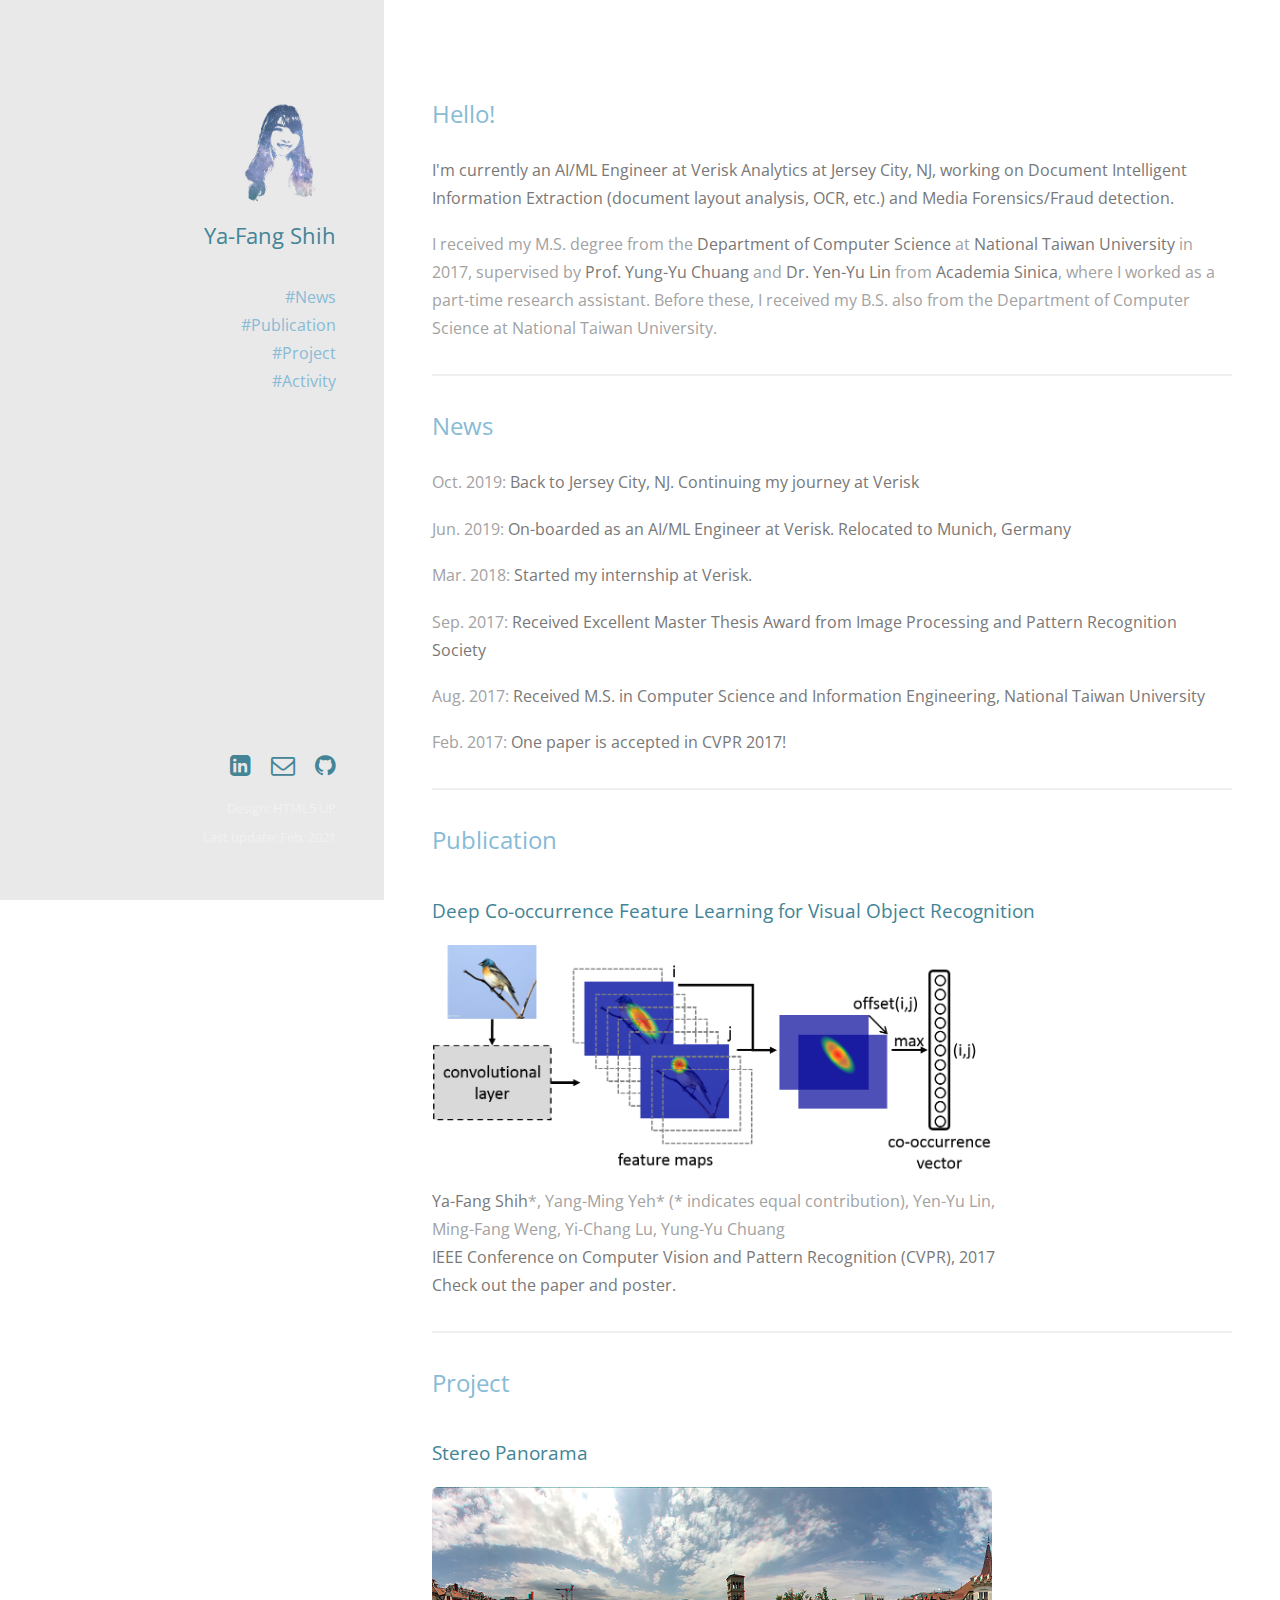
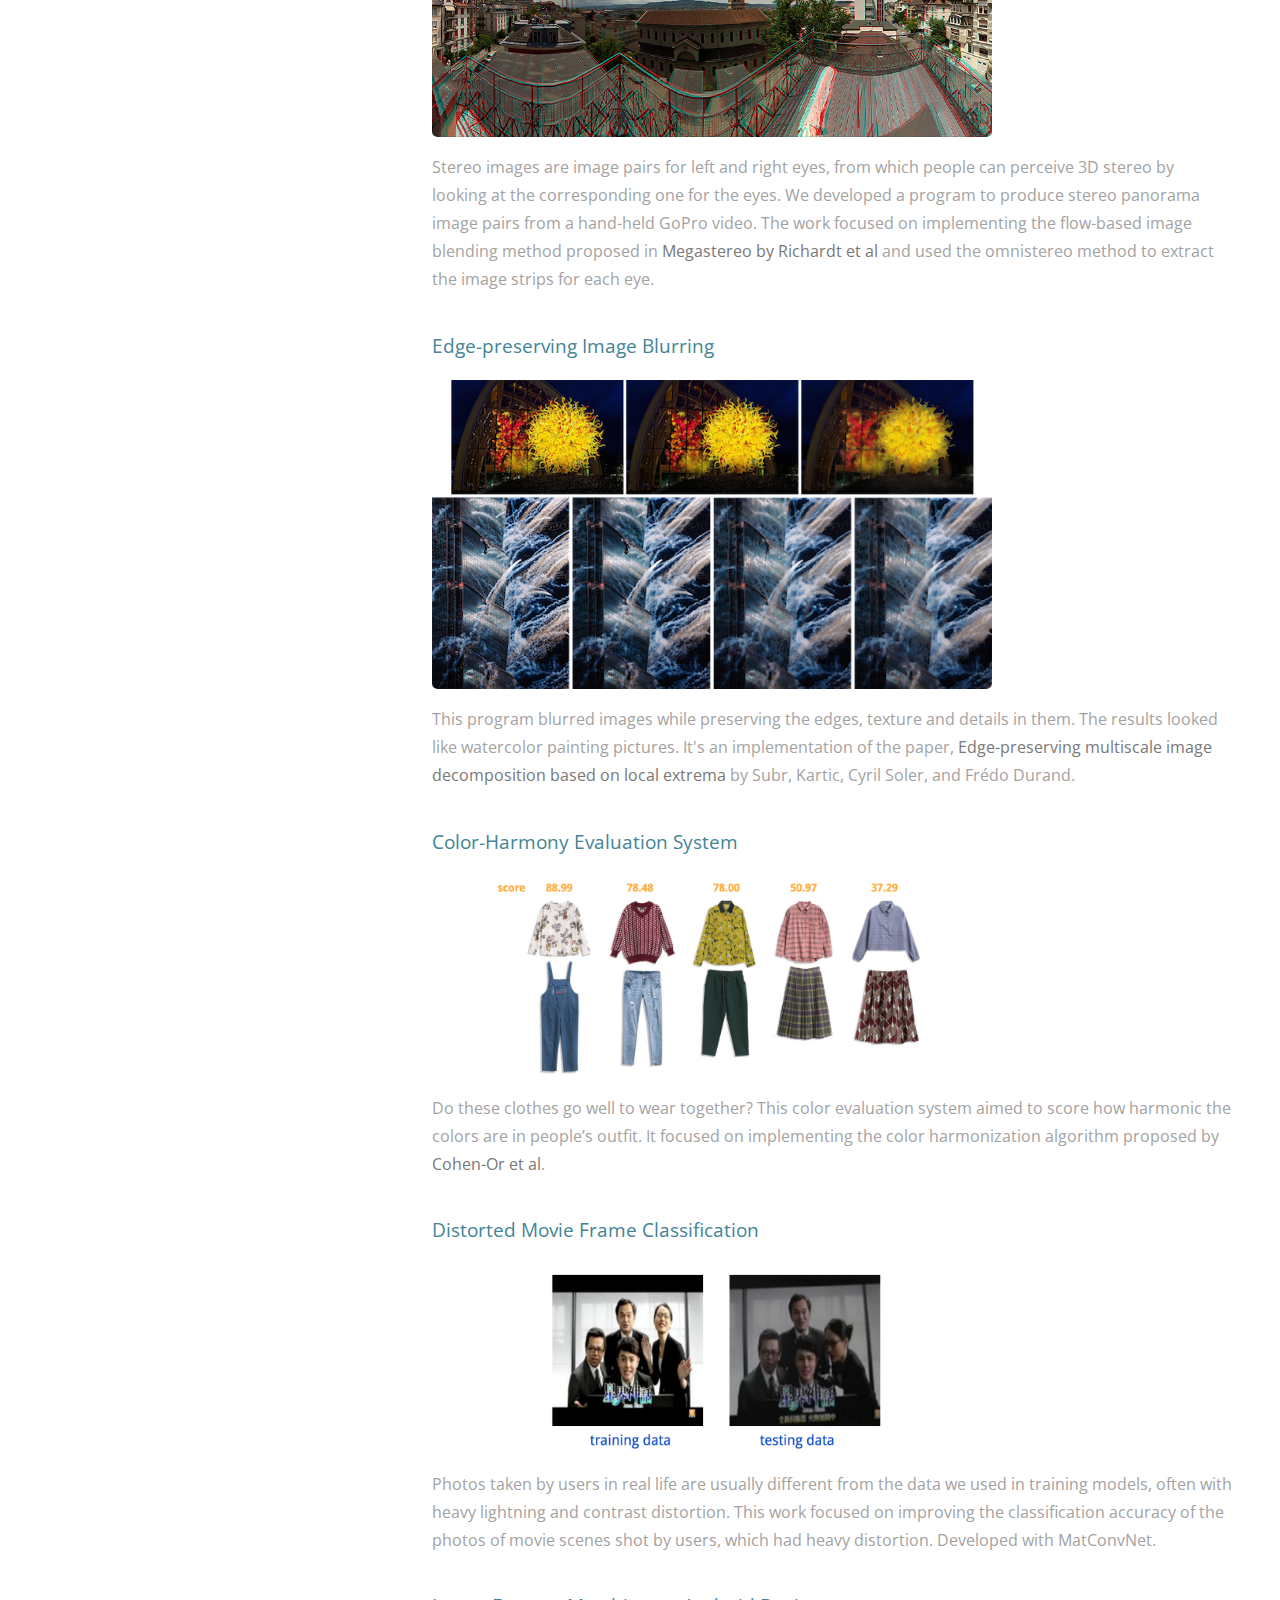
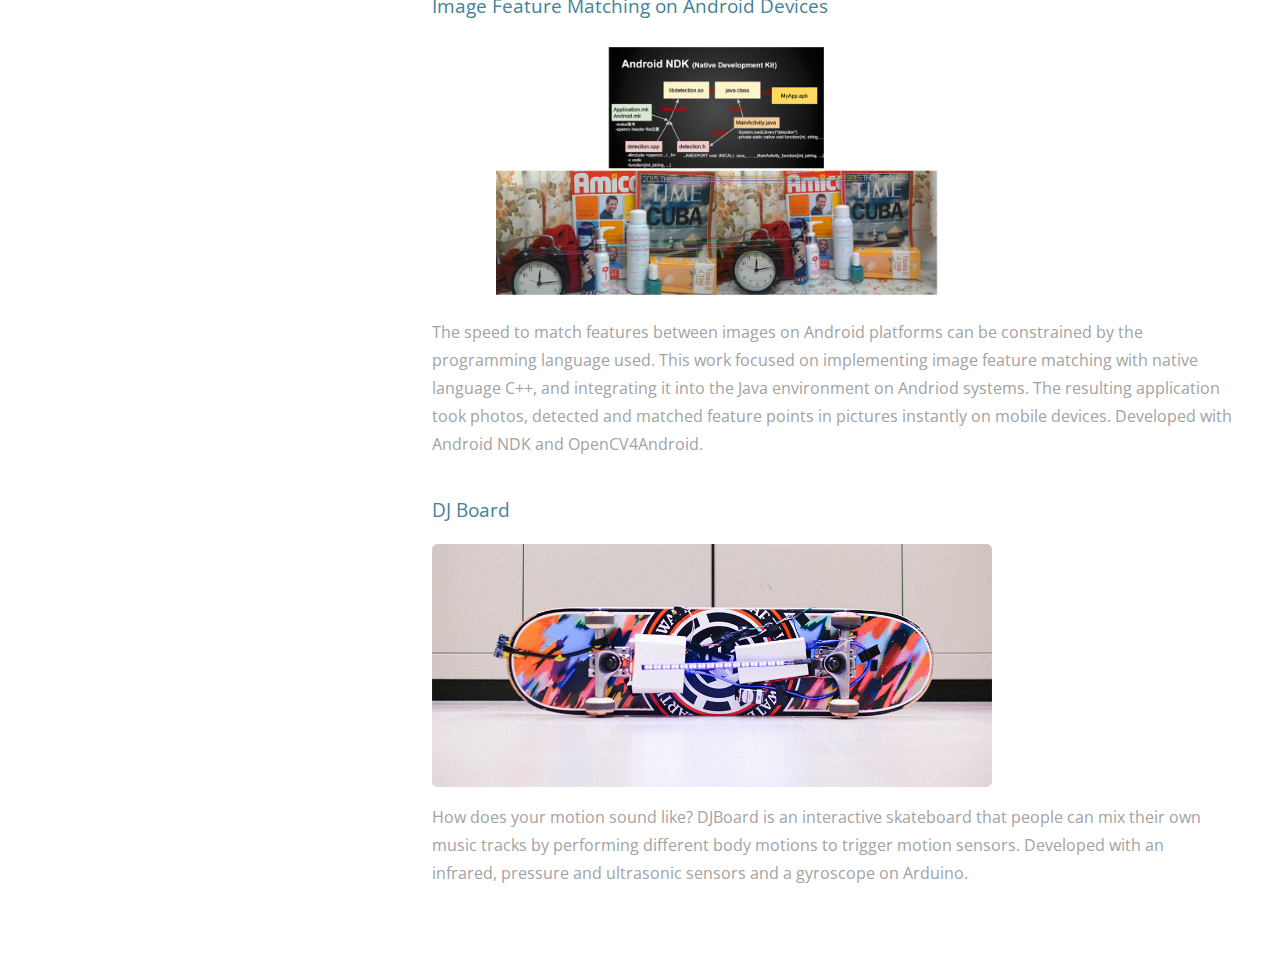
<file: index.html>
<!DOCTYPE HTML>
<!--
	Strata by HTML5 UP
	html5up.net | @ajlkn
	Free for personal and commercial use under the CCA 3.0 license (html5up.net/license)
-->
<html>
	<head>
		<title>Ya-Fang Shih</title>
		<meta charset="utf-8" />
		<meta name="viewport" content="width=device-width, initial-scale=1" />
		<!--[if lte IE 8]><script src="assets/js/ie/html5shiv.js"></script><![endif]-->
		<link rel="stylesheet" href="assets/css/main.css" />
		<link rel="stylesheet" type="text/css" href="https://fonts.googleapis.com/css?family=Lora">
		<link rel="stylesheet" type="text/css" href="https://fonts.googleapis.com/css?family=Open+Sans" />
		<!--[if lte IE 8]><link rel="stylesheet" href="assets/css/ie8.css" /><![endif]-->
	</head>
	<body id="top">

		<!-- Header -->
			<header id="header">
				<div class="inner">
					<a href="index.html#" class="image avatar"><img src="images/logo2.png" alt="" /></a>
					<h1><strong>Ya-Fang Shih</strong></h1>					
					<p><br /><a href="index.html#news">#News</a><br />
						<a href="index.html#publication">#Publication</a><br />
						<a href="index.html#project">#Project</a><br />
						<a href="activity.html">#Activity</a><br />
					</p>
				</div>
			</header>

		<!-- Main -->
			<div id="main">

				<!-- One -->
					<section id="one">
						<header class="major">
							<h4>Hello!</h4>
						</header>
						<p><strong>I'm currently an AI/ML Engineer at Verisk Analytics at Jersey City, NJ, working on Document Intelligent Information Extraction (document layout analysis, OCR, etc.) and Media Forensics/Fraud detection.</strong></p>
						<p>I received my M.S. degree from the <a href="https://www.csie.ntu.edu.tw/">Department of Computer Science</a> at <a href="https://www.ntu.edu.tw/english/index.html">National Taiwan University</a> in 2017, supervised by <a href="https://www.csie.ntu.edu.tw/~cyy/">Prof. Yung-Yu Chuang</a> and <a href="https://www.citi.sinica.edu.tw/pages/yylin/">Dr. Yen-Yu Lin</a> from <a href="https://www.sinica.edu.tw/en">Academia Sinica</a>, where I worked as a part-time research assistant. Before these, I received my B.S. also from the Department of Computer Science at National Taiwan University.</p>
					</section>
					<section id="news">
						<header class="major">
							<h4>News</h4>
						</header>
						<p>Oct. 2019:  <strong>Back to Jersey City, NJ. Continuing my journey at Verisk</strong></p>
						<p>Jun. 2019:  <strong>On-boarded as an AI/ML Engineer at Verisk. Relocated to Munich, Germany</strong></p>
						<p>Mar. 2018:  <strong>Started my internship at Verisk.</strong></p>
						<p>Sep. 2017:  <strong>Received Excellent Master Thesis Award from Image​ ​Processing​ ​and​ ​Pattern​ ​Recognition​ ​Society</strong></p>
						<p>Aug. 2017:  <strong>Received M.S. in Computer Science and Information Engineering, National Taiwan University</strong></p>
						<p>Feb. 2017:  <strong>One paper is accepted in CVPR 2017!</strong></p>
					</section>
					<section id="publication">
						<header class="major">
							<h4>Publication</h4>
						</header>
						<h3>Deep Co-occurrence Feature Learning for Visual Object Recognition</h3><a href="cooc.html"><img src="images/illustration.png"class="image p70" alt="" /></a>
						<p><strong>Ya-Fang Shih</strong>*, Yang-Ming Yeh* (* indicates equal contribution), Yen-Yu Lin,<br /> Ming-Fang Weng, Yi-Chang Lu, Yung-Yu Chuang<br />
						<strong><a href="http://cvpr2017.thecvf.com/">IEEE Conference on Computer Vision and Pattern Recognition (CVPR), 2017</a></strong><br />
						<strong>Check out the <a href="https://openaccess.thecvf.com/content_cvpr_2017/papers/Shih_Deep_Co-Occurrence_Feature_CVPR_2017_paper.pdf">paper</a> and <a href="https://openaccess.thecvf.com/content_cvpr_2017/poster/1676_POSTER.pdf">poster.</a></strong></p>
					</section>
					

				<!-- Two -->
					<section id="project">
						<h4>Project</h4>
						<h3>Stereo Panorama</h3>
						<a href="https://yafangshih.github.io/stereo-pano/"><img src="images/stereopano.png" class="image p70" alt="" /></a>
						<p>Stereo images are image pairs for left and right eyes, from which people can perceive 3D stereo by looking at the corresponding one for the eyes. We developed a program to produce stereo panorama image pairs from a hand-held GoPro video. The work focused on implementing the flow-based image blending method proposed in <a href="http://richardt.name/publications/megastereo/">Megastereo by Richardt et al</a> and used the omnistereo method to extract the image strips for each eye.</p>

						<h3>Edge-preserving Image Blurring</h3>
						<a href="https://github.com/yafangshih/EdgePreserving-Blur"><img src="images/thumbs/edgepreserving.png" class="image p70" alt="" /></a>
						<p>This program blurred images while preserving the edges, texture and details in them. The results looked like watercolor painting pictures. It's an implementation of the paper, <a href="http://maverick.inria.fr/Members/Kartic.Subr/Files/Papers/MultiscaleExtrema.pdf">Edge-preserving multiscale image decomposition based on local extrema</a> by Subr, Kartic, Cyril Soler, and Frédo Durand.</p>

						<h3>Color-Harmony Evaluation System</h3>     
						<img src="images/thumbs/clothes.png" class="image p70" alt="" />
 						<p>Do these clothes go well to wear together? This color evaluation system aimed to score how harmonic the colors are in people’s outfit. It focused on implementing the color harmonization algorithm proposed by <a href="https://igl.ethz.ch/projects/color-harmonization/harmonization.pdf">Cohen-Or et al</a>.</p>

						<h3>Distorted Movie Frame Classification</h3>
						<img src="images/thumbs/dismovie.png" class="image p70" alt="" />
						<p>Photos taken by users in real life are usually different from the data we used in training models, often with heavy lightning and contrast distortion. This work focused on improving the classification accuracy of the photos of movie scenes shot by users, which had heavy distortion. Developed with MatConvNet.</p>

						<h3>Image Feature Matching on Android Devices</h3>
						<img src="images/thumbs/app.png" class="image p70" alt="" />
						<p>The speed to match features between images on Android platforms can be constrained by the programming language used. This work focused on implementing image feature matching with native language C++, and integrating it into the Java environment on Andriod systems. The resulting application took photos, detected and matched feature points in pictures instantly on mobile devices. Developed with Android NDK and OpenCV4Android.</p>

						<h3>DJ Board</h3>
						<a href="http://silviachyou.github.io/DJBoard/"><img src="images/thumbs/dj.png" class="image p70" alt="" /></a>
						<p>How does your motion sound like? DJBoard is an interactive skateboard that people can mix their own music tracks by performing different body motions to trigger motion sensors. Developed with an infrared, pressure and ultrasonic sensors and a gyroscope on Arduino.</p>

						

							<!--<div class="row">
							<article class="12u 12u$(xsmall) work-item">
								<h3>Stereo Panorama <a href="https://yafangshih.github.io/stereo-pano/"> [project page]</a></h3>
								<img src="images/fulls/stereopano.gif" class="image p70" alt="" />
								<p>A program that produces stereo panorama image pairs from a hand-held GoPro video.<br />
								Applied Omnistereo method to extract stereo strips and a flow-based method for image blending.<br /></p>

							</article>
							<article class="12u$ 12u$(xsmall) work-item">
								<h3>Deep Learning Image Classification System</h3>
								<img src="images/thumbs/movie.png" class="image p70" alt="" />

								<p>A system that classifies user-specified images which have heavy lightning and contrast distortion.<br />
								Applied methods that boosted accuracy with 26%. Trained with over 85,000 datas.</p>
							</article>
							<article class="12u 12u$(xsmall) work-item">
								<h3>Image Feature Matching Android App</h3>
								<img src="images/thumbs/androidapp40.png" class="image p70" alt="" />
								
								<p>An Android app that takes photos, detects and matches robust feature points in pictures instantly on mobile devices.<br /> 
									Programmed in C++ and Java. Developed with Android NDK and OpenCV4Android.</p>
							</article>
							<article class="12u$ 12u$(xsmall) work-item">
								<h3>DJ Board <a href="http://silviachyou.github.io/DJBoard/">[project page]</a></h3>
								<img src="images/thumbs/dj.png" class="image p70" alt="" />
								
								<p>A skateboard with Arduino that receives inputs of the user’s body motion to trigger different types of music effects.<br />
									Developed with an infrared sensor, pressure and ultrasonic sensors and a gyroscope on Arduino.</p>
									
							</article>
						
						</div>-->
<!--						<ul class="actions">
							<li><a href="#" class="button">Full Portfolio</a></li>
						</ul>
-->



			</div>

		<!-- Footer -->
			<footer id="footer">
				<div class="inner">
					<ul class="icons">
						<li><a href="https://www.linkedin.com/in/yafangshih/"> <i class="icon fa-linkedin-square" aria-hidden="true"></i></a></li>
						<li><a href="mailto:yfshih.tw@gmail.com" class="icon fa-envelope-o"><span class="label">Email</span></a></li>
						<li><a href="https://github.com/yafangshih" class="icon fa-github"><span class="label">github</span></a></li>						
						
					</ul>
					<ul class="copyright">
						<!--<li>&copy; Ya Fang Shih</li><li>Design: <a href="http://html5up.net">HTML5 UP</a></li>-->
						<li>Design: <a href="http://html5up.net">HTML5 UP</a></li>
						<li>Last update: Feb, 2021</li>
					</ul>
				</div>
			</footer>

		<!-- Scripts -->
			<script src="assets/js/jquery.min.js"></script>
			<script src="assets/js/jquery.poptrox.min.js"></script>
			<script src="assets/js/skel.min.js"></script>
			<script src="assets/js/util.js"></script>
			<!--[if lte IE 8]><script src="assets/js/ie/respond.min.js"></script><![endif]-->
			<script src="assets/js/main.js"></script>
			<script>
  (function(i,s,o,g,r,a,m){i['GoogleAnalyticsObject']=r;i[r]=i[r]||function(){
  (i[r].q=i[r].q||[]).push(arguments)},i[r].l=1*new Date();a=s.createElement(o),
  m=s.getElementsByTagName(o)[0];a.async=1;a.src=g;m.parentNode.insertBefore(a,m)
  })(window,document,'script','https://www.google-analytics.com/analytics.js','ga');

  ga('create', 'UA-55034971-2', 'auto');
  ga('send', 'pageview');

</script>
	</body>
</html>
</file>
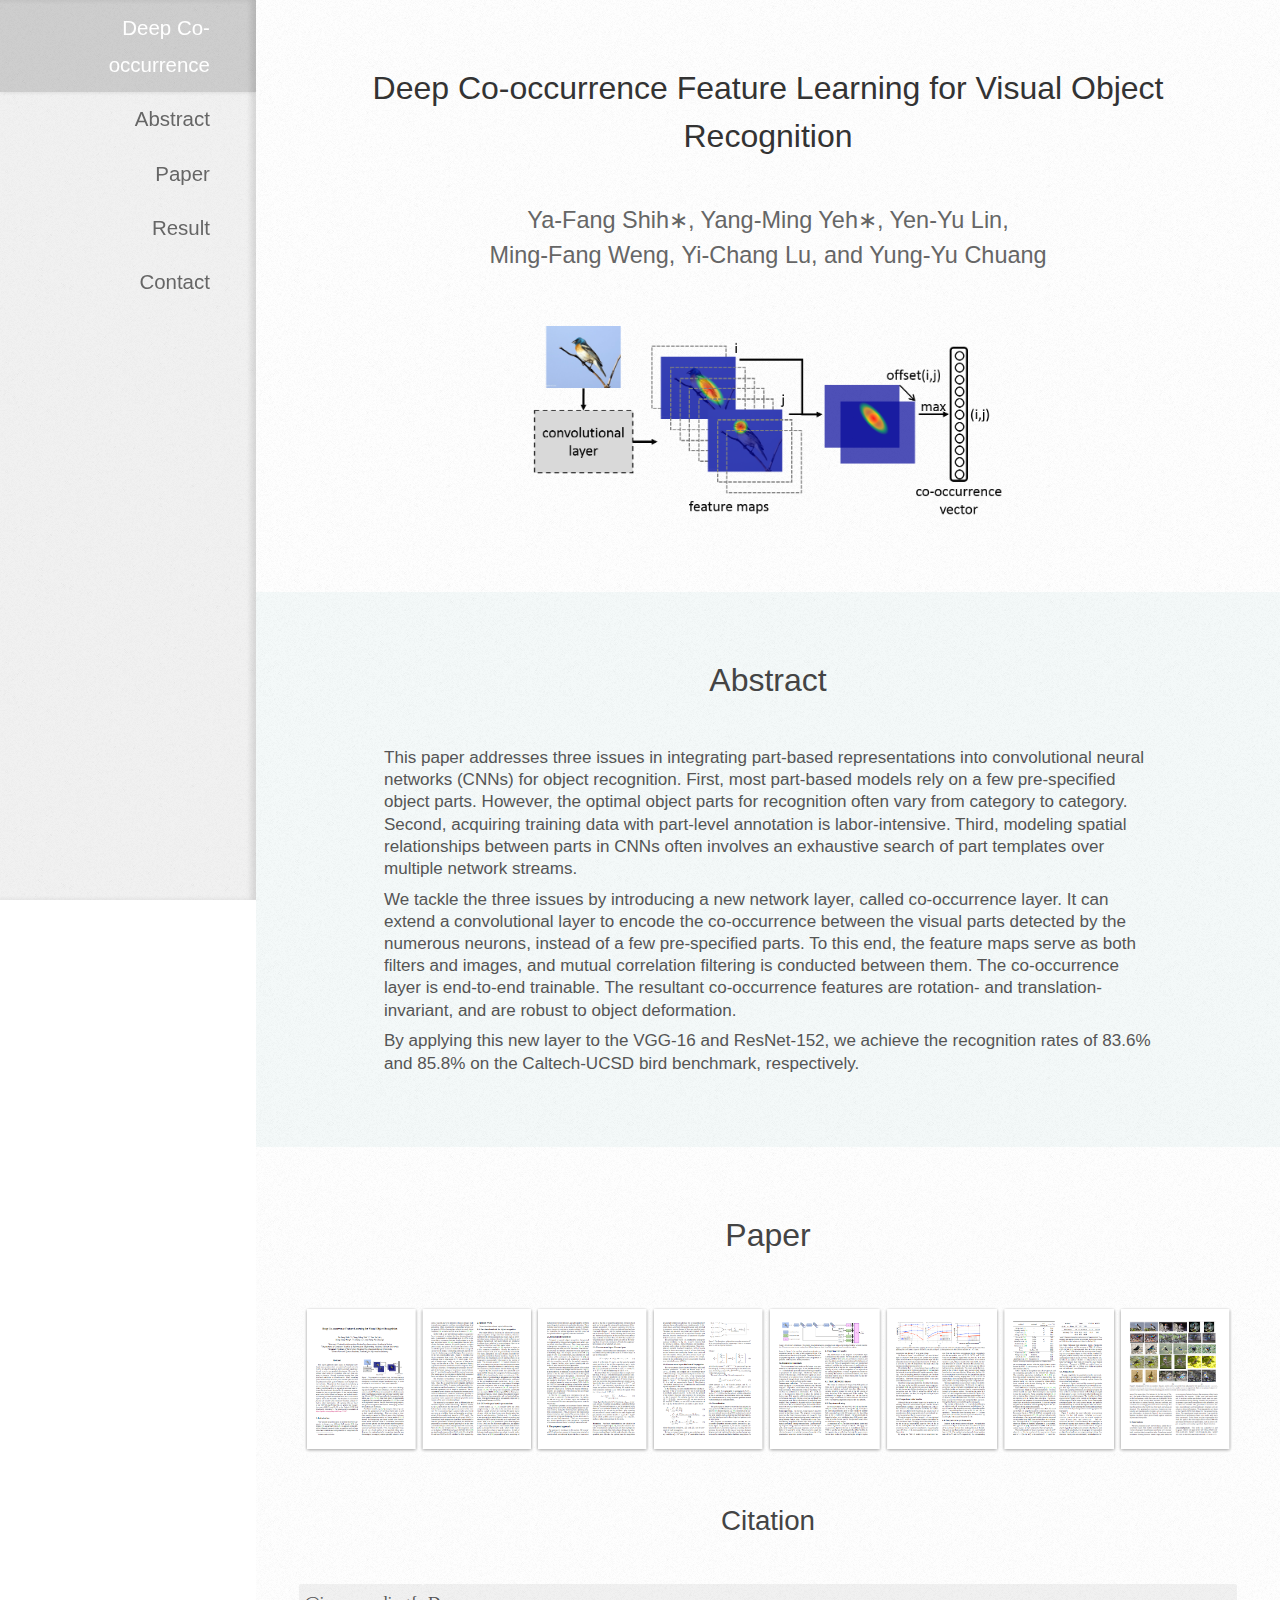
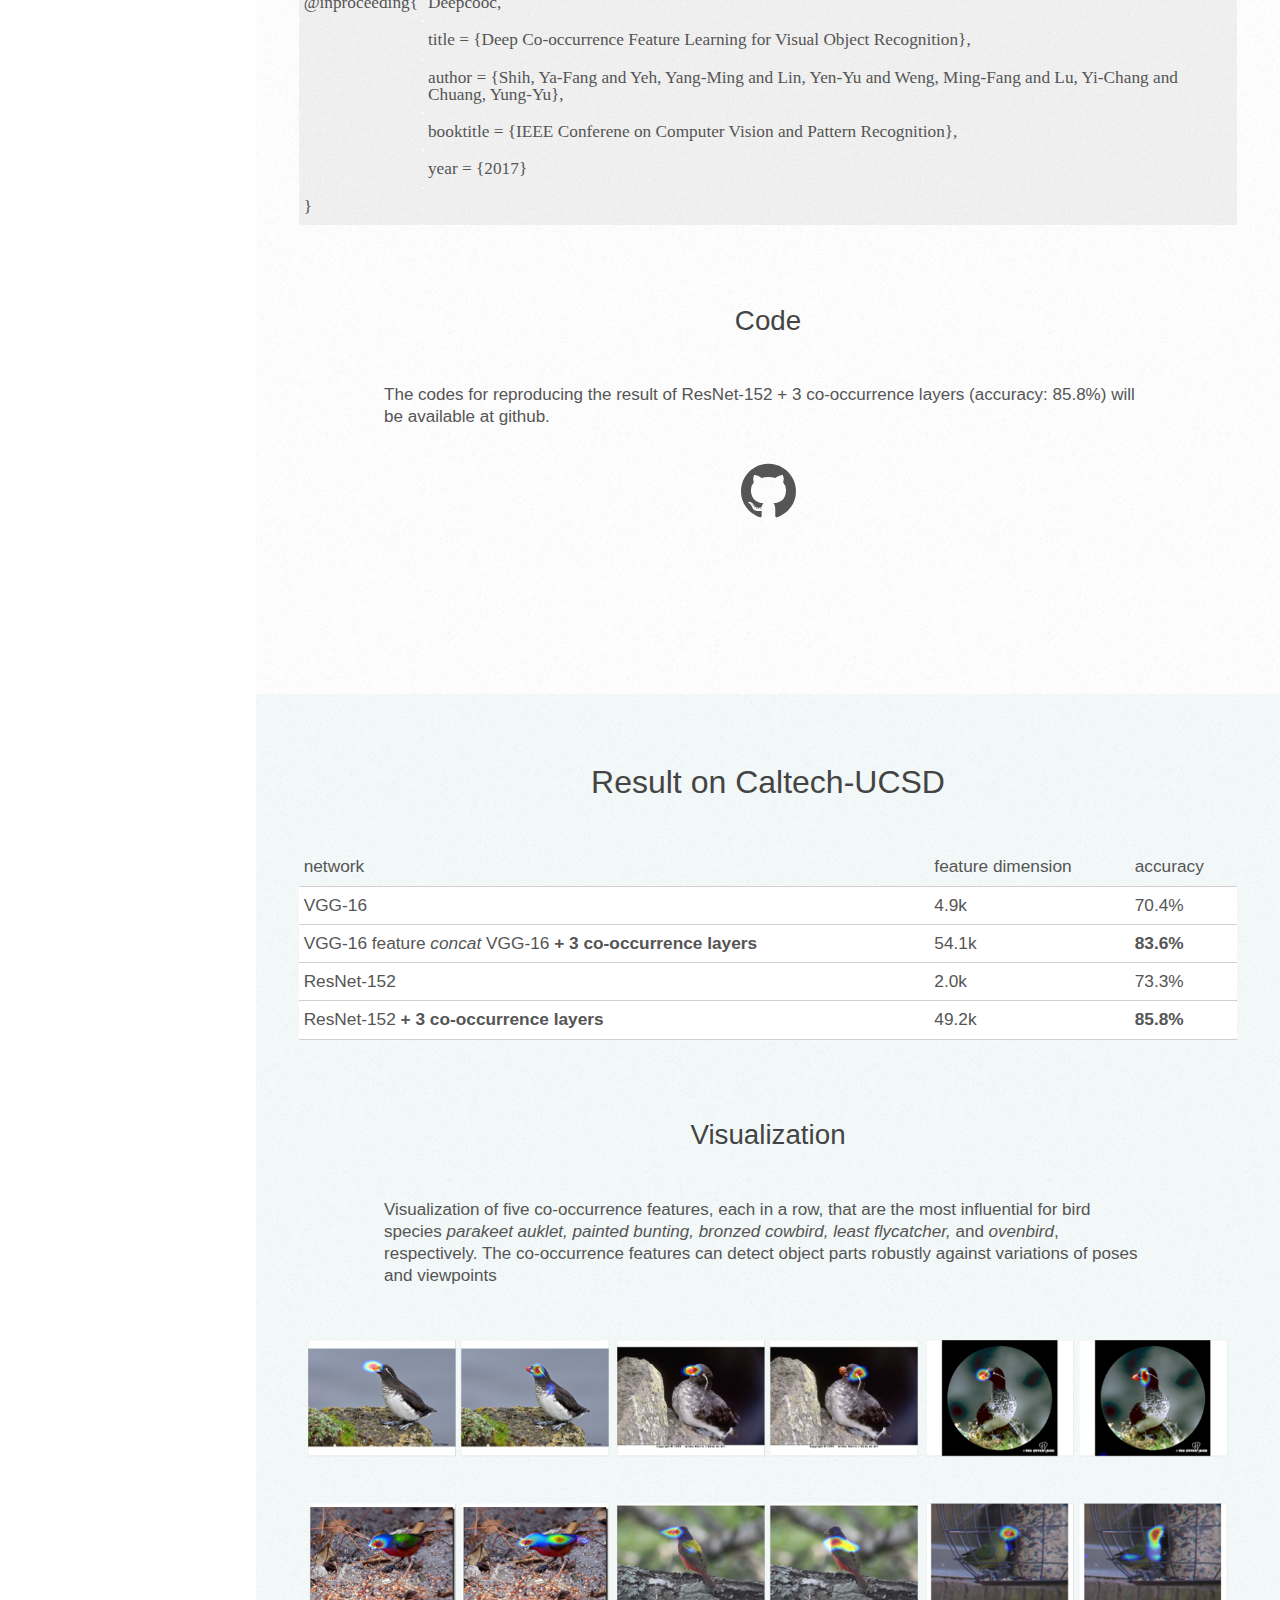
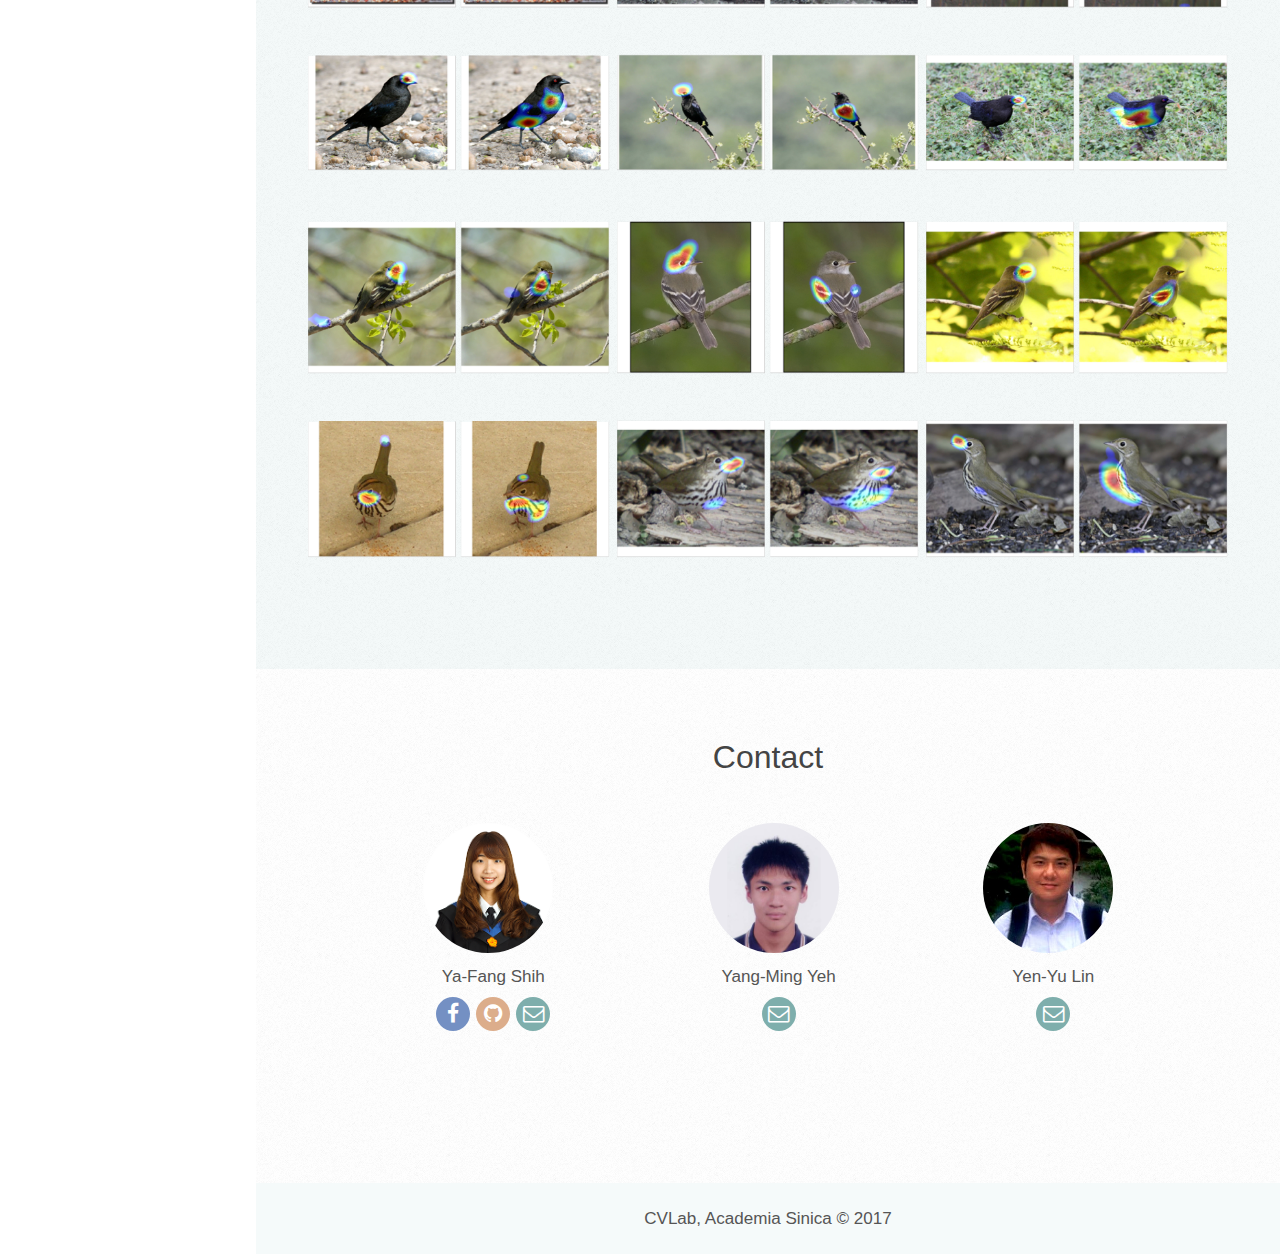
<file: Deep-COOC/index.html>
<!DOCTYPE HTML>
<!--
	This website page is modified by Ya-Fang Shih from the theme Prologue provided by HTML5 UP.
	Apr. 25, 2017

	Prologue by HTML5 UP
	html5up.net | @ajlkn
	Free for personal and commercial use under the CCA 3.0 license (html5up.net/license)
-->
<html>
	<head>
		<title>Deep Co-occurrence Feature Learning for Visual Object Recognition</title>
		<meta charset="utf-8" />
		<meta name="viewport" content="width=device-width, initial-scale=1" />
		<!--[if lte IE 8]><script src="assets/js/ie/html5shiv.js"></script><![endif]-->
		<link rel="stylesheet" href="assets/css/main.css" />
		<link rel="stylesheet" href="assets/css/extra.css" />
		<!--[if lte IE 8]><link rel="stylesheet" href="assets/css/ie8.css" /><![endif]-->
		<!--[if lte IE 9]><link rel="stylesheet" href="assets/css/ie9.css" /><![endif]-->
	</head>
	<body>

		<!-- Header -->
			<div id="header">

				<div class="top">
					<!-- Nav -->
						<nav id="nav">
							<ul>
								<li><a href="#home" id="home-link" class="skel-layers-ignoreHref"><span>Deep Co-occurrence</span></a></li>
								<li><a href="#abstract" id="abstract-link" class="skel-layers-ignoreHref"><span>Abstract</span></a></li>
								<li><a href="#paper" id="paper-link" class="skel-layers-ignoreHref"><span>Paper</span></a></li>
								<li><a href="#result" id="result-link" class="skel-layers-ignoreHref"><span>Result</span></a></li>
								<li><a href="#contact" id="contact-link" class="skel-layers-ignoreHref"><span>Contact</span></a></li>
							</ul>
						</nav>

				</div>
			</div>

		<!-- Main -->
			<div id="main">

				<!-- Intro -->
					<section id="home" class="one"> 
						<div class="container">

							<header>
								<h2 class="alt"><strong>Deep Co-occurrence Feature Learning for Visual Object Recognition</strong></a><br /></h2>
							</header>
							<header>
								<h4>Ya-Fang Shih∗, Yang-Ming Yeh∗, Yen-Yu Lin, <br />Ming-Fang Weng, Yi-Chang Lu, and Yung-Yu Chuang</h4>
							</header>
							<img class="image illus" src="images/illustration.png" alt="" />
						</div>
					</section>

				<!-- Portfolio -->
					<section id="abstract" class="two">
						<div class="container">

							<header>
								<h3>Abstract</h3>
							</header>

							<p>This paper addresses three issues in integrating part-based representations into convolutional neural networks (CNNs) for object recognition. First, most part-based models rely on a few pre-specified object parts. However, the optimal object parts for recognition often vary from category to category. Second, acquiring training data with part-level annotation is labor-intensive. Third, modeling spatial relationships between parts in CNNs often involves an exhaustive search of part templates over multiple network streams. </p>
							<p>We tackle the three issues by introducing a new network layer, called co-occurrence layer. It can extend a convolutional layer to encode the co-occurrence between the visual parts detected by the numerous neurons, instead of a few pre-specified parts. To this end, the feature maps serve as both filters and images, and mutual correlation filtering is conducted between them. The co-occurrence layer is end-to-end trainable. The resultant co-occurrence features are rotation- and translation-invariant, and are robust to object deformation. </p>
							<p>By applying this new layer to the VGG-16 and ResNet-152, we achieve the recognition rates of 83.6% and 85.8% on the Caltech-UCSD bird benchmark, respectively.</p>

						</div>
					</section>

				<!-- About Me -->
					<section id="paper" class="one">
						<div class="container">

							<header>
								<h3>Paper</h3>
							</header>

							<a target="_blank" href="file/Deep Co-occurrence Feature Learning for Visual Object Recognition.pdf" class="image featured"><img src="images/coocpaperthumbnail.png" alt="" /></a>
							
							<header>
							<h5>Citation</h5> 
							</header>
						
						<div class="responsive-table">
						      <table class="cite">
						        <tbody>
					        	<tr>
					            <td>@inproceeding{</td>
					            <td>Deepcooc, </td>
						          </tr>
						          <tr>
						            <td></td>
						            <td>title = {Deep Co-occurrence Feature Learning for Visual Object Recognition}, </td>
						          </tr>
						          <tr>
						            <td></td>
						            <td>author = {Shih, Ya-Fang and Yeh, Yang-Ming and Lin, Yen-Yu and Weng, Ming-Fang and Lu, Yi-Chang and Chuang, Yung-Yu},</td>
						          </tr>
						           <tr>
						            <td></td>
						            <td>booktitle = {IEEE Conferene on Computer Vision and Pattern Recognition},</td>
						          </tr>
						          <tr>
						            <td></td>
						            <td>year = {2017}</td>
						          </tr>
						          <tr>
					            <td>}</td>
					            <td></td>
						          </tr>
						        </tbody>
						      </table>
						</div>

						<br/><br/>
						<header>
						<h5>Code</h5> 
						</header>
						<ul class="icons">
						<li><p>The codes for reproducing the result of ResNet-152 + 3 co-occurrence layers (accuracy: 85.8%) will be available at github.<br /><br /></p><a target="_blank" href="https://github.com/yafangshih/Deep-COOC" class="icon label2 fa-github"><span class="label">Github</span></a></li>
						</ul>
					</div>
					</section>

				<!-- Contact -->
					<section id="result" class="two">
						<div class="container">

							<header>
								<h3>Result on Caltech-UCSD</h3> 
							</header>

						<div class="responsive-table">
						      <table class="bordered striped">
						        <thead>
						          <tr>
						              <th data-field="net">network</th>
						              <th data-field="dim">feature dimension</th>
						              <th data-field="acc">accuracy</th>
						          </tr>
						        </thead>
						        <tbody>
					        	  <tr>
						            <td>VGG-16</td>
						            <td>4.9k</td>
						            <td>70.4%</td>
						          </tr>	
						          <tr>
						            <td>VGG-16 feature <i>concat</i> VGG-16 <span style="font-weight:bold;">+ 3 co-occurrence layers</span></td>
						            <td>54.1k</td>
						            <td><span style="font-weight:bold;">83.6%</span></td>
						          </tr>		
						          <tr>
						            <td>ResNet-152</td>
						            <td>2.0k</td>
						            <td>73.3%</td>
						          </tr>

						          <tr>
						            <td>ResNet-152 <span style="font-weight:bold;">+ 3 co-occurrence layers</span></td>
						            <td>49.2k</td>
						            <td><span style="font-weight:bold;">85.8%</span></td>
						          </tr>
						        </tbody>
						      </table>
						</div>
						<br/><br/>
						<header>
							<h5>Visualization</h5> 
						</header>
						<p>Visualization of five co-occurrence features, each in a row, that are the most influential for bird species <i>parakeet auklet, painted bunting, bronzed cowbird, least flycatcher, </i>and <i>ovenbird</i>, respectively. The co-occurrence features can detect object parts robustly against variations of poses and viewpoints</p><br />

						<img class="image featured" src="images/visualization/1.png" alt="" />
						<img class="image featured" src="images/visualization/2.png" alt="" />
						<img class="image featured" src="images/visualization/3.png" alt="" />
						<img class="image featured" src="images/visualization/4.png" alt="" />
						<img class="image featured" src="images/visualization/5.png" alt="" />
						
						</div>
					</section>

					<section id="contact" class="one">
						<div class="container">

							<header>
								<h3>Contact</h3>
							</header>

							<ul id = "member-list">
								<li>
									<div class= "member">
										<a target="_blank" href="https://yafangshih.github.io"><img src="images/yfshih.png"/></a>
										<p> Ya-Fang Shih </p>
										<ul class="icons">
										<li><a href="https://www.facebook.com/yafang.shih.tw" class="icon circle fa-facebook"><span class="label">Facebook</span></a></li>
										<li><a href="https://github.com/yafangshih" class="icon circle fa-github"><span class="label">Github</span></a></li>
										<li><a href="mailto:yfshih.tw@gmail.com" class="icon circle fa-envelope-o"><span class="label">Email</span></a></li>
										</ul>
									</div>
								</li>
								<li>
									<div class= "member">
										<a target="_blank" href="http://cvlab.citi.sinica.edu.tw/people"><img src="images/ymyeh.png"/></a>
										<p> Yang-Ming Yeh </p>
										<ul class="icons">
										<li><a href="mailto:adamyeh@iis.sinica.edu.tw" class="icon circle fa-envelope-o"><span class="label">Email</span></a></li>
									</ul>
									</div>
								</li>
								<li>
									<div class= "member">
										<a target="_blank" href="https://www.citi.sinica.edu.tw/pages/yylin/"><img src="images/yylin.jpg"/></a>
										<p> Yen-Yu Lin </p>
										<ul class="icons">
										<li><a href="mailto:yylin@citi.sinica.edu.tw" class="icon circle fa-envelope-o"><span class="label">Email</span></a></li>
									</ul>
									</div>
								</li>
								</ul>

						</div>
					</section>

			</div>

		<!-- Footer -->
			<div id="footer">

				<!-- Copyright -->
					<ul class="copyright">
						<li>CVLab, Academia Sinica &copy; 2017</li>
					</ul>

			</div>

		<!-- Scripts -->
			<script src="assets/js/jquery.min.js"></script>
			<script src="assets/js/jquery.scrolly.min.js"></script>
			<script src="assets/js/jquery.scrollzer.min.js"></script>
			<script src="assets/js/skel.min.js"></script>
			<script src="assets/js/util.js"></script>
			<!--[if lte IE 8]><script src="assets/js/ie/respond.min.js"></script><![endif]-->
			<script src="assets/js/main.js"></script>

	</body>
</html>
</file>
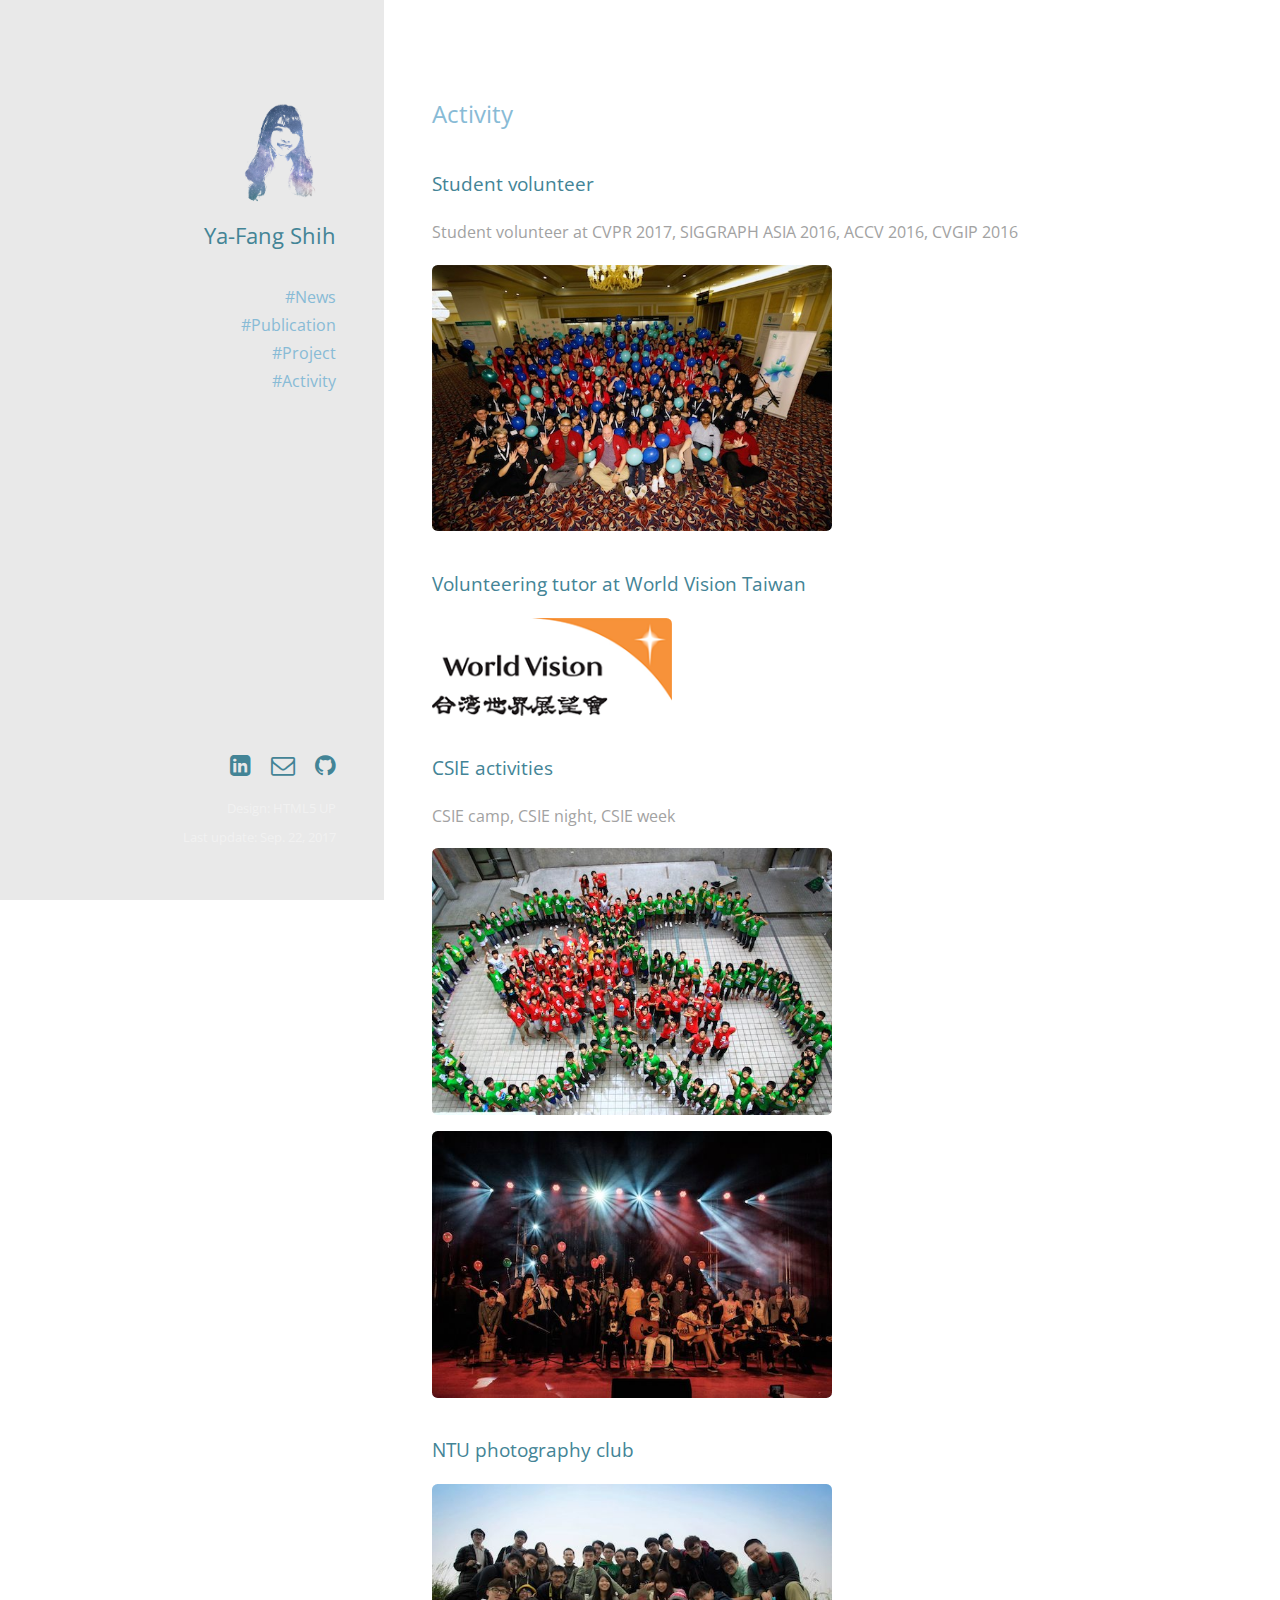
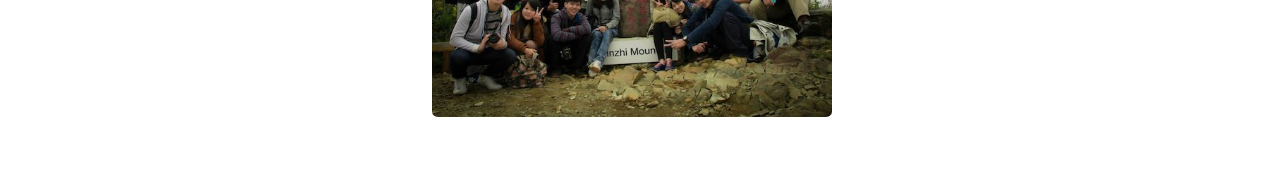
<file: activity.html>
<!DOCTYPE HTML>
<!--
	Strata by HTML5 UP
	html5up.net | @ajlkn
	Free for personal and commercial use under the CCA 3.0 license (html5up.net/license)
-->
<html>
	<head>
		<title>Ya-Fang Shih</title>
		<meta charset="utf-8" />
		<meta name="viewport" content="width=device-width, initial-scale=1" />
		<!--[if lte IE 8]><script src="assets/js/ie/html5shiv.js"></script><![endif]-->
		<link rel="stylesheet" href="assets/css/main.css" />
		<link rel="stylesheet" type="text/css" href="https://fonts.googleapis.com/css?family=Lora">
		<link rel="stylesheet" type="text/css" href="//fonts.googleapis.com/css?family=Open+Sans" />
		<!--[if lte IE 8]><link rel="stylesheet" href="assets/css/ie8.css" /><![endif]-->
	</head>
	<body id="top">

		<!-- Header -->
			<header id="header">
				<div class="inner">
					<a href="index.html#" class="image avatar"><img src="images/logo2.png" alt="" /></a>
					<h1><strong>Ya-Fang Shih</strong></h1>
					
					<p><br /><a href="index.html#news">#News</a><br />
						<a href="index.html#publication">#Publication</a><br />
						<a href="index.html#project">#Project</a><br />
						<a href="activity.html">#Activity</a><br />
					</p>

				</div>
			</header>

		<!-- Main -->
			<div id="main">

		
					<section id="activity">
						<h4>Activity</h4>
						<h3>Student volunteer</h3>
						<p>Student volunteer at CVPR 2017, SIGGRAPH ASIA 2016, ACCV 2016, CVGIP 2016</p>
						<img src="images/SASV3.JPG" class="image p50" alt="" />
						<h3>Volunteering tutor at World Vision Taiwan</h3>
						<img src="images/wvlogo.png" class="image p30" alt="" />
						<h3>CSIE activities</h3>
						<p>CSIE camp, CSIE night, CSIE week</p>
						<img src="images/csiecamp.jpg" class="image p50" alt="" />
						<img src="images/csienight.jpg" class="image p50" alt="" />
						<h3>NTU photography club</h3>
						<img src="images/ntuphoto.jpg" class="image p50" alt="" />

					</section>


			</div>

		<!-- Footer -->
			<footer id="footer">
				<div class="inner">
					<ul class="icons">
						<li><a href="https://www.linkedin.com/in/yafangshih/"> <i class="icon fa-linkedin-square" aria-hidden="true"></i></a></li>
						<li><a href="mailto:yfshih.tw@gmail.com" class="icon fa-envelope-o"><span class="label">Email</span></a></li>
						<li><a href="https://github.com/yafangshih" class="icon fa-github"><span class="label">github</span></a></li>
						
						
					</ul>
					<ul class="copyright">
						<!--<li>&copy; Ya Fang Shih</li><li>Design: <a href="http://html5up.net">HTML5 UP</a></li>-->
						<li>Design: <a href="http://html5up.net">HTML5 UP</a></li>
						<li>Last update: Sep. 22, 2017</li>
					</ul>
				</div>
			</footer>

		<!-- Scripts -->
			<script src="assets/js/jquery.min.js"></script>
			<script src="assets/js/jquery.poptrox.min.js"></script>
			<script src="assets/js/skel.min.js"></script>
			<script src="assets/js/util.js"></script>
			<!--[if lte IE 8]><script src="assets/js/ie/respond.min.js"></script><![endif]-->
			<script src="assets/js/main.js"></script>
			<script>
  (function(i,s,o,g,r,a,m){i['GoogleAnalyticsObject']=r;i[r]=i[r]||function(){
  (i[r].q=i[r].q||[]).push(arguments)},i[r].l=1*new Date();a=s.createElement(o),
  m=s.getElementsByTagName(o)[0];a.async=1;a.src=g;m.parentNode.insertBefore(a,m)
  })(window,document,'script','https://www.google-analytics.com/analytics.js','ga');

  ga('create', 'UA-55034971-2', 'auto');
  ga('send', 'pageview');

</script>
	</body>
</html>
</file>
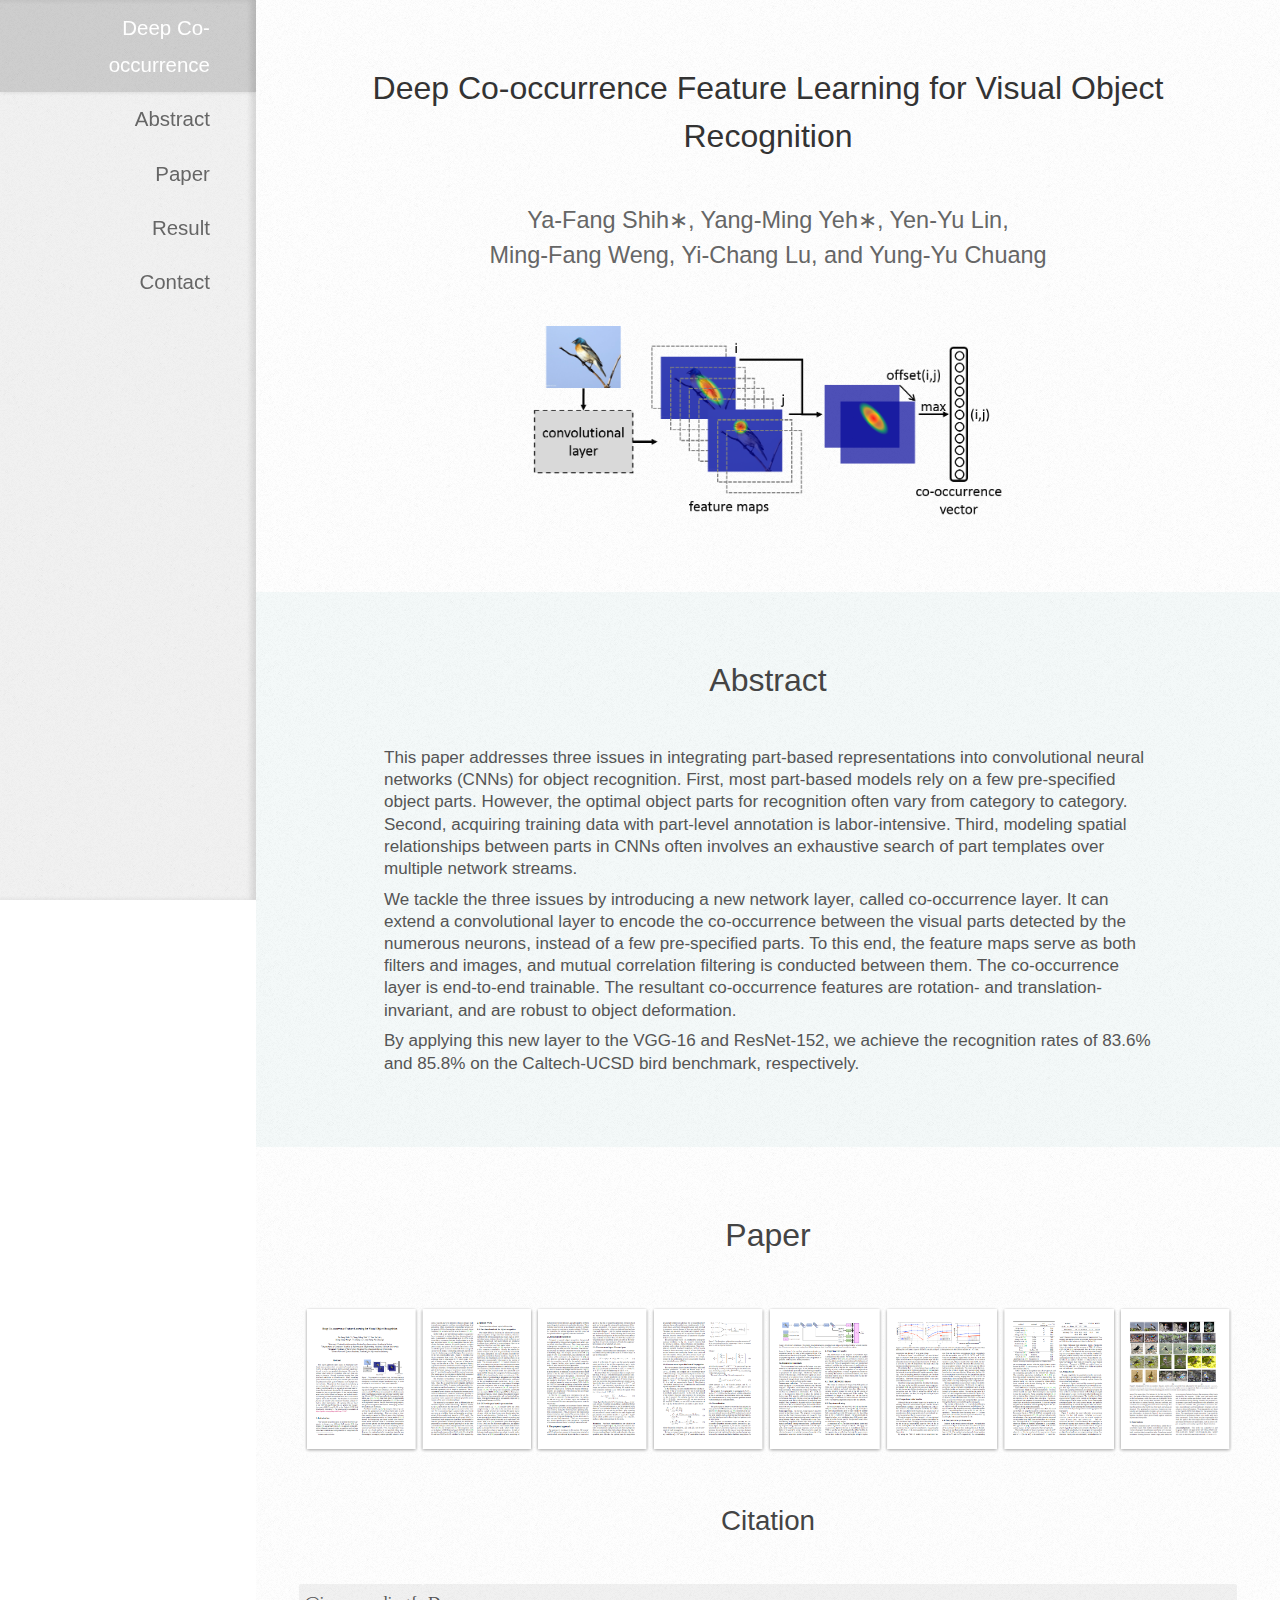
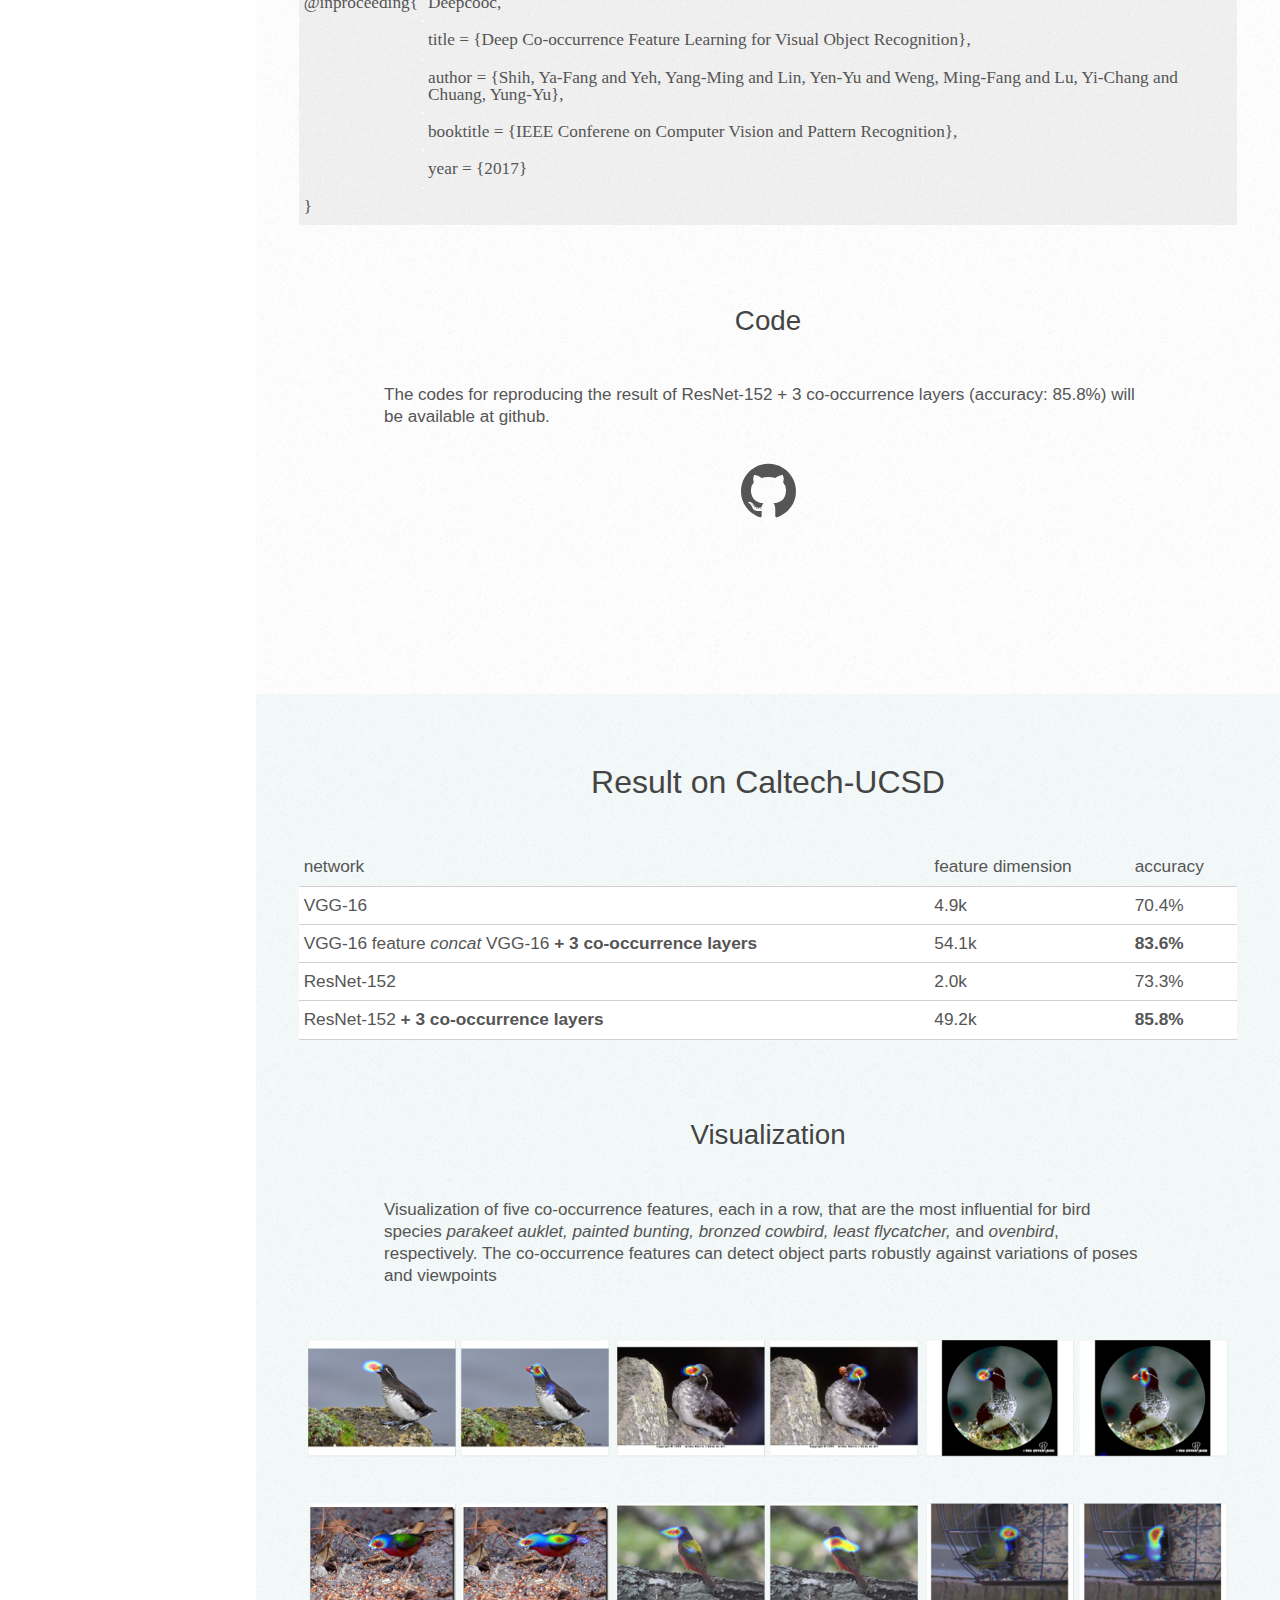
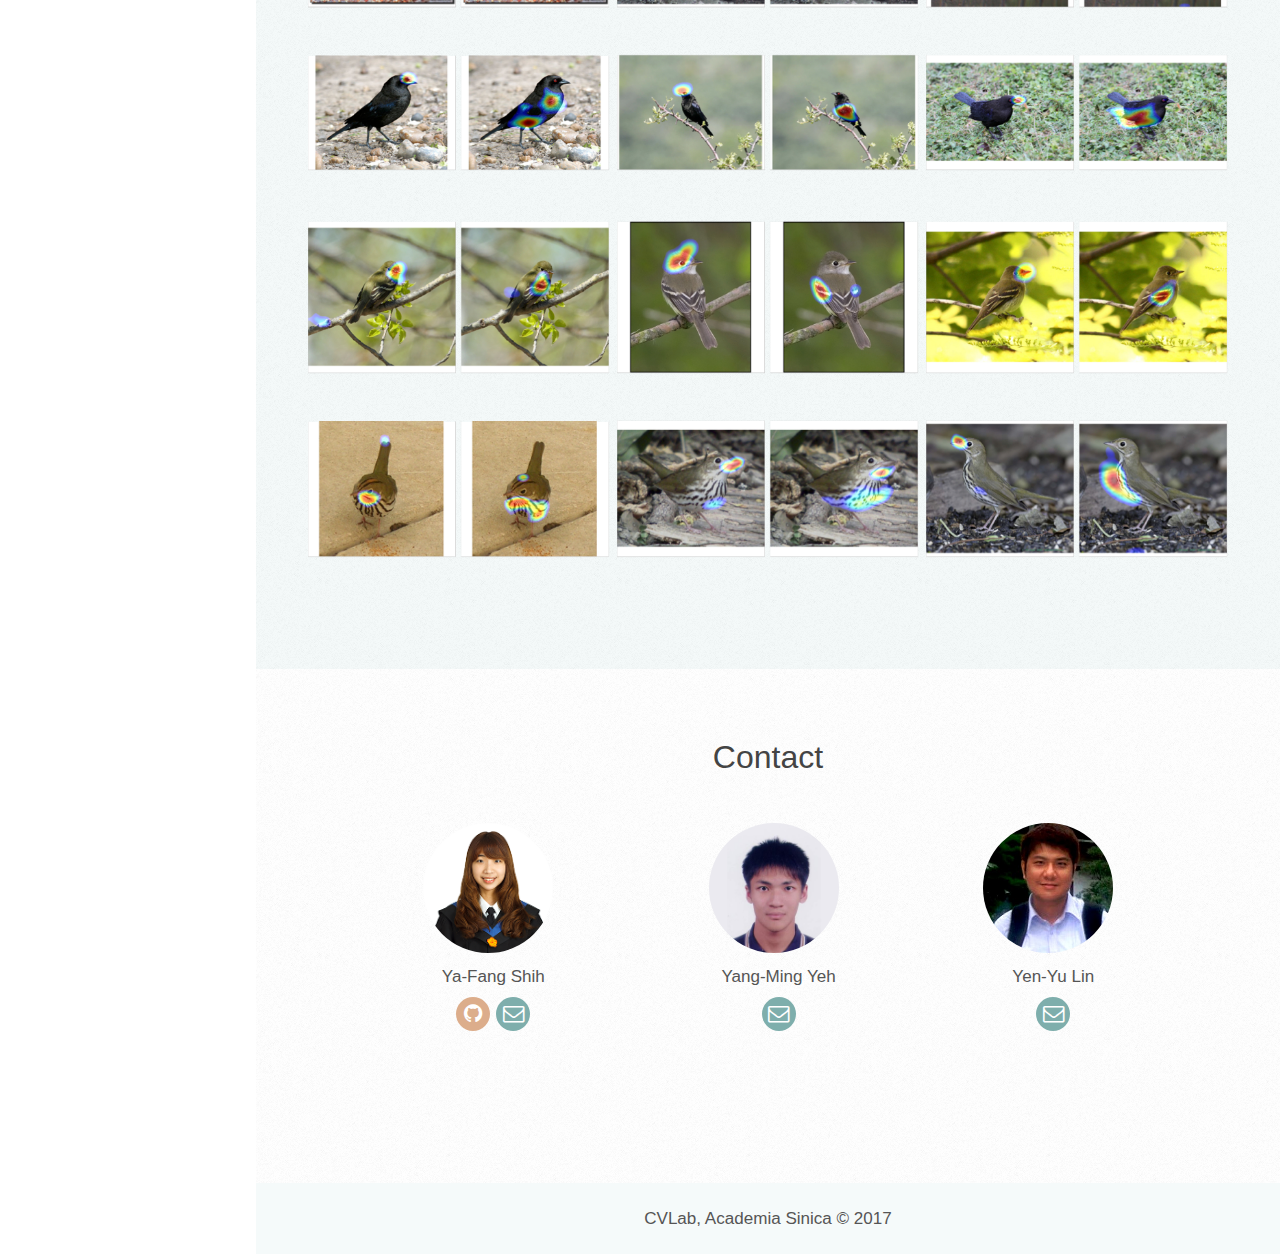
<file: cooc.html>
<!DOCTYPE HTML>
<!--
	This website page is modified by Ya-Fang Shih from the theme Prologue provided by HTML5 UP.
	Apr. 25, 2017

	Prologue by HTML5 UP
	html5up.net | @ajlkn
	Free for personal and commercial use under the CCA 3.0 license (html5up.net/license)
-->
<html>
	<head>
		<title>Deep Co-occurrence Feature Learning for Visual Object Recognition</title>
		<meta charset="utf-8" />
		<meta name="viewport" content="width=device-width, initial-scale=1" />
		<!--[if lte IE 8]><script src="assets/js/ie/html5shiv.js"></script><![endif]-->
		<link rel="stylesheet" href="Deep-COOC/assets/css/main.css" />
		<link rel="stylesheet" href="Deep-COOC/assets/css/extra.css" />
		<!--[if lte IE 8]><link rel="stylesheet" href="assets/css/ie8.css" /><![endif]-->
		<!--[if lte IE 9]><link rel="stylesheet" href="assets/css/ie9.css" /><![endif]-->
	</head>
	<body>

		<!-- Header -->
			<div id="header">

				<div class="top">
					<!-- Nav -->
						<nav id="nav">
							<ul>
								<li><a href="#home" id="home-link" class="skel-layers-ignoreHref"><span>Deep Co-occurrence</span></a></li>
								<li><a href="#abstract" id="abstract-link" class="skel-layers-ignoreHref"><span>Abstract</span></a></li>
								<li><a href="#paper" id="paper-link" class="skel-layers-ignoreHref"><span>Paper</span></a></li>
								<li><a href="#result" id="result-link" class="skel-layers-ignoreHref"><span>Result</span></a></li>
								<li><a href="#contact" id="contact-link" class="skel-layers-ignoreHref"><span>Contact</span></a></li>
							</ul>
						</nav>

				</div>
			</div>

		<!-- Main -->
			<div id="main">

				<!-- Intro -->
					<section id="home" class="one"> 
						<div class="container">

							<header>
								<h2 class="alt"><strong>Deep Co-occurrence Feature Learning for Visual Object Recognition</strong></a><br /></h2>
							</header>
							<header>
								<h4>Ya-Fang Shih∗, Yang-Ming Yeh∗, Yen-Yu Lin, <br />Ming-Fang Weng, Yi-Chang Lu, and Yung-Yu Chuang</h4>
							</header>
							<img class="image illus" src="Deep-COOC/images/illustration.png" alt="" />
						</div>
					</section>

				<!-- Portfolio -->
					<section id="abstract" class="two">
						<div class="container">

							<header>
								<h3>Abstract</h3>
							</header>

							<p>This paper addresses three issues in integrating part-based representations into convolutional neural networks (CNNs) for object recognition. First, most part-based models rely on a few pre-specified object parts. However, the optimal object parts for recognition often vary from category to category. Second, acquiring training data with part-level annotation is labor-intensive. Third, modeling spatial relationships between parts in CNNs often involves an exhaustive search of part templates over multiple network streams. </p>
							<p>We tackle the three issues by introducing a new network layer, called co-occurrence layer. It can extend a convolutional layer to encode the co-occurrence between the visual parts detected by the numerous neurons, instead of a few pre-specified parts. To this end, the feature maps serve as both filters and images, and mutual correlation filtering is conducted between them. The co-occurrence layer is end-to-end trainable. The resultant co-occurrence features are rotation- and translation-invariant, and are robust to object deformation. </p>
							<p>By applying this new layer to the VGG-16 and ResNet-152, we achieve the recognition rates of 83.6% and 85.8% on the Caltech-UCSD bird benchmark, respectively.</p>

						</div>
					</section>

				<!-- About Me -->
					<section id="paper" class="one">
						<div class="container">

							<header>
								<h3>Paper</h3>
							</header>

							<a target="_blank" href="https://openaccess.thecvf.com/content_cvpr_2017/papers/Shih_Deep_Co-Occurrence_Feature_CVPR_2017_paper.pdf" class="image featured"><img src="Deep-COOC/images/coocpaperthumbnail.png" alt="" /></a>
							
							<header>
							<h5>Citation</h5> 
							</header>
						
						<div class="responsive-table">
						      <table class="cite">
						        <tbody>
					        	<tr>
					            <td>@inproceeding{</td>
					            <td>Deepcooc, </td>
						          </tr>
						          <tr>
						            <td></td>
						            <td>title = {Deep Co-occurrence Feature Learning for Visual Object Recognition}, </td>
						          </tr>
						          <tr>
						            <td></td>
						            <td>author = {Shih, Ya-Fang and Yeh, Yang-Ming and Lin, Yen-Yu and Weng, Ming-Fang and Lu, Yi-Chang and Chuang, Yung-Yu},</td>
						          </tr>
						           <tr>
						            <td></td>
						            <td>booktitle = {IEEE Conferene on Computer Vision and Pattern Recognition},</td>
						          </tr>
						          <tr>
						            <td></td>
						            <td>year = {2017}</td>
						          </tr>
						          <tr>
					            <td>}</td>
					            <td></td>
						          </tr>
						        </tbody>
						      </table>
						</div>

						<br/><br/>
						<header>
						<h5>Code</h5> 
						</header>
						<ul class="icons">
						<li><p>The codes for reproducing the result of ResNet-152 + 3 co-occurrence layers (accuracy: 85.8%) will be available at github.<br /><br /></p><a target="_blank" href="https://github.com/yafangshih/Deep-COOC" class="icon label2 fa-github"><span class="label">Github</span></a></li>
						</ul>
					</div>
					</section>

				<!-- Contact -->
					<section id="result" class="two">
						<div class="container">

							<header>
								<h3>Result on Caltech-UCSD</h3> 
							</header>

						<div class="responsive-table">
						      <table class="bordered striped">
						        <thead>
						          <tr>
						              <th data-field="net">network</th>
						              <th data-field="dim">feature dimension</th>
						              <th data-field="acc">accuracy</th>
						          </tr>
						        </thead>
						        <tbody>
					        	  <tr>
						            <td>VGG-16</td>
						            <td>4.9k</td>
						            <td>70.4%</td>
						          </tr>	
						          <tr>
						            <td>VGG-16 feature <i>concat</i> VGG-16 <span style="font-weight:bold;">+ 3 co-occurrence layers</span></td>
						            <td>54.1k</td>
						            <td><span style="font-weight:bold;">83.6%</span></td>
						          </tr>		
						          <tr>
						            <td>ResNet-152</td>
						            <td>2.0k</td>
						            <td>73.3%</td>
						          </tr>

						          <tr>
						            <td>ResNet-152 <span style="font-weight:bold;">+ 3 co-occurrence layers</span></td>
						            <td>49.2k</td>
						            <td><span style="font-weight:bold;">85.8%</span></td>
						          </tr>
						        </tbody>
						      </table>
						</div>
						<br/><br/>
						<header>
							<h5>Visualization</h5> 
						</header>
						<p>Visualization of five co-occurrence features, each in a row, that are the most influential for bird species <i>parakeet auklet, painted bunting, bronzed cowbird, least flycatcher, </i>and <i>ovenbird</i>, respectively. The co-occurrence features can detect object parts robustly against variations of poses and viewpoints</p><br />

						<img class="image featured" src="Deep-COOC/images/visualization/1.png" alt="" />
						<img class="image featured" src="Deep-COOC/images/visualization/2.png" alt="" />
						<img class="image featured" src="Deep-COOC/images/visualization/3.png" alt="" />
						<img class="image featured" src="Deep-COOC/images/visualization/4.png" alt="" />
						<img class="image featured" src="Deep-COOC/images/visualization/5.png" alt="" />
						
						</div>
					</section>

					<section id="contact" class="one">
						<div class="container">

							<header>
								<h3>Contact</h3>
							</header>

							<ul id = "member-list">
								<li>
									<div class= "member">
										<a target="_blank" href="https://yafangshih.github.io"><img src="Deep-COOC/images/yfshih.png"/></a>
										<p> Ya-Fang Shih </p>
										<ul class="icons">
										<li><a href="https://github.com/yafangshih" class="icon circle fa-github"><span class="label">Github</span></a></li>
										<li><a href="mailto:yfshih.tw@gmail.com" class="icon circle fa-envelope-o"><span class="label">Email</span></a></li>
										</ul>
									</div>
								</li>
								<li>
									<div class= "member">
										<a target="_blank" href="http://cvlab.citi.sinica.edu.tw/people"><img src="Deep-COOC/images/ymyeh.png"/></a>
										<p> Yang-Ming Yeh </p>
										<ul class="icons">
										<li><a href="mailto:adamyeh@iis.sinica.edu.tw" class="icon circle fa-envelope-o"><span class="label">Email</span></a></li>
									</ul>
									</div>
								</li>
								<li>
									<div class= "member">
										<a target="_blank" href="https://www.citi.sinica.edu.tw/pages/yylin/"><img src="Deep-COOC/images/yylin.jpg"/></a>
										<p> Yen-Yu Lin </p>
										<ul class="icons">
										<li><a href="mailto:yylin@citi.sinica.edu.tw" class="icon circle fa-envelope-o"><span class="label">Email</span></a></li>
									</ul>
									</div>
								</li>
								</ul>

						</div>
					</section>

			</div>

		<!-- Footer -->
			<div id="footer">

				<!-- Copyright -->
					<ul class="copyright">
						<li>CVLab, Academia Sinica &copy; 2017</li>
					</ul>

			</div>

		<!-- Scripts -->
			<script src="Deep-COOC/assets/js/jquery.min.js"></script>
			<script src="Deep-COOC/assets/js/jquery.scrolly.min.js"></script>
			<script src="Deep-COOC/assets/js/jquery.scrollzer.min.js"></script>
			<script src="Deep-COOC/assets/js/skel.min.js"></script>
			<script src="Deep-COOC/assets/js/util.js"></script>
			<!--[if lte IE 8]><script src="assets/js/ie/respond.min.js"></script><![endif]-->
			<script src="Deep-COOC/assets/js/main.js"></script>

	</body>
</html>
</file>
<file: Deep-COOC/assets/css/extra.css>
#video{
	display: inline-block;
		width: 100%;
		height: 720;
}
#proposal{
	display: inline-block;
		width: 100%;
		height: 720;
}
.main-icon{
	position: relative;
	top: -2em;
	width: 100px;
	height: auto;
	background-color: rgba(0,0,0,0);
}
.icon.featured.fa-mobile.fa-lg{
	top: -12px;
	margin-bottom: 0px;
}

.inputvideo{
  width: 100%;
  height: 240;
 
}

.inputV{
	height: 240px;
  -moz-transform:rotate(270deg);
  -webkit-transform:rotate(270deg);
  -o-transform:rotate(270deg);
  -ms-transform:rotate(270deg);
  transform:rotate(270deg);
}

#myinput{
		width: 420px; 
		height: 315px;
}

.undisimage{

	position: relative;
	width: 50%;
	height: auto;
	background-color: rgba(0,0,0,0);

}

.warpimage{

	position: relative;
	width: 90%;
	height: auto;
	background-color: rgba(0,0,0,0);

}

.pairimage{

	position: relative;
	width: 80%;
	height: auto;
	background-color: rgba(0,0,0,0);

}
.disimage{

	position: relative;
	width: 85%;
	height: auto;
	background-color: rgba(0,0,0,0);

}

#member-list li{
	display: inline-block;
}

.member img{
	width: 130px;
	margin-right: 10px;
	height: auto;
	border-radius: 100%;
}

.member img:hover{
	opacity: 0.8;
}

.member p{
	margin-bottom: 8px;
	text-align: center;
}
</file>
<file: Deep-COOC/assets/css/ie8.css>
/*
	Prologue by HTML5 UP
	html5up.net | @ajlkn
	Free for personal and commercial use under the CCA 3.0 license (html5up.net/license)
*/

/* Section/Article */

	section > .last-child, section.last-child, article > .last-child, article.last-child {
		margin-bottom: 0;
	}

/* Form */

	form input[type="text"],
	form input[type="email"],
	form input[type="password"],
	form select,
	form textarea {
		-ms-behavior: url("assets/js/ie/PIE.htc");
	}

/* Button */

	input[type="button"],
	input[type="submit"],
	input[type="reset"],
	button,
	.button {
		-ms-behavior: url("assets/js/ie/PIE.htc");
	}

/* Header */

	#nav ul li a {
		color: #888;
	}

		#nav ul li a.active {
			background: #1C2022;
		}

	#headerToggle .toggle {
		background-color: #888;
	}

/* Main */

	#main > section.cover {
		background-position: auto;
		-ms-behavior: url("assets/js/ie/backgroundsize.min.htc");
	}
</file>
<file: Deep-COOC/assets/css/ie9.css>
/*
	Prologue by HTML5 UP
	html5up.net | @ajlkn
	Free for personal and commercial use under the CCA 3.0 license (html5up.net/license)
*/

/* Button */

	input[type="button"],
	input[type="submit"],
	input[type="reset"],
	button,
	.button {
		background-image: url("images/ie/grad0-15.svg");
	}
</file>
<file: assets/css/main.css>
@import url("font-awesome.min.css");
@import url("https://fonts.googleapis.com/css?family=Source+Sans+Pro:400,400italic");

/*
	Strata by HTML5 UP
	html5up.net | @ajlkn
	Free for personal and commercial use under the CCA 3.0 license (html5up.net/license)
*/

/* Reset */

	html, body, div, span, applet, object, iframe, h1, h2, h3, h4, h5, h6, p, blockquote, pre, a, abbr, acronym, address, big, cite, code, del, dfn, em, img, ins, kbd, q, s, samp, small, strike, strong, sub, sup, tt, var, b, u, i, center, dl, dt, dd, ol, ul, li, fieldset, form, label, legend, table, caption, tbody, tfoot, thead, tr, th, td, article, aside, canvas, details, embed, figure, figcaption, footer, header, hgroup, menu, nav, output, ruby, section, summary, time, mark, audio, video {
		margin: 0;
		padding: 0;
		border: 0;
		font-size: 100%;
		font: inherit;
		vertical-align: baseline;
	}

	article, aside, details, figcaption, figure, footer, header, hgroup, menu, nav, section {
		display: block;
	}

	body {
		line-height: 1;
	}

	ol, ul {
		list-style: none;
	}

	blockquote, q {
		quotes: none;
	}

	blockquote:before, blockquote:after, q:before, q:after {
		content: '';
		content: none;
	}

	table {
		border-collapse: collapse;
		border-spacing: 0;
	}

	body {
		-webkit-text-size-adjust: none;
	}

/* Box Model */

	*, *:before, *:after {
		-moz-box-sizing: border-box;
		-webkit-box-sizing: border-box;
		box-sizing: border-box;
	}

/* Containers */

	.container {
		margin-left: auto;
		margin-right: auto;
	}

	.container.\31 25\25 {
		width: 100%;
		max-width: 1200px;
		min-width: 960px;
	}

	.container.\37 5\25 {
		width: 720px;
	}

	.container.\35 0\25 {
		width: 480px;
	}

	.container.\32 5\25 {
		width: 240px;
	}

	.container {
		width: 960px;
	}
	
	@media screen and (max-width: 1800px) {

		.container.\31 25\25 {
			width: 100%;
			max-width: 1200px;
			min-width: 960px;
		}

		.container.\37 5\25 {
			width: 720px;
		}

		.container.\35 0\25 {
			width: 480px;
		}

		.container.\32 5\25 {
			width: 240px;
		}

		.container {
			width: 960px;
		}

	}

	@media screen and (max-width: 1280px) {

		.container.\31 25\25 {
			width: 100%;
			max-width: 1200px;
			min-width: 960px;
		}

		.container.\37 5\25 {
			width: 720px;
		}

		.container.\35 0\25 {
			width: 480px;
		}

		.container.\32 5\25 {
			width: 240px;
		}

		.container {
			width: 960px;
		}

	}

	@media screen and (max-width: 980px) {

		.container.\31 25\25 {
			width: 100%;
			max-width: 1200px;
			min-width: 960px;
		}

		.container.\37 5\25 {
			width: 720px;
		}

		.container.\35 0\25 {
			width: 480px;
		}

		.container.\32 5\25 {
			width: 240px;
		}

		.container {
			width: 960px;
		}

	}

	@media screen and (max-width: 736px) {

		.container.\31 25\25 {
			width: 100%;
			max-width: 1200px;
			min-width: 960px;
		}

		.container.\37 5\25 {
			width: 720px;
		}

		.container.\35 0\25 {
			width: 480px;
		}

		.container.\32 5\25 {
			width: 240px;
		}

		.container {
			width: 960px;
		}

	}

	@media screen and (max-width: 480px) {

		.container.\31 25\25 {
			width: 100%;
			max-width: 1200px;
			min-width: 960px;
		}

		.container.\37 5\25 {
			width: 720px;
		}

		.container.\35 0\25 {
			width: 480px;
		}

		.container.\32 5\25 {
			width: 240px;
		}

		.container {
			width: 960px;
		}

	}

/* Grid */

	.row {
		border-bottom: solid 1px transparent;
		-moz-box-sizing: border-box;
		-webkit-box-sizing: border-box;
		box-sizing: border-box;
	}

	.row > * {
		float: left;
		-moz-box-sizing: border-box;
		-webkit-box-sizing: border-box;
		box-sizing: border-box;
	}

	.row:after, .row:before {
		content: '';
		display: block;
		clear: both;
		height: 0;
	}

	.row.uniform > * > :first-child {
		margin-top: 0;
	}

	.row.uniform > * > :last-child {
		margin-bottom: 0;
	}

	.row.\30 \25 > * {
		padding: 0 0 0 0em;
	}

	.row.\30 \25 {
		margin: 0 0 -1px 0em;
	}

	.row.uniform.\30 \25 > * {
		padding: 0em 0 0 0em;
	}

	.row.uniform.\30 \25 {
		margin: 0em 0 -1px 0em;
	}

	.row > * {
		padding: 0 0 0 2.5em;
	}

	.row {
		margin: 0 0 -1px -2.5em;
	}

	.row.uniform > * {
		padding: 2.5em 0 0 2.5em;
	}

	.row.uniform {
		margin: -2.5em 0 -1px -2.5em;
	}

	.row.\32 00\25 > * {
		padding: 0 0 0 5em;
	}

	.row.\32 00\25 {
		margin: 0 0 -1px -5em;
	}

	.row.uniform.\32 00\25 > * {
		padding: 5em 0 0 5em;
	}

	.row.uniform.\32 00\25 {
		margin: -5em 0 -1px -5em;
	}

	.row.\31 50\25 > * {
		padding: 0 0 0 3.75em;
	}

	.row.\31 50\25 {
		margin: 0 0 -1px -3.75em;
	}

	.row.uniform.\31 50\25 > * {
		padding: 3.75em 0 0 3.75em;
	}

	.row.uniform.\31 50\25 {
		margin: -3.75em 0 -1px -3.75em;
	}

	.row.\35 0\25 > * {
		padding: 0 0 0 1.25em;
	}

	.row.\35 0\25 {
		margin: 0 0 -1px -1.25em;
	}

	.row.uniform.\35 0\25 > * {
		padding: 1.25em 0 0 1.25em;
	}

	.row.uniform.\35 0\25 {
		margin: -1.25em 0 -1px -1.25em;
	}

	.row.\32 5\25 > * {
		padding: 0 0 0 0.625em;
	}

	.row.\32 5\25 {
		margin: 0 0 -1px -0.625em;
	}

	.row.uniform.\32 5\25 > * {
		padding: 0.625em 0 0 0.625em;
	}

	.row.uniform.\32 5\25 {
		margin: -0.625em 0 -1px -0.625em;
	}

	.\31 2u, .\31 2u\24 {
		width: 100%;
		clear: none;
		margin-left: 0;
	}

	.\31 1u, .\31 1u\24 {
		width: 91.6666666667%;
		clear: none;
		margin-left: 0;
	}

	.\31 0u, .\31 0u\24 {
		width: 83.3333333333%;
		clear: none;
		margin-left: 0;
	}

	.\39 u, .\39 u\24 {
		width: 75%;
		clear: none;
		margin-left: 0;
	}

	.\38 u, .\38 u\24 {
		width: 66.6666666667%;
		clear: none;
		margin-left: 0;
	}

	.\37 u, .\37 u\24 {
		width: 58.3333333333%;
		clear: none;
		margin-left: 0;
	}

	.\36 u, .\36 u\24 {
		width: 50%;
		clear: none;
		margin-left: 0;
	}

	.\35 u, .\35 u\24 {
		width: 41.6666666667%;
		clear: none;
		margin-left: 0;
	}

	.\34 u, .\34 u\24 {
		width: 33.3333333333%;
		clear: none;
		margin-left: 0;
	}

	.\33 u, .\33 u\24 {
		width: 25%;
		clear: none;
		margin-left: 0;
	}

	.\32 u, .\32 u\24 {
		width: 16.6666666667%;
		clear: none;
		margin-left: 0;
	}

	.\31 u, .\31 u\24 {
		width: 8.3333333333%;
		clear: none;
		margin-left: 0;
	}

	.\31 2u\24 + *,
	.\31 1u\24 + *,
	.\31 0u\24 + *,
	.\39 u\24 + *,
	.\38 u\24 + *,
	.\37 u\24 + *,
	.\36 u\24 + *,
	.\35 u\24 + *,
	.\34 u\24 + *,
	.\33 u\24 + *,
	.\32 u\24 + *,
	.\31 u\24 + * {
		clear: left;
	}

	.\-11u {
		margin-left: 91.66667%;
	}

	.\-10u {
		margin-left: 83.33333%;
	}

	.\-9u {
		margin-left: 75%;
	}

	.\-8u {
		margin-left: 66.66667%;
	}

	.\-7u {
		margin-left: 58.33333%;
	}

	.\-6u {
		margin-left: 50%;
	}

	.\-5u {
		margin-left: 41.66667%;
	}

	.\-4u {
		margin-left: 33.33333%;
	}

	.\-3u {
		margin-left: 25%;
	}

	.\-2u {
		margin-left: 16.66667%;
	}

	.\-1u {
		margin-left: 8.33333%;
	}

	@media screen and (max-width: 1800px) {

		.row > * {
			padding: 0 0 0 2.5em;
		}

		.row {
			margin: 0 0 -1px -2.5em;
		}

		.row.uniform > * {
			padding: 2.5em 0 0 2.5em;
		}

		.row.uniform {
			margin: -2.5em 0 -1px -2.5em;
		}

		.row.\32 00\25 > * {
			padding: 0 0 0 5em;
		}

		.row.\32 00\25 {
			margin: 0 0 -1px -5em;
		}

		.row.uniform.\32 00\25 > * {
			padding: 5em 0 0 5em;
		}

		.row.uniform.\32 00\25 {
			margin: -5em 0 -1px -5em;
		}

		.row.\31 50\25 > * {
			padding: 0 0 0 3.75em;
		}

		.row.\31 50\25 {
			margin: 0 0 -1px -3.75em;
		}

		.row.uniform.\31 50\25 > * {
			padding: 3.75em 0 0 3.75em;
		}

		.row.uniform.\31 50\25 {
			margin: -3.75em 0 -1px -3.75em;
		}

		.row.\35 0\25 > * {
			padding: 0 0 0 1.25em;
		}

		.row.\35 0\25 {
			margin: 0 0 -1px -1.25em;
		}

		.row.uniform.\35 0\25 > * {
			padding: 1.25em 0 0 1.25em;
		}

		.row.uniform.\35 0\25 {
			margin: -1.25em 0 -1px -1.25em;
		}

		.row.\32 5\25 > * {
			padding: 0 0 0 0.625em;
		}

		.row.\32 5\25 {
			margin: 0 0 -1px -0.625em;
		}

		.row.uniform.\32 5\25 > * {
			padding: 0.625em 0 0 0.625em;
		}

		.row.uniform.\32 5\25 {
			margin: -0.625em 0 -1px -0.625em;
		}

		.\31 2u\28xlarge\29, .\31 2u\24\28xlarge\29 {
			width: 100%;
			clear: none;
			margin-left: 0;
		}

		.\31 1u\28xlarge\29, .\31 1u\24\28xlarge\29 {
			width: 91.6666666667%;
			clear: none;
			margin-left: 0;
		}

		.\31 0u\28xlarge\29, .\31 0u\24\28xlarge\29 {
			width: 83.3333333333%;
			clear: none;
			margin-left: 0;
		}

		.\39 u\28xlarge\29, .\39 u\24\28xlarge\29 {
			width: 75%;
			clear: none;
			margin-left: 0;
		}

		.\38 u\28xlarge\29, .\38 u\24\28xlarge\29 {
			width: 66.6666666667%;
			clear: none;
			margin-left: 0;
		}

		.\37 u\28xlarge\29, .\37 u\24\28xlarge\29 {
			width: 58.3333333333%;
			clear: none;
			margin-left: 0;
		}

		.\36 u\28xlarge\29, .\36 u\24\28xlarge\29 {
			width: 50%;
			clear: none;
			margin-left: 0;
		}

		.\35 u\28xlarge\29, .\35 u\24\28xlarge\29 {
			width: 41.6666666667%;
			clear: none;
			margin-left: 0;
		}

		.\34 u\28xlarge\29, .\34 u\24\28xlarge\29 {
			width: 33.3333333333%;
			clear: none;
			margin-left: 0;
		}

		.\33 u\28xlarge\29, .\33 u\24\28xlarge\29 {
			width: 25%;
			clear: none;
			margin-left: 0;
		}

		.\32 u\28xlarge\29, .\32 u\24\28xlarge\29 {
			width: 16.6666666667%;
			clear: none;
			margin-left: 0;
		}

		.\31 u\28xlarge\29, .\31 u\24\28xlarge\29 {
			width: 8.3333333333%;
			clear: none;
			margin-left: 0;
		}

		.\31 2u\24\28xlarge\29 + *,
		.\31 1u\24\28xlarge\29 + *,
		.\31 0u\24\28xlarge\29 + *,
		.\39 u\24\28xlarge\29 + *,
		.\38 u\24\28xlarge\29 + *,
		.\37 u\24\28xlarge\29 + *,
		.\36 u\24\28xlarge\29 + *,
		.\35 u\24\28xlarge\29 + *,
		.\34 u\24\28xlarge\29 + *,
		.\33 u\24\28xlarge\29 + *,
		.\32 u\24\28xlarge\29 + *,
		.\31 u\24\28xlarge\29 + * {
			clear: left;
		}

		.\-11u\28xlarge\29 {
			margin-left: 91.66667%;
		}

		.\-10u\28xlarge\29 {
			margin-left: 83.33333%;
		}

		.\-9u\28xlarge\29 {
			margin-left: 75%;
		}

		.\-8u\28xlarge\29 {
			margin-left: 66.66667%;
		}

		.\-7u\28xlarge\29 {
			margin-left: 58.33333%;
		}

		.\-6u\28xlarge\29 {
			margin-left: 50%;
		}

		.\-5u\28xlarge\29 {
			margin-left: 41.66667%;
		}

		.\-4u\28xlarge\29 {
			margin-left: 33.33333%;
		}

		.\-3u\28xlarge\29 {
			margin-left: 25%;
		}

		.\-2u\28xlarge\29 {
			margin-left: 16.66667%;
		}

		.\-1u\28xlarge\29 {
			margin-left: 8.33333%;
		}

	}

	@media screen and (max-width: 1280px) {

		.row > * {
			padding: 0 0 0 2em;
		}

		.row {
			margin: 0 0 -1px -2em;
		}

		.row.uniform > * {
			padding: 2em 0 0 2em;
		}

		.row.uniform {
			margin: -2em 0 -1px -2em;
		}

		.row.\32 00\25 > * {
			padding: 0 0 0 4em;
		}

		.row.\32 00\25 {
			margin: 0 0 -1px -4em;
		}

		.row.uniform.\32 00\25 > * {
			padding: 4em 0 0 4em;
		}

		.row.uniform.\32 00\25 {
			margin: -4em 0 -1px -4em;
		}

		.row.\31 50\25 > * {
			padding: 0 0 0 3em;
		}

		.row.\31 50\25 {
			margin: 0 0 -1px -3em;
		}

		.row.uniform.\31 50\25 > * {
			padding: 3em 0 0 3em;
		}

		.row.uniform.\31 50\25 {
			margin: -3em 0 -1px -3em;
		}

		.row.\35 0\25 > * {
			padding: 0 0 0 1em;
		}

		.row.\35 0\25 {
			margin: 0 0 -1px -1em;
		}

		.row.uniform.\35 0\25 > * {
			padding: 1em 0 0 1em;
		}

		.row.uniform.\35 0\25 {
			margin: -1em 0 -1px -1em;
		}

		.row.\32 5\25 > * {
			padding: 0 0 0 0.5em;
		}

		.row.\32 5\25 {
			margin: 0 0 -1px -0.5em;
		}

		.row.uniform.\32 5\25 > * {
			padding: 0.5em 0 0 0.5em;
		}

		.row.uniform.\32 5\25 {
			margin: -0.5em 0 -1px -0.5em;
		}

		.\31 2u\28large\29, .\31 2u\24\28large\29 {
			width: 100%;
			clear: none;
			margin-left: 0;
		}

		.\31 1u\28large\29, .\31 1u\24\28large\29 {
			width: 91.6666666667%;
			clear: none;
			margin-left: 0;
		}

		.\31 0u\28large\29, .\31 0u\24\28large\29 {
			width: 83.3333333333%;
			clear: none;
			margin-left: 0;
		}

		.\39 u\28large\29, .\39 u\24\28large\29 {
			width: 75%;
			clear: none;
			margin-left: 0;
		}

		.\38 u\28large\29, .\38 u\24\28large\29 {
			width: 66.6666666667%;
			clear: none;
			margin-left: 0;
		}

		.\37 u\28large\29, .\37 u\24\28large\29 {
			width: 58.3333333333%;
			clear: none;
			margin-left: 0;
		}

		.\36 u\28large\29, .\36 u\24\28large\29 {
			width: 50%;
			clear: none;
			margin-left: 0;
		}

		.\35 u\28large\29, .\35 u\24\28large\29 {
			width: 41.6666666667%;
			clear: none;
			margin-left: 0;
		}

		.\34 u\28large\29, .\34 u\24\28large\29 {
			width: 33.3333333333%;
			clear: none;
			margin-left: 0;
		}

		.\33 u\28large\29, .\33 u\24\28large\29 {
			width: 25%;
			clear: none;
			margin-left: 0;
		}

		.\32 u\28large\29, .\32 u\24\28large\29 {
			width: 16.6666666667%;
			clear: none;
			margin-left: 0;
		}

		.\31 u\28large\29, .\31 u\24\28large\29 {
			width: 8.3333333333%;
			clear: none;
			margin-left: 0;
		}

		.\31 2u\24\28large\29 + *,
		.\31 1u\24\28large\29 + *,
		.\31 0u\24\28large\29 + *,
		.\39 u\24\28large\29 + *,
		.\38 u\24\28large\29 + *,
		.\37 u\24\28large\29 + *,
		.\36 u\24\28large\29 + *,
		.\35 u\24\28large\29 + *,
		.\34 u\24\28large\29 + *,
		.\33 u\24\28large\29 + *,
		.\32 u\24\28large\29 + *,
		.\31 u\24\28large\29 + * {
			clear: left;
		}

		.\-11u\28large\29 {
			margin-left: 91.66667%;
		}

		.\-10u\28large\29 {
			margin-left: 83.33333%;
		}

		.\-9u\28large\29 {
			margin-left: 75%;
		}

		.\-8u\28large\29 {
			margin-left: 66.66667%;
		}

		.\-7u\28large\29 {
			margin-left: 58.33333%;
		}

		.\-6u\28large\29 {
			margin-left: 50%;
		}

		.\-5u\28large\29 {
			margin-left: 41.66667%;
		}

		.\-4u\28large\29 {
			margin-left: 33.33333%;
		}

		.\-3u\28large\29 {
			margin-left: 25%;
		}

		.\-2u\28large\29 {
			margin-left: 16.66667%;
		}

		.\-1u\28large\29 {
			margin-left: 8.33333%;
		}

	}

	@media screen and (max-width: 980px) {

		.row > * {
			padding: 0 0 0 2em;
		}

		.row {
			margin: 0 0 -1px -2em;
		}

		.row.uniform > * {
			padding: 2em 0 0 2em;
		}

		.row.uniform {
			margin: -2em 0 -1px -2em;
		}

		.row.\32 00\25 > * {
			padding: 0 0 0 4em;
		}

		.row.\32 00\25 {
			margin: 0 0 -1px -4em;
		}

		.row.uniform.\32 00\25 > * {
			padding: 4em 0 0 4em;
		}

		.row.uniform.\32 00\25 {
			margin: -4em 0 -1px -4em;
		}

		.row.\31 50\25 > * {
			padding: 0 0 0 3em;
		}

		.row.\31 50\25 {
			margin: 0 0 -1px -3em;
		}

		.row.uniform.\31 50\25 > * {
			padding: 3em 0 0 3em;
		}

		.row.uniform.\31 50\25 {
			margin: -3em 0 -1px -3em;
		}

		.row.\35 0\25 > * {
			padding: 0 0 0 1em;
		}

		.row.\35 0\25 {
			margin: 0 0 -1px -1em;
		}

		.row.uniform.\35 0\25 > * {
			padding: 1em 0 0 1em;
		}

		.row.uniform.\35 0\25 {
			margin: -1em 0 -1px -1em;
		}

		.row.\32 5\25 > * {
			padding: 0 0 0 0.5em;
		}

		.row.\32 5\25 {
			margin: 0 0 -1px -0.5em;
		}

		.row.uniform.\32 5\25 > * {
			padding: 0.5em 0 0 0.5em;
		}

		.row.uniform.\32 5\25 {
			margin: -0.5em 0 -1px -0.5em;
		}

		.\31 2u\28medium\29, .\31 2u\24\28medium\29 {
			width: 100%;
			clear: none;
			margin-left: 0;
		}

		.\31 1u\28medium\29, .\31 1u\24\28medium\29 {
			width: 91.6666666667%;
			clear: none;
			margin-left: 0;
		}

		.\31 0u\28medium\29, .\31 0u\24\28medium\29 {
			width: 83.3333333333%;
			clear: none;
			margin-left: 0;
		}

		.\39 u\28medium\29, .\39 u\24\28medium\29 {
			width: 75%;
			clear: none;
			margin-left: 0;
		}

		.\38 u\28medium\29, .\38 u\24\28medium\29 {
			width: 66.6666666667%;
			clear: none;
			margin-left: 0;
		}

		.\37 u\28medium\29, .\37 u\24\28medium\29 {
			width: 58.3333333333%;
			clear: none;
			margin-left: 0;
		}

		.\36 u\28medium\29, .\36 u\24\28medium\29 {
			width: 50%;
			clear: none;
			margin-left: 0;
		}

		.\35 u\28medium\29, .\35 u\24\28medium\29 {
			width: 41.6666666667%;
			clear: none;
			margin-left: 0;
		}

		.\34 u\28medium\29, .\34 u\24\28medium\29 {
			width: 33.3333333333%;
			clear: none;
			margin-left: 0;
		}

		.\33 u\28medium\29, .\33 u\24\28medium\29 {
			width: 25%;
			clear: none;
			margin-left: 0;
		}

		.\32 u\28medium\29, .\32 u\24\28medium\29 {
			width: 16.6666666667%;
			clear: none;
			margin-left: 0;
		}

		.\31 u\28medium\29, .\31 u\24\28medium\29 {
			width: 8.3333333333%;
			clear: none;
			margin-left: 0;
		}

		.\31 2u\24\28medium\29 + *,
		.\31 1u\24\28medium\29 + *,
		.\31 0u\24\28medium\29 + *,
		.\39 u\24\28medium\29 + *,
		.\38 u\24\28medium\29 + *,
		.\37 u\24\28medium\29 + *,
		.\36 u\24\28medium\29 + *,
		.\35 u\24\28medium\29 + *,
		.\34 u\24\28medium\29 + *,
		.\33 u\24\28medium\29 + *,
		.\32 u\24\28medium\29 + *,
		.\31 u\24\28medium\29 + * {
			clear: left;
		}

		.\-11u\28medium\29 {
			margin-left: 91.66667%;
		}

		.\-10u\28medium\29 {
			margin-left: 83.33333%;
		}

		.\-9u\28medium\29 {
			margin-left: 75%;
		}

		.\-8u\28medium\29 {
			margin-left: 66.66667%;
		}

		.\-7u\28medium\29 {
			margin-left: 58.33333%;
		}

		.\-6u\28medium\29 {
			margin-left: 50%;
		}

		.\-5u\28medium\29 {
			margin-left: 41.66667%;
		}

		.\-4u\28medium\29 {
			margin-left: 33.33333%;
		}

		.\-3u\28medium\29 {
			margin-left: 25%;
		}

		.\-2u\28medium\29 {
			margin-left: 16.66667%;
		}

		.\-1u\28medium\29 {
			margin-left: 8.33333%;
		}

	}

	@media screen and (max-width: 736px) {

		.row > * {
			padding: 0 0 0 1.5em;
		}

		.row {
			margin: 0 0 -1px -1.5em;
		}

		.row.uniform > * {
			padding: 1.5em 0 0 1.5em;
		}

		.row.uniform {
			margin: -1.5em 0 -1px -1.5em;
		}

		.row.\32 00\25 > * {
			padding: 0 0 0 3em;
		}

		.row.\32 00\25 {
			margin: 0 0 -1px -3em;
		}

		.row.uniform.\32 00\25 > * {
			padding: 3em 0 0 3em;
		}

		.row.uniform.\32 00\25 {
			margin: -3em 0 -1px -3em;
		}

		.row.\31 50\25 > * {
			padding: 0 0 0 2.25em;
		}

		.row.\31 50\25 {
			margin: 0 0 -1px -2.25em;
		}

		.row.uniform.\31 50\25 > * {
			padding: 2.25em 0 0 2.25em;
		}

		.row.uniform.\31 50\25 {
			margin: -2.25em 0 -1px -2.25em;
		}

		.row.\35 0\25 > * {
			padding: 0 0 0 0.75em;
		}

		.row.\35 0\25 {
			margin: 0 0 -1px -0.75em;
		}

		.row.uniform.\35 0\25 > * {
			padding: 0.75em 0 0 0.75em;
		}

		.row.uniform.\35 0\25 {
			margin: -0.75em 0 -1px -0.75em;
		}

		.row.\32 5\25 > * {
			padding: 0 0 0 0.375em;
		}

		.row.\32 5\25 {
			margin: 0 0 -1px -0.375em;
		}

		.row.uniform.\32 5\25 > * {
			padding: 0.375em 0 0 0.375em;
		}

		.row.uniform.\32 5\25 {
			margin: -0.375em 0 -1px -0.375em;
		}

		.\31 2u\28small\29, .\31 2u\24\28small\29 {
			width: 100%;
			clear: none;
			margin-left: 0;
		}

		.\31 1u\28small\29, .\31 1u\24\28small\29 {
			width: 91.6666666667%;
			clear: none;
			margin-left: 0;
		}

		.\31 0u\28small\29, .\31 0u\24\28small\29 {
			width: 83.3333333333%;
			clear: none;
			margin-left: 0;
		}

		.\39 u\28small\29, .\39 u\24\28small\29 {
			width: 75%;
			clear: none;
			margin-left: 0;
		}

		.\38 u\28small\29, .\38 u\24\28small\29 {
			width: 66.6666666667%;
			clear: none;
			margin-left: 0;
		}

		.\37 u\28small\29, .\37 u\24\28small\29 {
			width: 58.3333333333%;
			clear: none;
			margin-left: 0;
		}

		.\36 u\28small\29, .\36 u\24\28small\29 {
			width: 50%;
			clear: none;
			margin-left: 0;
		}

		.\35 u\28small\29, .\35 u\24\28small\29 {
			width: 41.6666666667%;
			clear: none;
			margin-left: 0;
		}

		.\34 u\28small\29, .\34 u\24\28small\29 {
			width: 33.3333333333%;
			clear: none;
			margin-left: 0;
		}

		.\33 u\28small\29, .\33 u\24\28small\29 {
			width: 25%;
			clear: none;
			margin-left: 0;
		}

		.\32 u\28small\29, .\32 u\24\28small\29 {
			width: 16.6666666667%;
			clear: none;
			margin-left: 0;
		}

		.\31 u\28small\29, .\31 u\24\28small\29 {
			width: 8.3333333333%;
			clear: none;
			margin-left: 0;
		}

		.\31 2u\24\28small\29 + *,
		.\31 1u\24\28small\29 + *,
		.\31 0u\24\28small\29 + *,
		.\39 u\24\28small\29 + *,
		.\38 u\24\28small\29 + *,
		.\37 u\24\28small\29 + *,
		.\36 u\24\28small\29 + *,
		.\35 u\24\28small\29 + *,
		.\34 u\24\28small\29 + *,
		.\33 u\24\28small\29 + *,
		.\32 u\24\28small\29 + *,
		.\31 u\24\28small\29 + * {
			clear: left;
		}

		.\-11u\28small\29 {
			margin-left: 91.66667%;
		}

		.\-10u\28small\29 {
			margin-left: 83.33333%;
		}

		.\-9u\28small\29 {
			margin-left: 75%;
		}

		.\-8u\28small\29 {
			margin-left: 66.66667%;
		}

		.\-7u\28small\29 {
			margin-left: 58.33333%;
		}

		.\-6u\28small\29 {
			margin-left: 50%;
		}

		.\-5u\28small\29 {
			margin-left: 41.66667%;
		}

		.\-4u\28small\29 {
			margin-left: 33.33333%;
		}

		.\-3u\28small\29 {
			margin-left: 25%;
		}

		.\-2u\28small\29 {
			margin-left: 16.66667%;
		}

		.\-1u\28small\29 {
			margin-left: 8.33333%;
		}

	}

	@media screen and (max-width: 480px) {

		.row > * {
			padding: 0 0 0 1.5em;
		}

		.row {
			margin: 0 0 -1px -1.5em;
		}

		.row.uniform > * {
			padding: 1.5em 0 0 1.5em;
		}

		.row.uniform {
			margin: -1.5em 0 -1px -1.5em;
		}

		.row.\32 00\25 > * {
			padding: 0 0 0 3em;
		}

		.row.\32 00\25 {
			margin: 0 0 -1px -3em;
		}

		.row.uniform.\32 00\25 > * {
			padding: 3em 0 0 3em;
		}

		.row.uniform.\32 00\25 {
			margin: -3em 0 -1px -3em;
		}

		.row.\31 50\25 > * {
			padding: 0 0 0 2.25em;
		}

		.row.\31 50\25 {
			margin: 0 0 -1px -2.25em;
		}

		.row.uniform.\31 50\25 > * {
			padding: 2.25em 0 0 2.25em;
		}

		.row.uniform.\31 50\25 {
			margin: -2.25em 0 -1px -2.25em;
		}

		.row.\35 0\25 > * {
			padding: 0 0 0 0.75em;
		}

		.row.\35 0\25 {
			margin: 0 0 -1px -0.75em;
		}

		.row.uniform.\35 0\25 > * {
			padding: 0.75em 0 0 0.75em;
		}

		.row.uniform.\35 0\25 {
			margin: -0.75em 0 -1px -0.75em;
		}

		.row.\32 5\25 > * {
			padding: 0 0 0 0.375em;
		}

		.row.\32 5\25 {
			margin: 0 0 -1px -0.375em;
		}

		.row.uniform.\32 5\25 > * {
			padding: 0.375em 0 0 0.375em;
		}

		.row.uniform.\32 5\25 {
			margin: -0.375em 0 -1px -0.375em;
		}

		.\31 2u\28xsmall\29, .\31 2u\24\28xsmall\29 {
			width: 100%;
			clear: none;
			margin-left: 0;
		}

		.\31 1u\28xsmall\29, .\31 1u\24\28xsmall\29 {
			width: 91.6666666667%;
			clear: none;
			margin-left: 0;
		}

		.\31 0u\28xsmall\29, .\31 0u\24\28xsmall\29 {
			width: 83.3333333333%;
			clear: none;
			margin-left: 0;
		}

		.\39 u\28xsmall\29, .\39 u\24\28xsmall\29 {
			width: 75%;
			clear: none;
			margin-left: 0;
		}

		.\38 u\28xsmall\29, .\38 u\24\28xsmall\29 {
			width: 66.6666666667%;
			clear: none;
			margin-left: 0;
		}

		.\37 u\28xsmall\29, .\37 u\24\28xsmall\29 {
			width: 58.3333333333%;
			clear: none;
			margin-left: 0;
		}

		.\36 u\28xsmall\29, .\36 u\24\28xsmall\29 {
			width: 50%;
			clear: none;
			margin-left: 0;
		}

		.\35 u\28xsmall\29, .\35 u\24\28xsmall\29 {
			width: 41.6666666667%;
			clear: none;
			margin-left: 0;
		}

		.\34 u\28xsmall\29, .\34 u\24\28xsmall\29 {
			width: 33.3333333333%;
			clear: none;
			margin-left: 0;
		}

		.\33 u\28xsmall\29, .\33 u\24\28xsmall\29 {
			width: 25%;
			clear: none;
			margin-left: 0;
		}

		.\32 u\28xsmall\29, .\32 u\24\28xsmall\29 {
			width: 16.6666666667%;
			clear: none;
			margin-left: 0;
		}

		.\31 u\28xsmall\29, .\31 u\24\28xsmall\29 {
			width: 8.3333333333%;
			clear: none;
			margin-left: 0;
		}

		.\31 2u\24\28xsmall\29 + *,
		.\31 1u\24\28xsmall\29 + *,
		.\31 0u\24\28xsmall\29 + *,
		.\39 u\24\28xsmall\29 + *,
		.\38 u\24\28xsmall\29 + *,
		.\37 u\24\28xsmall\29 + *,
		.\36 u\24\28xsmall\29 + *,
		.\35 u\24\28xsmall\29 + *,
		.\34 u\24\28xsmall\29 + *,
		.\33 u\24\28xsmall\29 + *,
		.\32 u\24\28xsmall\29 + *,
		.\31 u\24\28xsmall\29 + * {
			clear: left;
		}

		.\-11u\28xsmall\29 {
			margin-left: 91.66667%;
		}

		.\-10u\28xsmall\29 {
			margin-left: 83.33333%;
		}

		.\-9u\28xsmall\29 {
			margin-left: 75%;
		}

		.\-8u\28xsmall\29 {
			margin-left: 66.66667%;
		}

		.\-7u\28xsmall\29 {
			margin-left: 58.33333%;
		}

		.\-6u\28xsmall\29 {
			margin-left: 50%;
		}

		.\-5u\28xsmall\29 {
			margin-left: 41.66667%;
		}

		.\-4u\28xsmall\29 {
			margin-left: 33.33333%;
		}

		.\-3u\28xsmall\29 {
			margin-left: 25%;
		}

		.\-2u\28xsmall\29 {
			margin-left: 16.66667%;
		}

		.\-1u\28xsmall\29 {
			margin-left: 8.33333%;
		}

	}

/* Basic */

	body {
		background: #fff;
	}

		body.is-loading *, body.is-loading *:before, body.is-loading *:after {
			-moz-animation: none !important;
			-webkit-animation: none !important;
			-ms-animation: none !important;
			animation: none !important;
			-moz-transition: none !important;
			-webkit-transition: none !important;
			-ms-transition: none !important;
			transition: none !important;
		}

	body, input, select, textarea {
		color: #a2a2a2;
		font-family: Open Sans, Helvetica; /*"Source Sans Pro"*/
		font-size: 16pt; /* avan */
		font-weight: 400;
		line-height: 1.75em;
	}

	a {
		-moz-transition: color 0.2s ease-in-out, border-color 0.2s ease-in-out;
		-webkit-transition: color 0.2s ease-in-out, border-color 0.2s ease-in-out;
		-ms-transition: color 0.2s ease-in-out, border-color 0.2s ease-in-out;
		transition: color 0.2s ease-in-out, border-color 0.2s ease-in-out;
		/*border-bottom: dotted 1px;*/
		color: #787878; /*#438496; #49bf9d;*/
		text-decoration: none;
	}

		a:hover {
			border-bottom-color: transparent;
			opacity: 0.8; /*color: #7094B3 !important;*/
			text-decoration: none;
		}
		a img:hover{
			opacity: 0.8;
		}

	strong, b {
		color: #787878;
		font-weight: 400;
	}

	em, i {
		font-style: italic;
	}

	p {
		margin: 0 0 1.15em 0;
	}

	h1, h2, h4, h6 {
		color: #787878;
		font-weight: 400;
		line-height: 1em;
		margin: 0 0 1em 0;
		
	}
	h3{
		color: #438496;
		font-weight: 400;
		line-height: 1em;
		margin: 2em 0 1em 0;
	}

	h5{
		color: red;
		/*font-weight: 400;
		line-height: 1em;
		margin: 0 0 0.5em 0;*/
	}

		h1 a, h2 a, h4 a, h5 a, h6 a {
			font-size: 0.7em !important;
			color: #438496; /*inherit;*/
			text-decoration: none;
		}

	h1 {

		font-size: 2em;
		line-height: 1.5em;
	}

	h2 {
		font-size: 1.3em;
		line-height: 1.5em;
		font-family: "Open Sans" !important;
	}

	h3 {
		font-size: 1.2em !important;
		line-height: 1.5em;
	}

	h4 {
		color: #88BBD6; /*#286DA8*/ !important;
		font-size: 1.5em;
		line-height: 1.5em;
	}

	h5 {
		font-size: 0.9em;
		line-height: 1.5em;
	}

	h6 {
		font-size: 0.7em;
		line-height: 1.5em;
	}

	sub {

		font-size: 0.8em;
		position: relative;
		top: 0.5em;
	}

	sup {
		font-size: 0.8em;
		position: relative;
		top: -0.5em;
	}

	hr {
		border: 0;
		border-bottom: solid 2px #efefef;
		margin: 2em 0;
	}

		hr.major {
			margin: 3em 0;
		}

	blockquote {
		border-left: solid 6px #efefef;
		font-style: italic;
		margin: 0 0 2em 0;
		padding: 0.5em 0 0.5em 1.5em;
	}

	code {
		background: #f7f7f7;
		border-radius: 0.35em;
		border: solid 2px #efefef;
		font-family: Lora, serif, Helvetica;
		font-size: 0.9em;
		margin: 0 0.25em;
		padding: 0.25em 0.65em;
	}

	pre {
		-webkit-overflow-scrolling: touch;
		font-family: Lora, serif, Helvetica;
		font-size: 0.9em;
		margin: 0 0 2em 0;
	}

		pre code {
			display: block;
			line-height: 1.75em;
			padding: 1em 1.5em;
			overflow-x: auto;
		}

	.align-left {
		text-align: left;
	}

	.align-center {
		text-align: center;
	}

	.align-right {
		text-align: right;
	}

/* Section/Article */

	section.special, article.special {
		text-align: center;
	}

	header p {
		color: #88BBD6; /*#438496; #E9E9E9; #D7D7D7; #b2b2b2;*/
		position: relative;
		margin: 0 0 1.5em 0;
	}
	header a {
		color: #88BBD6; /*#438496; #E9E9E9; #D7D7D7; #b2b2b2;*/
		position: relative;
		margin: 0 0 1.5em 0;
	}

	header h2 + p {
		font-size: 1.25em;
		margin-top: -1em;
		line-height: 1.5em;
	}

	header h3 + p {
		font-size: 1.1em;
		margin-top: -0.8em;
		line-height: 1.5em;
	}

	header h4 + p,
	header h5 + p,
	header h6 + p {
		font-size: 0.9em;
		margin-top: -0.6em;
		line-height: 1.5em;
	}

	header.major h2 {
		font-size: 2em;
	}

/* Form */

	form {
		margin: 0 0 2em 0;
	}

	label {
		color: #787878;
		display: block;
		font-size: 0.9em;
		font-weight: 400;
		margin: 0 0 1em 0;
	}

	input[type="text"],
	input[type="password"],
	input[type="email"],
	select,
	textarea {
		-moz-appearance: none;
		-webkit-appearance: none;
		-ms-appearance: none;
		appearance: none;
		background: #f7f7f7;
		border-radius: 0.35em;
		border: solid 2px transparent;
		color: inherit;
		display: block;
		outline: 0;
		padding: 0 0.75em;
		text-decoration: none;
		width: 100%;
	}

		input[type="text"]:invalid,
		input[type="password"]:invalid,
		input[type="email"]:invalid,
		select:invalid,
		textarea:invalid {
			box-shadow: none;
		}

		input[type="text"]:focus,
		input[type="password"]:focus,
		input[type="email"]:focus,
		select:focus,
		textarea:focus {
			border-color: #49bf9d;
		}

	.select-wrapper {
		text-decoration: none;
		display: block;
		position: relative;
	}

		.select-wrapper:before {
			-moz-osx-font-smoothing: grayscale;
			-webkit-font-smoothing: antialiased;
			font-family: FontAwesome;
			font-style: normal;
			font-weight: normal;
			text-transform: none !important;
		}

		.select-wrapper:before {
			color: #dfdfdf;
			content: '\f078';
			display: block;
			height: 2.75em;
			line-height: 2.75em;
			pointer-events: none;
			position: absolute;
			right: 0;
			text-align: center;
			top: 0;
			width: 2.75em;
		}

		.select-wrapper select::-ms-expand {
			display: none;
		}

	input[type="text"],
	input[type="password"],
	input[type="email"],
	select {
		height: 2.75em;
	}

	textarea {
		padding: 0.75em;
	}

	input[type="checkbox"],
	input[type="radio"] {
		-moz-appearance: none;
		-webkit-appearance: none;
		-ms-appearance: none;
		appearance: none;
		display: block;
		float: left;
		margin-right: -2em;
		opacity: 0;
		width: 1em;
		z-index: -1;
	}

		input[type="checkbox"] + label,
		input[type="radio"] + label {
			text-decoration: none;
			color: #a2a2a2;
			cursor: pointer;
			display: inline-block;
			font-size: 1em;
			font-weight: 400;
			padding-left: 2.4em;
			padding-right: 0.75em;
			position: relative;
		}

			input[type="checkbox"] + label:before,
			input[type="radio"] + label:before {
				-moz-osx-font-smoothing: grayscale;
				-webkit-font-smoothing: antialiased;
				font-family: FontAwesome;
				font-style: normal;
				font-weight: normal;
				text-transform: none !important;
			}

			input[type="checkbox"] + label:before,
			input[type="radio"] + label:before {
				background: #f7f7f7;
				border-radius: 0.35em;
				border: solid 2px transparent;
				content: '';
				display: inline-block;
				height: 1.65em;
				left: 0;
				line-height: 1.58125em;
				position: absolute;
				text-align: center;
				top: 0;
				width: 1.65em;
			}

		input[type="checkbox"]:checked + label:before,
		input[type="radio"]:checked + label:before {
			background: #787878;
			border-color: #787878;
			color: #fff;
			content: '\f00c';
		}

		input[type="checkbox"]:focus + label:before,
		input[type="radio"]:focus + label:before {
			border-color: #49bf9d;
		}

	input[type="checkbox"] + label:before {
		border-radius: 0.35em;
	}

	input[type="radio"] + label:before {
		border-radius: 100%;
	}

	::-webkit-input-placeholder {
		color: #b2b2b2 !important;
		opacity: 1.0;
	}

	:-moz-placeholder {
		color: #b2b2b2 !important;
		opacity: 1.0;
	}

	::-moz-placeholder {
		color: #b2b2b2 !important;
		opacity: 1.0;
	}

	:-ms-input-placeholder {
		color: #b2b2b2 !important;
		opacity: 1.0;
	}

	.formerize-placeholder {
		color: #b2b2b2 !important;
		opacity: 1.0;
	}

/* Box */

	.box {
		border-radius: 0.35em;
		border: solid 2px #efefef;
		margin-bottom: 2em;
		padding: 1.5em;
	}

		.box > :last-child,
		.box > :last-child > :last-child,
		.box > :last-child > :last-child > :last-child {
			margin-bottom: 0;
		}

		.box.alt {
			border: 0;
			border-radius: 0;
			padding: 0;
		}

/* Icon */

	.icon {
		text-decoration: none;
		border-bottom: none;
		position: relative;
	}

		.icon:before {
			-moz-osx-font-smoothing: grayscale;
			-webkit-font-smoothing: antialiased;
			font-family: FontAwesome;
			font-style: normal;
			font-weight: normal;
			text-transform: none !important;
		}

		.icon > .label {
			display: none;
		}

/* Image */

	.image {
		border-radius: 0.35em;
		border: 0;
		display: inline-block;
		position: relative;
	}

		.image:before {
			-moz-transition: opacity 0.2s ease-in-out;
			-webkit-transition: opacity 0.2s ease-in-out;
			-ms-transition: opacity 0.2s ease-in-out;
			transition: opacity 0.2s ease-in-out;
			background: url("images/overlay.png");
			border-radius: 0.35em;
			content: '';
			display: block;
			height: 100%;
			left: 0;
			opacity: 0.5;
			position: absolute;
			top: 0;
			width: 100%;
		}

		.image.thumb {
			text-align: center;
		}

			.image.thumb:after {
				-moz-transition: opacity 0.2s ease-in-out;
				-webkit-transition: opacity 0.2s ease-in-out;
				-ms-transition: opacity 0.2s ease-in-out;
				transition: opacity 0.2s ease-in-out;
				border-radius: 0.35em;
				border: solid 3px rgba(255, 255, 255, 0.5);
				color: #fff;
				content: 'View';
				display: inline-block;
				font-size: 0.8em;
				font-weight: 400;
				left: 50%;
				line-height: 2.25em;
				margin: -1.25em 0 0 -3em;
				opacity: 0;
				padding: 0 1.5em;
				position: absolute;
				text-align: center;
				text-decoration: none;
				top: 50%;
				white-space: nowrap;
			}

			.image.thumb:hover:after {
				opacity: 1.0;
			}

			.image.thumb:hover:before {
				background: url("images/overlay.png"), url("images/overlay.png");
				opacity: 1.0;
			}

		.image img {
			border-radius: 0.35em;
			display: block;
		}

		.image.left {
			float: left;
			margin: 0 1.5em 1em 0;
			top: 0.25em;
		}

		.image.right {
			float: right;
			margin: 0 0 1em 1.5em;
			top: 0.25em;
		}

		.image.left, .image.right {
			max-width: 40%;
		}

			.image.left img, .image.right img {
				width: 100%;
			}

		.image.fit {
			display: block;
			margin: 0 0 2em 0;
			width: 100%;
		}

			.image.fit img {
				width: 100%;
			}
		.image.p40 {
			display: block;
			margin: 0 0 2em 0;
			width: 40%;
		}

			.image.p40 img {
				width: 40%;
			}

		.image.p40in {
			display: inline;
			margin: 0 0 2em 0;
			width: 40%;
		}

			.image.p40in img {
				width: 40%;
			}

		.image.p20in {
			display: inline;
			margin: 0 0 2em 0;
			width: 15%;
		}

			.image.p20in img {
				width: 15%;
			}

		.image.p30 {
			display: block;
			margin: 0 0 1em 0;
			width: 30%;
		}

			.image.p30 img {
				width: 30%;
			}

		.image.p50 {
			display: block;
			margin: 0 0 1em 0;
			width: 50%;
		}

			.image.p50 img {
				width: 50%;
			}

		.image.p70 {
			display: block;
			margin: 0 0 1em 0;
			width: 70%;
		}

			.image.p70 img {
				width: 70%;
			}

			
		.image.p80 {
			display: block;
			margin: 0 0 2em 0;
			width: 80%;
		}

			.image.p80 img {
				width: 80%;
			}

		.image.avatar {
			border-radius: 100%;
		}

			.image.avatar:before {
				display: none;
			}

			.image.avatar img {
				border-radius: 100%;
				width: 100%;
			}

/* List */

	ol {
		list-style: decimal;
		margin: 0 0 2em 0;
		padding-left: 1.25em;
	}

		ol li {
			padding-left: 0.25em;
		}

	ul {
		list-style: disc;
		margin: 0 0 2em 0;
		padding-left: 1em;
	}

		ul li {
			padding-left: 0.5em;
		}

		ul.alt {
			list-style: none;
			padding-left: 0;
		}

			ul.alt li {
				border-top: solid 2px #efefef;
				padding: 0.5em 0;
			}

				ul.alt li:first-child {
					border-top: 0;
					padding-top: 0;
				}

		ul.icons {
			cursor: default;
			list-style: none;
			padding-left: 0;
		}

			ul.icons li {
				display: inline-block;
				padding: 0 1em 0 0;
			}

				ul.icons li:last-child {
					padding-right: 0;
				}

				ul.icons li .icon:before {
					font-size: 1.5em;
				}

		ul.actions {
			cursor: default;
			list-style: none;
			padding-left: 0;
		}

			ul.actions li {
				display: inline-block;
				padding: 0 1em 0 0;
				vertical-align: middle;
			}

				ul.actions li:last-child {
					padding-right: 0;
				}

			ul.actions.small li {
				padding: 0 0.5em 0 0;
			}

			ul.actions.vertical li {
				display: block;
				padding: 1em 0 0 0;
			}

				ul.actions.vertical li:first-child {
					padding-top: 0;
				}

				ul.actions.vertical li > * {
					margin-bottom: 0;
				}

			ul.actions.vertical.small li {
				padding: 0.5em 0 0 0;
			}

				ul.actions.vertical.small li:first-child {
					padding-top: 0;
				}

			ul.actions.fit {
				display: table;
				margin-left: -1em;
				padding: 0;
				table-layout: fixed;
				width: calc(100% + 1em);
			}

				ul.actions.fit li {
					display: table-cell;
					padding: 0 0 0 1em;
				}

					ul.actions.fit li > * {
						margin-bottom: 0;
					}

				ul.actions.fit.small {
					margin-left: -0.5em;
					width: calc(100% + 0.5em);
				}

					ul.actions.fit.small li {
						padding: 0 0 0 0.5em;
					}

		ul.labeled-icons {
			list-style: none;
			padding: 0;
		}

			ul.labeled-icons li {
				line-height: 1.75em;
				margin: 1.5em 0 0 0;
				padding-left: 2.25em;
				position: relative;
			}

				ul.labeled-icons li:first-child {
					margin-top: 0;
				}

				ul.labeled-icons li a {
					color: inherit;
				}

				ul.labeled-icons li h3 {
					color: #b2b2b2;
					left: 0;
					position: absolute;
					text-align: center;
					top: 0;
					width: 1em;
				}

	dl {
		margin: 0 0 2em 0;
	}

/* Table */

	.table-wrapper {
		-webkit-overflow-scrolling: touch;
		overflow-x: auto;
	}

	table {
		margin: 0 0 2em 0;
		width: 100%;
	}

		table tbody tr {
			border: solid 1px #efefef;
			border-left: 0;
			border-right: 0;
		}

			table tbody tr:nth-child(2n + 1) {
				background-color: #f7f7f7;
			}

		table td {
			padding: 0.75em 0.75em;
		}

		table th {
			color: #787878;
			font-size: 0.9em;
			font-weight: 400;
			padding: 0 0.75em 0.75em 0.75em;
			text-align: left;
		}

		table thead {
			border-bottom: solid 2px #efefef;
		}

		table tfoot {
			border-top: solid 2px #efefef;
		}

		table.alt {
			border-collapse: separate;
		}

			table.alt tbody tr td {
				border: solid 2px #efefef;
				border-left-width: 0;
				border-top-width: 0;
			}

				table.alt tbody tr td:first-child {
					border-left-width: 2px;
				}

			table.alt tbody tr:first-child td {
				border-top-width: 2px;
			}

			table.alt thead {
				border-bottom: 0;
			}

			table.alt tfoot {
				border-top: 0;
			}

/* Button */

	input[type="submit"],
	input[type="reset"],
	input[type="button"],
	.button {
		-moz-appearance: none;
		-webkit-appearance: none;
		-ms-appearance: none;
		appearance: none;
		-moz-transition: background-color 0.2s ease-in-out, color 0.2s ease-in-out, border-color 0.2s ease-in-out;
		-webkit-transition: background-color 0.2s ease-in-out, color 0.2s ease-in-out, border-color 0.2s ease-in-out;
		-ms-transition: background-color 0.2s ease-in-out, color 0.2s ease-in-out, border-color 0.2s ease-in-out;
		transition: background-color 0.2s ease-in-out, color 0.2s ease-in-out, border-color 0.2s ease-in-out;
		background-color: transparent;
		border-radius: 0.35em;
		border: solid 3px #efefef;
		color: #787878 !important;
		cursor: pointer;
		display: inline-block;
		font-weight: 400;
		height: 3.15em;
		height: calc(2.75em + 6px);
		line-height: 2.75em;
		min-width: 10em;
		padding: 0 1.5em;
		text-align: center;
		text-decoration: none;
		white-space: nowrap;
	}

		input[type="submit"]:hover,
		input[type="reset"]:hover,
		input[type="button"]:hover,
		.button:hover {
			border-color: #49bf9d;
			color: #49bf9d !important;
		}

		input[type="submit"]:active,
		input[type="reset"]:active,
		input[type="button"]:active,
		.button:active {
			background-color: rgba(73, 191, 157, 0.1);
			border-color: #49bf9d;
			color: #49bf9d !important;
		}

		input[type="submit"].icon,
		input[type="reset"].icon,
		input[type="button"].icon,
		.button.icon {
			padding-left: 1.35em;
		}

			input[type="submit"].icon:before,
			input[type="reset"].icon:before,
			input[type="button"].icon:before,
			.button.icon:before {
				margin-right: 0.5em;
			}

		input[type="submit"].fit,
		input[type="reset"].fit,
		input[type="button"].fit,
		.button.fit {
			display: block;
			margin: 0 0 1em 0;
			min-width: 0;
			width: 100%;
		}

		input[type="submit"].small,
		input[type="reset"].small,
		input[type="button"].small,
		.button.small {
			font-size: 0.8em;
		}

		input[type="submit"].big,
		input[type="reset"].big,
		input[type="button"].big,
		.button.big {
			font-size: 1.35em;
		}

		input[type="submit"].special,
		input[type="reset"].special,
		input[type="button"].special,
		.button.special {
			background-color: #49bf9d;
			border-color: #49bf9d;
			color: #ffffff !important;
		}

			input[type="submit"].special:hover,
			input[type="reset"].special:hover,
			input[type="button"].special:hover,
			.button.special:hover {
				background-color: #5cc6a7;
				border-color: #5cc6a7;
			}

			input[type="submit"].special:active,
			input[type="reset"].special:active,
			input[type="button"].special:active,
			.button.special:active {
				background-color: #3eb08f;
				border-color: #3eb08f;
			}

		input[type="submit"].disabled, input[type="submit"]:disabled,
		input[type="reset"].disabled,
		input[type="reset"]:disabled,
		input[type="button"].disabled,
		input[type="button"]:disabled,
		.button.disabled,
		.button:disabled {
			background-color: #e7e7e7 !important;
			border-color: #e7e7e7 !important;
			color: #b2b2b2 !important;
			cursor: default;
		}

/* Work Item */

	.work-item {
		margin: 0 0 3.5em 0;
	}

		.work-item .image {
			margin: 0 0 1.5em 0;
		}

		.work-item h3 {
			font-size: 1em;
			margin: 0 0 0.5em 0;
		}

		.work-item p {
			font-size: 0.8em;
			line-height: 1.5em;
			margin: 0;
		}

/* Header */

	#header {
		display: -moz-flex;
		display: -webkit-flex;
		display: -ms-flex;
		display: flex;
		-moz-flex-direction: column;
		-webkit-flex-direction: column;
		-ms-flex-direction: column;
		flex-direction: column;
		-moz-align-items: -moz-flex-end;
		-webkit-align-items: -webkit-flex-end;
		-ms-align-items: -ms-flex-end;
		align-items: flex-end;
		-moz-justify-content: space-between;
		-webkit-justify-content: space-between;
		-ms-justify-content: space-between;
		justify-content: space-between;
		background-color: #E9E9E9; /*#CD5360; #1f1815;*/
		background-attachment: scroll,								fixed;
/*		background-image: url("images/overlay.png"), url("../../images/bg.jpg");*/
		background-position: top left,							top left;
		background-repeat: repeat,								no-repeat;
		background-size: auto,								auto 100%;
		color: rgba(255, 255, 255, 0.5);
		height: 100%;
		left: 0;
		padding: 8em 4em;
		position: fixed;
		text-align: right;
		top: 0;
		width: 35%;
	}

		#header > * {
			-moz-flex-shrink: 0;
			-webkit-flex-shrink: 0;
			-ms-flex-shrink: 0;
			flex-shrink: 0;
			width: 100%;
		}

		#header > .inner {
			-moz-flex-grow: 1;
			-webkit-flex-grow: 1;
			-ms-flex-grow: 1;
			flex-grow: 1;
			margin: 0 0 2em 0;
		}

		#header strong, #header b {
			color: #438496; /*#E9E9E9; #EEEEEE;*/
		}

		#header h2, #header h3, #header h4, #header h5, #header h6 {
			color: #EEEEEE;
		}

		#header h1 {
			color: rgba(255, 255, 255, 0.5);
			font-size: 1.4em !important;
			line-height: 1.75em;
			margin: 0;
		}

		#header .image.avatar {
			
			margin: 0 0 0em 0;
			width: 7em;
		}

/* Footer */

	#footer .icons {
		margin: 1em 0 0 0;
	}

		#footer .icons a {
			color: #438496 !important; /*#EEEEEE*/
		}
		#footer .icons a:hover {
			color: #D7D7D7 !important;
		}

	#footer .copyright {
		color: rgba(255, 255, 255, 0.4);
		font-size: 0.8em;
		list-style: none;
		margin: 1em 0 0 0;
		padding: 0;
	}

		#footer .copyright li {
			border-left: solid 1px rgba(255, 255, 255, 0.25);
			display: inline-block;
			line-height: 1em;
			margin-left: 0.75em;
			padding-left: 0.75em;
		}

			#footer .copyright li:first-child {
				border-left: 0;
				margin-left: 0;
				padding-left: 0;
			}

			#footer .copyright li a {
				color: inherit;
			}

/* Main */

	#main {
		margin-left: 35%;
		max-width: 54em;
		padding: 8em 4em 4em 4em;
		width: calc(100% - 35%);
	}

		#main > section {
			border-top: solid 2px #efefef;
			margin: 2em 0 0 0;
			padding: 2em 0 0 0;
			font-size: 1em;

		}

			#main > section:first-child {
				border-top: 0;
				margin-top: 0;
				padding-top: 0;
				font-size: 1em;
			}

			

/* Poptrox */

	@-moz-keyframes spin {
		0% {
			-moz-transform: rotate(0deg);
			-webkit-transform: rotate(0deg);
			-ms-transform: rotate(0deg);
			transform: rotate(0deg);
		}

		100% {
			-moz-transform: rotate(360deg);
			-webkit-transform: rotate(360deg);
			-ms-transform: rotate(360deg);
			transform: rotate(360deg);
		}
	}

	@-webkit-keyframes spin {
		0% {
			-moz-transform: rotate(0deg);
			-webkit-transform: rotate(0deg);
			-ms-transform: rotate(0deg);
			transform: rotate(0deg);
		}

		100% {
			-moz-transform: rotate(360deg);
			-webkit-transform: rotate(360deg);
			-ms-transform: rotate(360deg);
			transform: rotate(360deg);
		}
	}

	@-ms-keyframes spin {
		0% {
			-moz-transform: rotate(0deg);
			-webkit-transform: rotate(0deg);
			-ms-transform: rotate(0deg);
			transform: rotate(0deg);
		}

		100% {
			-moz-transform: rotate(360deg);
			-webkit-transform: rotate(360deg);
			-ms-transform: rotate(360deg);
			transform: rotate(360deg);
		}
	}

	@keyframes spin {
		0% {
			-moz-transform: rotate(0deg);
			-webkit-transform: rotate(0deg);
			-ms-transform: rotate(0deg);
			transform: rotate(0deg);
		}

		100% {
			-moz-transform: rotate(360deg);
			-webkit-transform: rotate(360deg);
			-ms-transform: rotate(360deg);
			transform: rotate(360deg);
		}
	}

	.poptrox-popup {
		-moz-box-sizing: content-box;
		-webkit-box-sizing: content-box;
		-ms-box-sizing: content-box;
		box-sizing: content-box;
		-webkit-tap-highlight-color: rgba(255, 255, 255, 0);
		background: #fff;
		border-radius: 0.35em;
		box-shadow: 0 0.1em 0.15em 0 rgba(0, 0, 0, 0.15);
		overflow: hidden;
		padding-bottom: 3em;
	}

		.poptrox-popup .loader {
			text-decoration: none;
			-moz-animation: spin 1s linear infinite;
			-webkit-animation: spin 1s linear infinite;
			-ms-animation: spin 1s linear infinite;
			animation: spin 1s linear infinite;
			font-size: 1.5em;
			height: 1em;
			left: 50%;
			line-height: 1em;
			margin: -0.5em 0 0 -0.5em;
			position: absolute;
			top: 50%;
			width: 1em;
		}

			.poptrox-popup .loader:before {
				-moz-osx-font-smoothing: grayscale;
				-webkit-font-smoothing: antialiased;
				font-family: FontAwesome;
				font-style: normal;
				font-weight: normal;
				text-transform: none !important;
			}

			.poptrox-popup .loader:before {
				content: '\f1ce';
			}

		.poptrox-popup .caption {
			background: #fff;
			bottom: 0;
			cursor: default;
			font-size: 0.9em;
			height: 3em;
			left: 0;
			line-height: 2.8em;
			position: absolute;
			text-align: center;
			width: 100%;
			z-index: 1;
		}

		.poptrox-popup .nav-next,
		.poptrox-popup .nav-previous {
			text-decoration: none;
			-moz-transition: opacity 0.2s ease-in-out;
			-webkit-transition: opacity 0.2s ease-in-out;
			-ms-transition: opacity 0.2s ease-in-out;
			transition: opacity 0.2s ease-in-out;
			-webkit-tap-highlight-color: rgba(255, 255, 255, 0);
			background: rgba(0, 0, 0, 0.01);
			cursor: pointer;
			height: 100%;
			opacity: 0;
			position: absolute;
			top: 0;
			width: 50%;
		}

			.poptrox-popup .nav-next:before,
			.poptrox-popup .nav-previous:before {
				-moz-osx-font-smoothing: grayscale;
				-webkit-font-smoothing: antialiased;
				font-family: FontAwesome;
				font-style: normal;
				font-weight: normal;
				text-transform: none !important;
			}

			.poptrox-popup .nav-next:before,
			.poptrox-popup .nav-previous:before {
				color: #fff;
				font-size: 2.5em;
				height: 1em;
				line-height: 1em;
				margin-top: -0.75em;
				position: absolute;
				text-align: center;
				top: 50%;
				width: 1.5em;
			}

		.poptrox-popup .nav-next {
			right: 0;
		}

			.poptrox-popup .nav-next:before {
				content: '\f105';
				right: 0;
			}

		.poptrox-popup .nav-previous {
			left: 0;
		}

			.poptrox-popup .nav-previous:before {
				content: '\f104';
				left: 0;
			}

		.poptrox-popup .closer {
			text-decoration: none;
			-moz-transition: opacity 0.2s ease-in-out;
			-webkit-transition: opacity 0.2s ease-in-out;
			-ms-transition: opacity 0.2s ease-in-out;
			transition: opacity 0.2s ease-in-out;
			-webkit-tap-highlight-color: rgba(255, 255, 255, 0);
			color: #fff;
			height: 4em;
			line-height: 4em;
			opacity: 0;
			position: absolute;
			right: 0;
			text-align: center;
			top: 0;
			width: 4em;
			z-index: 2;
		}

			.poptrox-popup .closer:before {
				-moz-osx-font-smoothing: grayscale;
				-webkit-font-smoothing: antialiased;
				font-family: FontAwesome;
				font-style: normal;
				font-weight: normal;
				text-transform: none !important;
			}

			.poptrox-popup .closer:before {
				-moz-box-sizing: content-box;
				-webkit-box-sizing: content-box;
				-ms-box-sizing: content-box;
				box-sizing: content-box;
				border-radius: 100%;
				border: solid 3px rgba(255, 255, 255, 0.5);
				content: '\f00d';
				display: block;
				font-size: 1em;
				height: 1.75em;
				left: 50%;
				line-height: 1.75em;
				margin: -0.875em 0 0 -0.875em;
				position: absolute;
				top: 50%;
				width: 1.75em;
			}

		.poptrox-popup:hover .nav-next,
		.poptrox-popup:hover .nav-previous {
			opacity: 0.5;
		}

			.poptrox-popup:hover .nav-next:hover,
			.poptrox-popup:hover .nav-previous:hover {
				opacity: 1.0;
			}

		.poptrox-popup:hover .closer {
			opacity: 0.5;
		}

			.poptrox-popup:hover .closer:hover {
				opacity: 1.0;
			}

/* Touch */

	body.is-touch .image.thumb:before {
		opacity: 0.5 !important;
	}

	body.is-touch .image.thumb:after {
		display: none !important;
	}

	body.is-touch #header {
		background-attachment: scroll;
		background-size: auto, cover;
	}

	body.is-touch .poptrox-popup .nav-next,
	body.is-touch .poptrox-popup .nav-previous,
	body.is-touch .poptrox-popup .closer {
		opacity: 1.0 !important;
	}

/* XLarge */

	@media screen and (max-width: 1800px) {

		/* Basic */

			body, input, select, textarea {
				font-size: 12pt;
			}

	}

/* Large */

	@media screen and (max-width: 1280px) {

		/* Header */

			#header {
				padding: 6em 3em 3em 3em;
				width: 30%;
			}

				#header h1 {
					font-size: 1.25em;
				}

					#header h1 br {
						display: none;
					}

		/* Footer */

			#footer .copyright li {
				border-left-width: 0;
				display: block;
				line-height: 2.25em;
				margin-left: 0;
				padding-left: 0;
			}

		/* Main */

			#main {
				margin-left: 30%;
				max-width: none;
				padding: 6em 3em 3em 3em;
				width: calc(100% - 30%);
			}

	}

/* Medium */

	@media screen and (max-width: 980px) {

		/* Basic */

			h1 br, h2 br, h3 br, h4 br, h5 br, h6 br {
				display: none;
			}

		/* List */

			ul.icons li .icon {
				font-size: 1.25em;
			}

		/* Header */

			#header {
				background-attachment: scroll;
				background-position: top left, center center;
				background-size: auto,		cover;
				left: auto;
				padding: 6em 4em;
				position: relative;
				text-align: center;
				top: auto;
				width: 100%;
				display: block;
			}

				#header h1 {
					font-size: 1.75em;
				}

					#header h1 br {
						display: inline;
					}

		/* Footer */

			#footer {
				background-attachment: scroll;
				background-color: #E9E9E9 ; /*#CD5360 1f1815;*/
/*				background-image: url("images/overlay.png"), url("../../images/bg.jpg");*/
				background-position: top left,						bottom center;
				background-repeat: repeat,							no-repeat;
				background-size: auto,							cover;
				bottom: auto;
				left: auto;
				padding: 4em 4em 6em 4em;
				position: relative;
				text-align: center;
				width: 100%;
			}

				#footer .icons {
					margin: 0 0 1em 0;
				}

				#footer .copyright {
					margin: 0 0 1em 0;
				}

					#footer .copyright li {
						border-left-width: 1px;
						display: inline-block;
						line-height: 1em;
						margin-left: 0.75em;
						padding-left: 0.75em;
					}

		/* Main */

			#main {
				margin: 0;
				padding: 6em 4em;
				width: 100%;
			}

	}

/* Small */

	@media screen and (max-width: 736px) {

		/* Basic */

			h1 {
				font-size: 1.5em;
			}

			h2 {
				font-size: 1.2em;
			}

			h3 {
				font-size: 1em;
			}

		/* Section/Article */

			section.special, article.special {
				text-align: center;
			}

			header.major h2 {
				font-size: 1.35em;
			}

		/* List */

			ul.labeled-icons li {
				padding-left: 2em;
			}

				ul.labeled-icons li h3 {
					line-height: 1.75em;
				}

		/* Header */

			#header {
				padding: 2.25em 1.5em;
			}

				#header h1 {
					font-size: 1.35em;
				}

		/* Footer */

			#footer {
				padding: 2.25em 1.5em;
			}

		/* Main */

			#main {
				padding: 2.25em 1.5em 0.25em 1.5em;
			}

				#main > section {
					margin: 2.25em 0 0 0;
					padding: 2.25em 0 0 0;

				}

		/* Poptrox */

			.poptrox-popup {
				border-radius: 0;
			}

				.poptrox-popup .nav-next:before,
				.poptrox-popup .nav-previous:before {
					margin-top: -1em;
				}

	}

/* XSmall */

	@media screen and (max-width: 480px) {

		/* List */

			ul.actions {
				margin: 0 0 2em 0;
			}

				ul.actions li {
					display: block;
					padding: 1em 0 0 0;
					text-align: center;
					width: 100%;
				}

					ul.actions li:first-child {
						padding-top: 0;
					}

					ul.actions li > * {
						margin: 0 !important;
						width: 100%;
					}

						ul.actions li > *.icon:before {
							margin-left: -2em;
						}

				ul.actions.small li {
					padding: 0.5em 0 0 0;
				}

					ul.actions.small li:first-child {
						padding-top: 0;
					}

		/* Header */

			#header {
				padding: 4.5em 1.5em;
			}

				#header h1 br {
					display: none;
				}

		/* Footer */

			#footer .copyright li {
				border-left-width: 0;
				display: block;
				line-height: 2.25em;
				margin-left: 0;
				padding-left: 0;
			}

	}
</file>
<file: assets/css/ie8.css>
/*
	Strata by HTML5 UP
	html5up.net | @ajlkn
	Free for personal and commercial use under the CCA 3.0 license (html5up.net/license)
*/

/* Button */

	input[type="submit"],
	input[type="reset"],
	input[type="button"],
	.button {
		position: relative;
		-ms-behavior: url("assets/js/ie/PIE.htc");
	}

/* Form */

	input[type="text"],
	input[type="password"],
	input[type="email"],
	select,
	textarea {
		position: relative;
		-ms-behavior: url("assets/js/ie/PIE.htc");
	}

	input[type="text"],
	input[type="password"],
	input[type="email"],
	select {
		height: 2.75em;
		line-height: 2.75em;
	}

	input[type="checkbox"] + label:before,
	input[type="radio"] + label:before {
		display: none;
	}

/* Image */

	.image {
		position: relative;
		-ms-behavior: url("assets/js/ie/PIE.htc");
	}

		.image:before, .image:after {
			display: none !important;
		}

		.image img {
			position: relative;
			-ms-behavior: url("assets/js/ie/PIE.htc");
		}

/* Header */

	#header {
		background-image: url("../../images/bg.jpg");
		background-repeat: no-repeat;
		background-size: cover;
		-ms-behavior: url("assets/js/ie/backgroundsize.min.htc");
	}

		#header h1 {
			color: #ffffff;
		}

/* Footer */

	#footer .icons a {
		color: #ffffff;
	}
</file>
<file: Deep-COOC/assets/css/main.css>
@import url("font-awesome.min.css");
@import url("https://fonts.googleapis.com/css?family=Source+Sans+Pro:300,300italic,400,600");

/*
	Prologue by HTML5 UP
	html5up.net | @ajlkn
	Free for personal and commercial use under the CCA 3.0 license (html5up.net/license)
*/

/* Reset */

	html, body, div, span, applet, object, iframe, h1, h2, h3, h4, h5, h6, p, blockquote, pre, a, abbr, acronym, address, big, cite, code, del, dfn, em, img, ins, kbd, q, s, samp, small, strike, strong, sub, sup, tt, var, b, u, i, center, dl, dt, dd, ol, ul, li, fieldset, form, label, legend, table, caption, tbody, tfoot, thead, tr, th, td, article, aside, canvas, details, embed, figure, figcaption, footer, header, hgroup, menu, nav, output, ruby, section, summary, time, mark, audio, video {
		margin: 0;
		padding: 0;
		border: 0;
		font-size: 100%;
		font: inherit;
		vertical-align: baseline;
	}

	article, aside, details, figcaption, figure, footer, header, hgroup, menu, nav, section {
		display: block;
	}

	body {
		line-height: 1;
	}

	ol, ul {
		list-style: none;
	}

	blockquote, q {
		quotes: none;
	}

	blockquote:before, blockquote:after, q:before, q:after {
		content: '';
		content: none;
	}

	table {
		border-collapse: collapse;
		border-spacing: 0;
	}

	body {
		-webkit-text-size-adjust: none;
	}

/* Box Model */

	*, *:before, *:after {
		-moz-box-sizing: border-box;
		-webkit-box-sizing: border-box;
		box-sizing: border-box;
	}

/* Containers */

	.container {
		margin-left: auto;
		margin-right: auto;
	}

	.container.\31 25\25 {
		width: 100%;
		max-width: 1750px;
		min-width: 1400px;
	}

	.container.\37 5\25 {
		width: 1050px;
	}

	.container.\35 0\25 {
		width: 700px;
	}

	.container.\32 5\25 {
		width: 350px;
	}

	.container {
		width: 1400px;
	}

	@media screen and (min-width: 961px) and (max-width: 1880px) {

		.container.\31 25\25 {
			width: 100%;
			max-width: 1500px;
			min-width: 1200px;
		}

		.container.\37 5\25 {
			width: 900px;
		}

		.container.\35 0\25 {
			width: 600px;
		}

		.container.\32 5\25 {
			width: 300px;
		}

		.container {
			width: 1200px;
		}

	}

	@media screen and (min-width: 961px) and (max-width: 1620px) {

		.container.\31 25\25 {
			width: 100%;
			max-width: 1200px;
			min-width: 960px;
		}

		.container.\37 5\25 {
			width: 720px;
		}

		.container.\35 0\25 {
			width: 480px;
		}

		.container.\32 5\25 {
			width: 240px;
		}

		.container {
			width: 960px;
		}

	}

	@media screen and (min-width: 961px) and (max-width: 1320px) {

		.container.\31 25\25 {
			width: 100%;
			max-width: 125%;
			min-width: 100%;
		}

		.container.\37 5\25 {
			width: 75%;
		}

		.container.\35 0\25 {
			width: 50%;
		}

		.container.\32 5\25 {
			width: 25%;
		}

		.container {
			width: 100%;
		}

	}

	@media screen and (max-width: 960px) {

		.container.\31 25\25 {
			width: 100%;
			max-width: 125%;
			min-width: 100%;
		}

		.container.\37 5\25 {
			width: 75%;
		}

		.container.\35 0\25 {
			width: 50%;
		}

		.container.\32 5\25 {
			width: 25%;
		}

		.container {
			width: 100%;
		}

	}

	@media screen and (max-width: 736px) {

		.container.\31 25\25 {
			width: 100%;
			max-width: 125%;
			min-width: 100%;
		}

		.container.\37 5\25 {
			width: 75%;
		}

		.container.\35 0\25 {
			width: 50%;
		}

		.container.\32 5\25 {
			width: 25%;
		}

		.container {
			width: 100% !important;
		}

	}

/* Grid */

	.row {
		border-bottom: solid 1px transparent;
		-moz-box-sizing: border-box;
		-webkit-box-sizing: border-box;
		box-sizing: border-box;

	}

	.row > * {
		float: left;
		-moz-box-sizing: border-box;
		-webkit-box-sizing: border-box;
		box-sizing: border-box;

	}

	.row:after, .row:before {
		content: '';
		display: block;
		clear: both;
		height: 0;
	}

	.row.uniform > * > :first-child {
		margin-top: 0;
	}

	.row.uniform > * > :last-child {
		margin-bottom: 0;
	}

	.row.\30 \25 > * {
		padding: 0px 0 0 0px;
	}

	.row.\30 \25 {
		margin: 0px 0 -1px 0px;
	}

	.row.uniform.\30 \25 > * {
		padding: 0px 0 0 0px;
	}

	.row.uniform.\30 \25 {
		margin: 0px 0 -1px 0px;
	}

	.row > * {
		padding: 40px 0 0 40px;
	}

	.row {
		margin: -40px 0 -1px -40px;
	}

	.row.uniform > * {
		padding: 40px 0 0 40px;
	}

	.row.uniform {
		margin: -40px 0 -1px -40px;
	}

	.row.\32 00\25 > * {
		padding: 80px 0 0 80px;
	}

	.row.\32 00\25 {
		margin: -80px 0 -1px -80px;
	}

	.row.uniform.\32 00\25 > * {
		padding: 80px 0 0 80px;
	}

	.row.uniform.\32 00\25 {
		margin: -80px 0 -1px -80px;
	}

	.row.\31 50\25 > * {
		padding: 60px 0 0 60px;
	}

	.row.\31 50\25 {
		margin: -60px 0 -1px -60px;
	}

	.row.uniform.\31 50\25 > * {
		padding: 60px 0 0 60px;
	}

	.row.uniform.\31 50\25 {
		margin: -60px 0 -1px -60px;
	}

	.row.\35 0\25 > * {
		padding: 20px 0 0 20px;
	}

	.row.\35 0\25 {
		margin: -20px 0 -1px -20px;
	}

	.row.uniform.\35 0\25 > * {
		padding: 20px 0 0 20px;
	}

	.row.uniform.\35 0\25 {
		margin: -20px 0 -1px -20px;
	}

	.row.\32 5\25 > * {
		padding: 10px 0 0 10px;
	}

	.row.\32 5\25 {
		margin: -10px 0 -1px -10px;
	}

	.row.uniform.\32 5\25 > * {
		padding: 10px 0 0 10px;
	}

	.row.uniform.\32 5\25 {
		margin: -10px 0 -1px -10px;
	}

	.\31 2u, .\31 2u\24 {
		width: 100%;
		clear: none;
		margin-left: 0;
	}

	.\31 1u, .\31 1u\24 {
		width: 91.6666666667%;
		clear: none;
		margin-left: 0;
	}

	.\31 0u, .\31 0u\24 {
		width: 83.3333333333%;
		clear: none;
		margin-left: 0;
	}

	.\39 u, .\39 u\24 {
		width: 75%;
		clear: none;
		margin-left: 0;
	}

	.\38 u, .\38 u\24 {
		width: 66.6666666667%;
		clear: none;
		margin-left: 0;
	}

	.\37 u, .\37 u\24 {
		width: 58.3333333333%;
		clear: none;
		margin-left: 0;
	}

	.\36 u, .\36 u\24 {
		width: 50%;
		clear: none;
		margin-left: 0;
	}

	.\35 u, .\35 u\24 {
		width: 41.6666666667%;
		clear: none;
		margin-left: 0;
	}

	.\34 u, .\34 u\24 {
		width: 33.3333333333%;
		clear: none;
		margin-left: 0;
	}

	.\33 u, .\33 u\24 {
		width: 25%;
		clear: none;
		margin-left: 0;
	}

	.\32 u, .\32 u\24 {
		width: 16.6666666667%;
		clear: none;
		margin-left: 0;
	}

	.\31 u, .\31 u\24 {
		width: 8.3333333333%;
		clear: none;
		margin-left: 0;
	}

	.\31 2u\24 + *,
	.\31 1u\24 + *,
	.\31 0u\24 + *,
	.\39 u\24 + *,
	.\38 u\24 + *,
	.\37 u\24 + *,
	.\36 u\24 + *,
	.\35 u\24 + *,
	.\34 u\24 + *,
	.\33 u\24 + *,
	.\32 u\24 + *,
	.\31 u\24 + * {
		clear: left;
	}

	.\-11u {
		margin-left: 91.66667%;
	}

	.\-10u {
		margin-left: 83.33333%;
	}

	.\-9u {
		margin-left: 75%;
	}

	.\-8u {
		margin-left: 66.66667%;
	}

	.\-7u {
		margin-left: 58.33333%;
	}

	.\-6u {
		margin-left: 50%;
	}

	.\-5u {
		margin-left: 41.66667%;
	}

	.\-4u {
		margin-left: 33.33333%;
	}

	.\-3u {
		margin-left: 25%;
	}

	.\-2u {
		margin-left: 16.66667%;
	}

	.\-1u {
		margin-left: 8.33333%;
	}

	@media screen and (min-width: 961px) and (max-width: 1880px) {

		.row > * {
			padding: 40px 0 0 40px;
		}

		.row {
			margin: -40px 0 -1px -40px;
		}

		.row.uniform > * {
			padding: 40px 0 0 40px;
		}

		.row.uniform {
			margin: -40px 0 -1px -40px;
		}

		.row.\32 00\25 > * {
			padding: 80px 0 0 80px;
		}

		.row.\32 00\25 {
			margin: -80px 0 -1px -80px;
		}

		.row.uniform.\32 00\25 > * {
			padding: 80px 0 0 80px;
		}

		.row.uniform.\32 00\25 {
			margin: -80px 0 -1px -80px;
		}

		.row.\31 50\25 > * {
			padding: 60px 0 0 60px;
		}

		.row.\31 50\25 {
			margin: -60px 0 -1px -60px;
		}

		.row.uniform.\31 50\25 > * {
			padding: 60px 0 0 60px;
		}

		.row.uniform.\31 50\25 {
			margin: -60px 0 -1px -60px;
		}

		.row.\35 0\25 > * {
			padding: 20px 0 0 20px;
		}

		.row.\35 0\25 {
			margin: -20px 0 -1px -20px;
		}

		.row.uniform.\35 0\25 > * {
			padding: 20px 0 0 20px;
		}

		.row.uniform.\35 0\25 {
			margin: -20px 0 -1px -20px;
		}

		.row.\32 5\25 > * {
			padding: 10px 0 0 10px;
		}

		.row.\32 5\25 {
			margin: -10px 0 -1px -10px;
		}

		.row.uniform.\32 5\25 > * {
			padding: 10px 0 0 10px;
		}

		.row.uniform.\32 5\25 {
			margin: -10px 0 -1px -10px;
		}

		.\31 2u\28wide\29, .\31 2u\24\28wide\29 {
			width: 100%;
			clear: none;
			margin-left: 0;
		}

		.\31 1u\28wide\29, .\31 1u\24\28wide\29 {
			width: 91.6666666667%;
			clear: none;
			margin-left: 0;
		}

		.\31 0u\28wide\29, .\31 0u\24\28wide\29 {
			width: 83.3333333333%;
			clear: none;
			margin-left: 0;
		}

		.\39 u\28wide\29, .\39 u\24\28wide\29 {
			width: 75%;
			clear: none;
			margin-left: 0;
		}

		.\38 u\28wide\29, .\38 u\24\28wide\29 {
			width: 66.6666666667%;
			clear: none;
			margin-left: 0;
		}

		.\37 u\28wide\29, .\37 u\24\28wide\29 {
			width: 58.3333333333%;
			clear: none;
			margin-left: 0;
		}

		.\36 u\28wide\29, .\36 u\24\28wide\29 {
			width: 50%;
			clear: none;
			margin-left: 0;
		}

		.\35 u\28wide\29, .\35 u\24\28wide\29 {
			width: 41.6666666667%;
			clear: none;
			margin-left: 0;
		}

		.\34 u\28wide\29, .\34 u\24\28wide\29 {
			width: 33.3333333333%;
			clear: none;
			margin-left: 0;
		}

		.\33 u\28wide\29, .\33 u\24\28wide\29 {
			width: 25%;
			clear: none;
			margin-left: 0;
		}

		.\32 u\28wide\29, .\32 u\24\28wide\29 {
			width: 16.6666666667%;
			clear: none;
			margin-left: 0;
		}

		.\31 u\28wide\29, .\31 u\24\28wide\29 {
			width: 8.3333333333%;
			clear: none;
			margin-left: 0;
		}

		.\31 2u\24\28wide\29 + *,
		.\31 1u\24\28wide\29 + *,
		.\31 0u\24\28wide\29 + *,
		.\39 u\24\28wide\29 + *,
		.\38 u\24\28wide\29 + *,
		.\37 u\24\28wide\29 + *,
		.\36 u\24\28wide\29 + *,
		.\35 u\24\28wide\29 + *,
		.\34 u\24\28wide\29 + *,
		.\33 u\24\28wide\29 + *,
		.\32 u\24\28wide\29 + *,
		.\31 u\24\28wide\29 + * {
			clear: left;
		}

		.\-11u\28wide\29 {
			margin-left: 91.66667%;
		}

		.\-10u\28wide\29 {
			margin-left: 83.33333%;
		}

		.\-9u\28wide\29 {
			margin-left: 75%;
		}

		.\-8u\28wide\29 {
			margin-left: 66.66667%;
		}

		.\-7u\28wide\29 {
			margin-left: 58.33333%;
		}

		.\-6u\28wide\29 {
			margin-left: 50%;
		}

		.\-5u\28wide\29 {
			margin-left: 41.66667%;
		}

		.\-4u\28wide\29 {
			margin-left: 33.33333%;
		}

		.\-3u\28wide\29 {
			margin-left: 25%;
		}

		.\-2u\28wide\29 {
			margin-left: 16.66667%;
		}

		.\-1u\28wide\29 {
			margin-left: 8.33333%;
		}

	}

	@media screen and (min-width: 961px) and (max-width: 1620px) {

		.row > * {
			padding: 40px 0 0 40px;
		}

		.row {
			margin: -40px 0 -1px -40px;
		}

		.row.uniform > * {
			padding: 40px 0 0 40px;
		}

		.row.uniform {
			margin: -40px 0 -1px -40px;
		}

		.row.\32 00\25 > * {
			padding: 80px 0 0 80px;
		}

		.row.\32 00\25 {
			margin: -80px 0 -1px -80px;
		}

		.row.uniform.\32 00\25 > * {
			padding: 80px 0 0 80px;
		}

		.row.uniform.\32 00\25 {
			margin: -80px 0 -1px -80px;
		}

		.row.\31 50\25 > * {
			padding: 60px 0 0 60px;
		}

		.row.\31 50\25 {
			margin: -60px 0 -1px -60px;
		}

		.row.uniform.\31 50\25 > * {
			padding: 60px 0 0 60px;
		}

		.row.uniform.\31 50\25 {
			margin: -60px 0 -1px -60px;
		}

		.row.\35 0\25 > * {
			padding: 20px 0 0 20px;
		}

		.row.\35 0\25 {
			margin: -20px 0 -1px -20px;
		}

		.row.uniform.\35 0\25 > * {
			padding: 20px 0 0 20px;
		}

		.row.uniform.\35 0\25 {
			margin: -20px 0 -1px -20px;
		}

		.row.\32 5\25 > * {
			padding: 10px 0 0 10px;
		}

		.row.\32 5\25 {
			margin: -10px 0 -1px -10px;
		}

		.row.uniform.\32 5\25 > * {
			padding: 10px 0 0 10px;
		}

		.row.uniform.\32 5\25 {
			margin: -10px 0 -1px -10px;
		}

		.\31 2u\28normal\29, .\31 2u\24\28normal\29 {
			width: 100%;
			clear: none;
			margin-left: 0;
		}

		.\31 1u\28normal\29, .\31 1u\24\28normal\29 {
			width: 91.6666666667%;
			clear: none;
			margin-left: 0;
		}

		.\31 0u\28normal\29, .\31 0u\24\28normal\29 {
			width: 83.3333333333%;
			clear: none;
			margin-left: 0;
		}

		.\39 u\28normal\29, .\39 u\24\28normal\29 {
			width: 75%;
			clear: none;
			margin-left: 0;
		}

		.\38 u\28normal\29, .\38 u\24\28normal\29 {
			width: 66.6666666667%;
			clear: none;
			margin-left: 0;
		}

		.\37 u\28normal\29, .\37 u\24\28normal\29 {
			width: 58.3333333333%;
			clear: none;
			margin-left: 0;
		}

		.\36 u\28normal\29, .\36 u\24\28normal\29 {
			width: 50%;
			clear: none;
			margin-left: 0;
		}

		.\35 u\28normal\29, .\35 u\24\28normal\29 {
			width: 41.6666666667%;
			clear: none;
			margin-left: 0;
		}

		.\34 u\28normal\29, .\34 u\24\28normal\29 {
			width: 33.3333333333%;
			clear: none;
			margin-left: 0;
		}

		.\33 u\28normal\29, .\33 u\24\28normal\29 {
			width: 25%;
			clear: none;
			margin-left: 0;
		}

		.\32 u\28normal\29, .\32 u\24\28normal\29 {
			width: 16.6666666667%;
			clear: none;
			margin-left: 0;
		}

		.\31 u\28normal\29, .\31 u\24\28normal\29 {
			width: 8.3333333333%;
			clear: none;
			margin-left: 0;
		}

		.\31 2u\24\28normal\29 + *,
		.\31 1u\24\28normal\29 + *,
		.\31 0u\24\28normal\29 + *,
		.\39 u\24\28normal\29 + *,
		.\38 u\24\28normal\29 + *,
		.\37 u\24\28normal\29 + *,
		.\36 u\24\28normal\29 + *,
		.\35 u\24\28normal\29 + *,
		.\34 u\24\28normal\29 + *,
		.\33 u\24\28normal\29 + *,
		.\32 u\24\28normal\29 + *,
		.\31 u\24\28normal\29 + * {
			clear: left;
		}

		.\-11u\28normal\29 {
			margin-left: 91.66667%;
		}

		.\-10u\28normal\29 {
			margin-left: 83.33333%;
		}

		.\-9u\28normal\29 {
			margin-left: 75%;
		}

		.\-8u\28normal\29 {
			margin-left: 66.66667%;
		}

		.\-7u\28normal\29 {
			margin-left: 58.33333%;
		}

		.\-6u\28normal\29 {
			margin-left: 50%;
		}

		.\-5u\28normal\29 {
			margin-left: 41.66667%;
		}

		.\-4u\28normal\29 {
			margin-left: 33.33333%;
		}

		.\-3u\28normal\29 {
			margin-left: 25%;
		}

		.\-2u\28normal\29 {
			margin-left: 16.66667%;
		}

		.\-1u\28normal\29 {
			margin-left: 8.33333%;
		}

	}

	@media screen and (min-width: 961px) and (max-width: 1320px) {

		.row > * {
			padding: 20px 0 0 20px;
		}

		.row {
			margin: -20px 0 -1px -20px;
		}

		.row.uniform > * {
			padding: 20px 0 0 20px;
		}

		.row.uniform {
			margin: -20px 0 -1px -20px;
		}

		.row.\32 00\25 > * {
			padding: 40px 0 0 40px;
		}

		.row.\32 00\25 {
			margin: -40px 0 -1px -40px;
		}

		.row.uniform.\32 00\25 > * {
			padding: 40px 0 0 40px;
		}

		.row.uniform.\32 00\25 {
			margin: -40px 0 -1px -40px;
		}

		.row.\31 50\25 > * {
			padding: 30px 0 0 30px;
		}

		.row.\31 50\25 {
			margin: -30px 0 -1px -30px;
		}

		.row.uniform.\31 50\25 > * {
			padding: 30px 0 0 30px;
		}

		.row.uniform.\31 50\25 {
			margin: -30px 0 -1px -30px;
		}

		.row.\35 0\25 > * {
			padding: 10px 0 0 10px;
		}

		.row.\35 0\25 {
			margin: -10px 0 -1px -10px;
		}

		.row.uniform.\35 0\25 > * {
			padding: 10px 0 0 10px;
		}

		.row.uniform.\35 0\25 {
			margin: -10px 0 -1px -10px;
		}

		.row.\32 5\25 > * {
			padding: 5px 0 0 5px;
		}

		.row.\32 5\25 {
			margin: -5px 0 -1px -5px;
		}

		.row.uniform.\32 5\25 > * {
			padding: 5px 0 0 5px;
		}

		.row.uniform.\32 5\25 {
			margin: -5px 0 -1px -5px;
		}

		.\31 2u\28narrow\29, .\31 2u\24\28narrow\29 {
			width: 100%;
			clear: none;
			margin-left: 0;
		}

		.\31 1u\28narrow\29, .\31 1u\24\28narrow\29 {
			width: 91.6666666667%;
			clear: none;
			margin-left: 0;
		}

		.\31 0u\28narrow\29, .\31 0u\24\28narrow\29 {
			width: 83.3333333333%;
			clear: none;
			margin-left: 0;
		}

		.\39 u\28narrow\29, .\39 u\24\28narrow\29 {
			width: 75%;
			clear: none;
			margin-left: 0;
		}

		.\38 u\28narrow\29, .\38 u\24\28narrow\29 {
			width: 66.6666666667%;
			clear: none;
			margin-left: 0;
		}

		.\37 u\28narrow\29, .\37 u\24\28narrow\29 {
			width: 58.3333333333%;
			clear: none;
			margin-left: 0;
		}

		.\36 u\28narrow\29, .\36 u\24\28narrow\29 {
			width: 50%;
			clear: none;
			margin-left: 0;
		}

		.\35 u\28narrow\29, .\35 u\24\28narrow\29 {
			width: 41.6666666667%;
			clear: none;
			margin-left: 0;
		}

		.\34 u\28narrow\29, .\34 u\24\28narrow\29 {
			width: 33.3333333333%;
			clear: none;
			margin-left: 0;
		}

		.\33 u\28narrow\29, .\33 u\24\28narrow\29 {
			width: 25%;
			clear: none;
			margin-left: 0;
		}

		.\32 u\28narrow\29, .\32 u\24\28narrow\29 {
			width: 16.6666666667%;
			clear: none;
			margin-left: 0;
		}

		.\31 u\28narrow\29, .\31 u\24\28narrow\29 {
			width: 8.3333333333%;
			clear: none;
			margin-left: 0;
		}

		.\31 2u\24\28narrow\29 + *,
		.\31 1u\24\28narrow\29 + *,
		.\31 0u\24\28narrow\29 + *,
		.\39 u\24\28narrow\29 + *,
		.\38 u\24\28narrow\29 + *,
		.\37 u\24\28narrow\29 + *,
		.\36 u\24\28narrow\29 + *,
		.\35 u\24\28narrow\29 + *,
		.\34 u\24\28narrow\29 + *,
		.\33 u\24\28narrow\29 + *,
		.\32 u\24\28narrow\29 + *,
		.\31 u\24\28narrow\29 + * {
			clear: left;
		}

		.\-11u\28narrow\29 {
			margin-left: 91.66667%;
		}

		.\-10u\28narrow\29 {
			margin-left: 83.33333%;
		}

		.\-9u\28narrow\29 {
			margin-left: 75%;
		}

		.\-8u\28narrow\29 {
			margin-left: 66.66667%;
		}

		.\-7u\28narrow\29 {
			margin-left: 58.33333%;
		}

		.\-6u\28narrow\29 {
			margin-left: 50%;
		}

		.\-5u\28narrow\29 {
			margin-left: 41.66667%;
		}

		.\-4u\28narrow\29 {
			margin-left: 33.33333%;
		}

		.\-3u\28narrow\29 {
			margin-left: 25%;
		}

		.\-2u\28narrow\29 {
			margin-left: 16.66667%;
		}

		.\-1u\28narrow\29 {
			margin-left: 8.33333%;
		}

	}

	@media screen and (max-width: 960px) {

		.row > * {
			padding: 20px 0 0 20px;
		}

		.row {
			margin: -20px 0 -1px -20px;
		}

		.row.uniform > * {
			padding: 20px 0 0 20px;
		}

		.row.uniform {
			margin: -20px 0 -1px -20px;
		}

		.row.\32 00\25 > * {
			padding: 40px 0 0 40px;
		}

		.row.\32 00\25 {
			margin: -40px 0 -1px -40px;
		}

		.row.uniform.\32 00\25 > * {
			padding: 40px 0 0 40px;
		}

		.row.uniform.\32 00\25 {
			margin: -40px 0 -1px -40px;
		}

		.row.\31 50\25 > * {
			padding: 30px 0 0 30px;
		}

		.row.\31 50\25 {
			margin: -30px 0 -1px -30px;
		}

		.row.uniform.\31 50\25 > * {
			padding: 30px 0 0 30px;
		}

		.row.uniform.\31 50\25 {
			margin: -30px 0 -1px -30px;
		}

		.row.\35 0\25 > * {
			padding: 10px 0 0 10px;
		}

		.row.\35 0\25 {
			margin: -10px 0 -1px -10px;
		}

		.row.uniform.\35 0\25 > * {
			padding: 10px 0 0 10px;
		}

		.row.uniform.\35 0\25 {
			margin: -10px 0 -1px -10px;
		}

		.row.\32 5\25 > * {
			padding: 5px 0 0 5px;
		}

		.row.\32 5\25 {
			margin: -5px 0 -1px -5px;
		}

		.row.uniform.\32 5\25 > * {
			padding: 5px 0 0 5px;
		}

		.row.uniform.\32 5\25 {
			margin: -5px 0 -1px -5px;
		}

		.\31 2u\28narrower\29, .\31 2u\24\28narrower\29 {
			width: 100%;
			clear: none;
			margin-left: 0;
		}

		.\31 1u\28narrower\29, .\31 1u\24\28narrower\29 {
			width: 91.6666666667%;
			clear: none;
			margin-left: 0;
		}

		.\31 0u\28narrower\29, .\31 0u\24\28narrower\29 {
			width: 83.3333333333%;
			clear: none;
			margin-left: 0;
		}

		.\39 u\28narrower\29, .\39 u\24\28narrower\29 {
			width: 75%;
			clear: none;
			margin-left: 0;
		}

		.\38 u\28narrower\29, .\38 u\24\28narrower\29 {
			width: 66.6666666667%;
			clear: none;
			margin-left: 0;
		}

		.\37 u\28narrower\29, .\37 u\24\28narrower\29 {
			width: 58.3333333333%;
			clear: none;
			margin-left: 0;
		}

		.\36 u\28narrower\29, .\36 u\24\28narrower\29 {
			width: 50%;
			clear: none;
			margin-left: 0;
		}

		.\35 u\28narrower\29, .\35 u\24\28narrower\29 {
			width: 41.6666666667%;
			clear: none;
			margin-left: 0;
		}

		.\34 u\28narrower\29, .\34 u\24\28narrower\29 {
			width: 33.3333333333%;
			clear: none;
			margin-left: 0;
		}

		.\33 u\28narrower\29, .\33 u\24\28narrower\29 {
			width: 25%;
			clear: none;
			margin-left: 0;
		}

		.\32 u\28narrower\29, .\32 u\24\28narrower\29 {
			width: 16.6666666667%;
			clear: none;
			margin-left: 0;
		}

		.\31 u\28narrower\29, .\31 u\24\28narrower\29 {
			width: 8.3333333333%;
			clear: none;
			margin-left: 0;
		}

		.\31 2u\24\28narrower\29 + *,
		.\31 1u\24\28narrower\29 + *,
		.\31 0u\24\28narrower\29 + *,
		.\39 u\24\28narrower\29 + *,
		.\38 u\24\28narrower\29 + *,
		.\37 u\24\28narrower\29 + *,
		.\36 u\24\28narrower\29 + *,
		.\35 u\24\28narrower\29 + *,
		.\34 u\24\28narrower\29 + *,
		.\33 u\24\28narrower\29 + *,
		.\32 u\24\28narrower\29 + *,
		.\31 u\24\28narrower\29 + * {
			clear: left;
		}

		.\-11u\28narrower\29 {
			margin-left: 91.66667%;
		}

		.\-10u\28narrower\29 {
			margin-left: 83.33333%;
		}

		.\-9u\28narrower\29 {
			margin-left: 75%;
		}

		.\-8u\28narrower\29 {
			margin-left: 66.66667%;
		}

		.\-7u\28narrower\29 {
			margin-left: 58.33333%;
		}

		.\-6u\28narrower\29 {
			margin-left: 50%;
		}

		.\-5u\28narrower\29 {
			margin-left: 41.66667%;
		}

		.\-4u\28narrower\29 {
			margin-left: 33.33333%;
		}

		.\-3u\28narrower\29 {
			margin-left: 25%;
		}

		.\-2u\28narrower\29 {
			margin-left: 16.66667%;
		}

		.\-1u\28narrower\29 {
			margin-left: 8.33333%;
		}

	}

	@media screen and (max-width: 736px) {

		.row > * {
			padding: 20px 0 0 20px;
		}

		.row {
			margin: -20px 0 -1px -20px;
		}

		.row.uniform > * {
			padding: 20px 0 0 20px;
		}

		.row.uniform {
			margin: -20px 0 -1px -20px;
		}

		.row.\32 00\25 > * {
			padding: 40px 0 0 40px;
		}

		.row.\32 00\25 {
			margin: -40px 0 -1px -40px;
		}

		.row.uniform.\32 00\25 > * {
			padding: 40px 0 0 40px;
		}

		.row.uniform.\32 00\25 {
			margin: -40px 0 -1px -40px;
		}

		.row.\31 50\25 > * {
			padding: 30px 0 0 30px;
		}

		.row.\31 50\25 {
			margin: -30px 0 -1px -30px;
		}

		.row.uniform.\31 50\25 > * {
			padding: 30px 0 0 30px;
		}

		.row.uniform.\31 50\25 {
			margin: -30px 0 -1px -30px;
		}

		.row.\35 0\25 > * {
			padding: 10px 0 0 10px;
		}

		.row.\35 0\25 {
			margin: -10px 0 -1px -10px;
		}

		.row.uniform.\35 0\25 > * {
			padding: 10px 0 0 10px;
		}

		.row.uniform.\35 0\25 {
			margin: -10px 0 -1px -10px;
		}

		.row.\32 5\25 > * {
			padding: 5px 0 0 5px;
		}

		.row.\32 5\25 {
			margin: -5px 0 -1px -5px;
		}

		.row.uniform.\32 5\25 > * {
			padding: 5px 0 0 5px;
		}

		.row.uniform.\32 5\25 {
			margin: -5px 0 -1px -5px;
		}

		.\31 2u\28mobile\29, .\31 2u\24\28mobile\29 {
			width: 100%;
			clear: none;
			margin-left: 0;
		}

		.\31 1u\28mobile\29, .\31 1u\24\28mobile\29 {
			width: 91.6666666667%;
			clear: none;
			margin-left: 0;
		}

		.\31 0u\28mobile\29, .\31 0u\24\28mobile\29 {
			width: 83.3333333333%;
			clear: none;
			margin-left: 0;
		}

		.\39 u\28mobile\29, .\39 u\24\28mobile\29 {
			width: 75%;
			clear: none;
			margin-left: 0;
		}

		.\38 u\28mobile\29, .\38 u\24\28mobile\29 {
			width: 66.6666666667%;
			clear: none;
			margin-left: 0;
		}

		.\37 u\28mobile\29, .\37 u\24\28mobile\29 {
			width: 58.3333333333%;
			clear: none;
			margin-left: 0;
		}

		.\36 u\28mobile\29, .\36 u\24\28mobile\29 {
			width: 50%;
			clear: none;
			margin-left: 0;
		}

		.\35 u\28mobile\29, .\35 u\24\28mobile\29 {
			width: 41.6666666667%;
			clear: none;
			margin-left: 0;
		}

		.\34 u\28mobile\29, .\34 u\24\28mobile\29 {
			width: 33.3333333333%;
			clear: none;
			margin-left: 0;
		}

		.\33 u\28mobile\29, .\33 u\24\28mobile\29 {
			width: 25%;
			clear: none;
			margin-left: 0;
		}

		.\32 u\28mobile\29, .\32 u\24\28mobile\29 {
			width: 16.6666666667%;
			clear: none;
			margin-left: 0;
		}

		.\31 u\28mobile\29, .\31 u\24\28mobile\29 {
			width: 8.3333333333%;
			clear: none;
			margin-left: 0;
		}

		.\31 2u\24\28mobile\29 + *,
		.\31 1u\24\28mobile\29 + *,
		.\31 0u\24\28mobile\29 + *,
		.\39 u\24\28mobile\29 + *,
		.\38 u\24\28mobile\29 + *,
		.\37 u\24\28mobile\29 + *,
		.\36 u\24\28mobile\29 + *,
		.\35 u\24\28mobile\29 + *,
		.\34 u\24\28mobile\29 + *,
		.\33 u\24\28mobile\29 + *,
		.\32 u\24\28mobile\29 + *,
		.\31 u\24\28mobile\29 + * {
			clear: left;
		}

		.\-11u\28mobile\29 {
			margin-left: 91.66667%;
		}

		.\-10u\28mobile\29 {
			margin-left: 83.33333%;
		}

		.\-9u\28mobile\29 {
			margin-left: 75%;
		}

		.\-8u\28mobile\29 {
			margin-left: 66.66667%;
		}

		.\-7u\28mobile\29 {
			margin-left: 58.33333%;
		}

		.\-6u\28mobile\29 {
			margin-left: 50%;
		}

		.\-5u\28mobile\29 {
			margin-left: 41.66667%;
		}

		.\-4u\28mobile\29 {
			margin-left: 33.33333%;
		}

		.\-3u\28mobile\29 {
			margin-left: 25%;
		}

		.\-2u\28mobile\29 {
			margin-left: 16.66667%;
		}

		.\-1u\28mobile\29 {
			margin-left: 8.33333%;
		}

	}

/* Basic */

	body {
		background: #fff;
		font-family: Palatino Linotype, Helvetica Neue, Helvetica, Arial, sans-serif; /*'Source Sans Pro', sans-serif;*/
		font-size: 19pt;
		font-weight: 300;
		line-height: 1.75em;
		color: #555;
	}

		body.is-loading * {
			-moz-transition: none !important;
			-webkit-transition: none !important;
			-ms-transition: none !important;
			transition: none !important;
			-moz-animation: none !important;
			-webkit-animation: none !important;
			-ms-animation: none !important;
			animation: none !important;
		}

	input, textarea, select {
		font-family: 'Source Sans Pro', sans-serif;
		font-size: 19pt;
		font-weight: 300;
		line-height: 1.75em;
		color: #555;
	}

	h1, h2, h3, h4, h5, h6 {
		font-weight: 300;
		color: #444;
		line-height: 1.5em;
	}

	h1 a, h2 a, h3 a, h4 a, h5 a, h6 a {
		color: inherit;
		text-decoration: none;
	}

		h1 a strong, h2 a strong, h3 a strong, h4 a strong, h5 a strong, h6 a strong {
			color: #333;
		}

	h2 {
		font-size: 1.5em;
		
	}

		h2.alt {
			color: #555;
		}

			h2.alt strong {
				color: #333;
			}

	h3 {
		font-size: 1.5em;
	}
	h4 {
		font-size: 1.1em;
		color: #666;
	}
	h5 {
		font-size: 1.3em;
	}

	header {
		margin: 0 0 2em 0;
	}

		header > p {
			margin: 1em 0 0 0;
		}

	footer {
		margin: 2em 0 0 0;
	}

	strong, b {
		font-weight: 300;
		color: #555;
	}

	em, i {
		font-style: italic;
	}

	a {
		text-decoration: none;
		color: inherit;
		border-bottom: none; /*dotted 1px rgba(128, 128, 128, 0.5);*/
		-moz-transition: color 0.35s ease-in-out, border-bottom-color 0.35s ease-in-out;
		-webkit-transition: color 0.35s ease-in-out, border-bottom-color 0.35s ease-in-out;
		-ms-transition: color 0.35s ease-in-out, border-bottom-color 0.35s ease-in-out;
		transition: color 0.35s ease-in-out, border-bottom-color 0.35s ease-in-out;
		outline: 0;
	}

		a:hover {
			color: #f5fafa; /*#E27689; pink*/
			border-bottom-color: rgba(255, 255, 255, 0);
		}

	sub {
		position: relative;
		top: 0.5em;
		font-size: 0.8em;
	}

	sup {
		position: relative;
		top: -0.5em;
		font-size: 0.8em;
	}

	hr {
		border: 0;
		border-top: solid 1px #ddd;
	}

	blockquote {
		border-left: solid 0.5em #ddd;
		padding: 1em 0 1em 2em;
		font-style: italic;
	}
	ul, ol, dl{
		margin-bottom: 2em;
		
	}
/*	table{
		margin-bottom: 2em;
		margin: 0 5em 0.5em 5em;
		font-size: 0.8em;
		line-height: 1.3em;
	}*/
	p{
		margin-bottom: 2em;
		font-size: 0.8em;
		line-height: 1.3em;
		margin: 0 5em 0.5em 5em;
		text-align: left;
	}

	pre{
		text-align: left;
		padding: 10px;
    	border-radius: 2px;
    	background-color: #EEEEEE;
    	font-size: 0.8em;
	}

	br.clear {
		clear: both;
	}

/* Sections/Article */

	section, article {
		margin-bottom: 3em;
	}

		section > :last-child,
		section > .container, section:last-child, article > :last-child,
		article > .container, article:last-child {
			margin-bottom: 0;
		}

		.row > section, .row > article {
			margin-bottom: 0;
		}

/* Image */

	.image {
		display: inline-block;
		border: 0;
	}

		.image img {
			display: block;
			width: 100%;
		}

		.image.avatar48 {
			width: 48px;
			height: 48px;
			background: #f00;
		}

			.image.avatar48 img {
				width: 48px;
				height: 48px;
			}

		.image.fit {
			display: block;
			width: 100%;
		}

		.image.featured {
			display: block;
			width: 100%;
			margin: 0 0 2em 0;
		}

		.image.illus {
			display: center;
			width: 50%;
			margin: 0.5em 0 0 0;
		}

		.image.left {
			float: left;
			margin: 0 2em 2em 0;
		}

		.image.centered {
			display: block;
			margin: 0 0 2em 0;
		}

			.image.centered img {
				margin: 0 auto;
				width: auto;
			}

/* List */

	ul.default {
		list-style: disc;
		padding-left: 1em;
	}

		ul.default li {
			padding-left: 0.5em;
		}

	ul.icons {
		cursor: default;
		text-align: center;

	}

		ul.icons li {
			display: inline-block;
		}

		ul.icons a {
			display: inline-block;
			width: 2em;
			height: 2em;
			line-height: 2em;
			/*text-align: center;*/
			border: 0;
		}

	ol.default {
		list-style: decimal;
		padding-left: 1.25em;
	}

		ol.default li {
			padding-left: 0.25em;
		}

/* Form */

	form label {
		display: block;
		text-align: left;
		margin-bottom: 0.5em;
	}

	form input[type="text"],
	form input[type="email"],
	form input[type="password"],
	form select,
	form textarea {
		position: relative;
		-webkit-appearance: none;
		display: block;
		border: 0;
		outline: 0;
		background: #fff;
		background: rgba(255, 255, 255, 0.75);
		width: 100%;
		border-radius: 0.35em;
		padding: 0.75em 1em 0.75em 1em;
		box-shadow: inset 0 0.1em 0.1em 0 rgba(0, 0, 0, 0.05);
		border: solid 1px rgba(0, 0, 0, 0.15);
		-moz-transition: all 0.35s ease-in-out;
		-webkit-transition: all 0.35s ease-in-out;
		-ms-transition: all 0.35s ease-in-out;
		transition: all 0.35s ease-in-out;
	}

		form input[type="text"]:focus,
		form input[type="email"]:focus,
		form input[type="password"]:focus,
		form select:focus,
		form textarea:focus {
			box-shadow: 0 0 2px 1px #8ebebc;
			background: #fff;
		}

	form input[type="text"],
	form input[type="email"],
	form input[type="password"],
	form select {
		line-height: 1.25em;
	}

	form textarea {
		min-height: 14em;
	}

	form .formerize-placeholder {
		color: #555 !important;
	}

	form ::-webkit-input-placeholder {
		color: #555 !important;
	}

	form :-moz-placeholder {
		color: #555 !important;
	}

	form ::-moz-placeholder {
		color: #555 !important;
	}

	form :-ms-input-placeholder {
		color: #555 !important;
	}

	form ::-moz-focus-inner {
		border: 0;
	}

/* Table */



	table, th, td {
		  border: none;
		  font-size: 0.9em;
		  line-height: 1em;
		}

		table {
		  width: 100%;
		  display: table;
		}

		table.cite > thead > tr, 
		table.cite > tbody > tr {
			font-family: Consolas;
			background-color: rgba(128, 128, 128, 0.1);
			text-align: left;
		}

		table.contact > thead > tr, 
		table.contact > tbody > tr {
			text-align: center;
		}


		table.bordered > thead > tr,
		table.bordered > tbody > tr {
		  border-bottom: 1px solid #d0d0d0;
		  text-align: left;
		}

		table.striped > tbody > tr { /*:nth-child(odd)*/
		  background-color: white; /*#f2f2f2;*/
		}

		table.striped > tbody > tr > td {
		  border-radius: 0px;
		}

		table.highlight > tbody > tr {
		  transition: background-color .25s ease;
		}

		table.highlight > tbody > tr:hover {
		  background-color: #f2f2f2;
		}

		table.centered thead tr th, table.centered tbody tr td {
		  text-align: center;
		}

		thead {
		  border-bottom: 1px solid #d0d0d0;
		}

		td, th {
		  padding: 10px 5px;
		  display: table-cell;
		  vertical-align: middle;
		  border-radius: 2px;
		}

	

/* Button */

	input[type="button"],
	input[type="submit"],
	input[type="reset"],
	button,
	.button {
		position: relative;
		display: inline-block;
		border-radius: 0.35em;
		color: #888 !important;
		text-decoration: none;
		padding: 0.75em 2.5em 0.75em 2.5em;
		background-color: #8ebebc;
		border: 0;
		cursor: pointer;
		background-image: -moz-linear-gradient(top, rgba(0, 0, 0, 0), rgba(0, 0, 0, 0.15)), url("images/overlay.png");
		background-image: -webkit-linear-gradient(top, rgba(0, 0, 0, 0), rgba(0, 0, 0, 0.15)), url("images/overlay.png");
		background-image: -ms-linear-gradient(top, rgba(0, 0, 0, 0), rgba(0, 0, 0, 0.15)), url("images/overlay.png");
		background-image: linear-gradient(top, rgba(0, 0, 0, 0), rgba(0, 0, 0, 0.15)), url("images/overlay.png");
		-moz-transition: background-color 0.35s ease-in-out;
		-webkit-transition: background-color 0.35s ease-in-out;
		-ms-transition: background-color 0.35s ease-in-out;
		transition: background-color 0.35s ease-in-out;
	}

		input[type="button"]:hover,
		input[type="submit"]:hover,
		input[type="reset"]:hover,
		button:hover,
		.button:hover {
			background-color: #9ececc;
		}

		input[type="button"]:active,
		input[type="submit"]:active,
		input[type="reset"]:active,
		button:active,
		.button:active {
			background-color: #7eaeac;
		}

/* Item */

	.item {
		box-shadow: 0 0.05em 0.15em 0 rgba(0, 0, 0, 0.05);
		margin-bottom: 40px;
	}

		.item header {
			background: #fff;
			margin: 0;
			padding: 1em 0 1em 0;
			font-size: 0.8em;
		}

			.item header h3 {
				font-size: 1em;
			}

/* Icons */

	.icon {
		text-decoration: none;
	}

		.icon:before {
			-moz-osx-font-smoothing: grayscale;
			-webkit-font-smoothing: antialiased;
			font-family: FontAwesome;
			font-style: normal;
			font-weight: normal;
			text-transform: none !important;
		}

		.icon > .label {
			display: none;

		}

		/**/

		.icon.label2 {
			display: inline-block;
			font-family: FontAwesome;
			font-size: 3em;
			text-decoration: none;
			font-style: normal;
			font-weight: normal;
			line-height: 1;
			-webkit-font-smoothing: antialiased;
			-moz-osx-font-smoothing: grayscale;
		}

		.icon.label2.fa-github {
				color: #555;
			}

				.icon.label2.fa-github:hover {
					color: #f5fafa;
				}

		.icon.circle {
			-moz-transition: all 0.2s ease-in-out;
			-webkit-transition: all 0.2s ease-in-out;
			-ms-transition: all 0.2s ease-in-out;
			transition: all 0.2s ease-in-out;
			border: 0;
			border-radius: 100%;
			display: inline-block;
			font-size: 1.0em;
			height: 1.6em;
			left: 0;
			line-height: 1.6em;
			text-align: center;
			text-decoration: none;
			top: 0;
			width: 1.6em;
		}

			.icon.circle:hover {
				top: -0.2em;
			}

			.icon.circle.fa-twitter {
				background: #70aecd;
				color: #fff;
			}

				.icon.circle.fa-twitter:hover {
					background: #7fb7d2;
				}

			.icon.circle.fa-facebook {
				background: #7490c3;
				color: #fff;
			}

				.icon.circle.fa-facebook:hover {
					background: #829bc9;
				}

			.icon.circle.fa-google-plus {
				background: #db6b67;
				color: #fff;
			}

				.icon.circle.fa-google-plus:hover {
					background: #df7b77;
				}

			.icon.circle.fa-github {
				background: #dcad8b;
				color: #fff;
			}

				.icon.circle.fa-github:hover {
					background: #e1b89b;
				}

			.icon.circle.fa-linkedin {
				background: #1e87be;
				color: #fff;
			}

				.icon.circle.fa-linkedin:hover {
					background: #2197d4;
				}

			.icon.circle.fa-dribbble {
				background: #da83ae;
				color: #fff;
			}

				.icon.circle.fa-dribbble:hover {
					background: #df93b8;
				}

			.icon.circle.fa-envelope-o {
				background: #7eaeac;
				color: #fff;
			}

				.icon.circle.fa-envelope-o:hover {
					background: #9ECECC;
				}

		.icon.featured {
			cursor: default;
			display: block;
			margin: 0 0 1.5em 0;
			opacity: 0.35;
			text-align: center;
		}

			.icon.featured:before {
				font-size: 5em;
				line-height: 1em;
			}


/* Header */

	#header {
		display: -moz-flex;
		display: -webkit-flex;
		display: -ms-flex;
		display: flex;
		-moz-flex-direction: column;
		-webkit-flex-direction: column;
		-ms-flex-direction: column;
		flex-direction: column;
		-moz-justify-content: space-between;
		-webkit-justify-content: space-between;
		-ms-justify-content: space-between;
		justify-content: space-between;
		background: rgba(128, 128, 128, 0.1) url("images/overlay.png");
		box-shadow: inset -0.25em 0 0.25em 0 rgba(0, 0, 0, 0.1);
		color: #fff;
		height: 100%;
		left: 0;
		overflow-y: auto;
		position: fixed;
		text-align: right;
		top: 0;
		width: 375px;
	}

		#header .top {
			-moz-flex-grow: 1;
			-webkit-flex-grow: 1;
			-ms-flex-grow: 1;
			flex-grow: 1;
		}

		#header .bottom {
			-moz-flex-shrink: 0;
			-webkit-flex-shrink: 0;
			-ms-flex-shrink: 0;
			flex-shrink: 0;
			padding: 1.5em 0 0.75em 0;
		}

			#header .bottom > :last-child {
				margin-bottom: 0;
			}

		#header .icons {
			font-size: 0.8em;
			text-align: center;
		}

			#header .icons a {
				color: #41484c;
				-moz-transition: color 0.35s ease-in-out;
				-webkit-transition: color 0.35s ease-in-out;
				-ms-transition: color 0.35s ease-in-out;
				transition: color 0.35s ease-in-out;
			}

				#header .icons a:hover {
					color: #fff;
				}

	#logo {
		position: relative;
		margin: 1.75em 1.5em 1.5em 1.5em;
		min-height: 48px;
		cursor: default;
	}

		#logo h1 {
			position: relative;
			color: #fff;
			font-weight: 600;
			font-size: 1em;
			line-height: 1em;
		}

		#logo p {
			position: relative;
			display: block;
			font-size: 0.6em;
			color: rgba(255, 255, 255, 0.5);
			line-height: 1.25em;
			margin: 0.5em 0 0 0;
		}

		#logo .image {
			position: absolute;
			left: 0;
			top: 0;
		}

	#nav ul {
		margin-bottom: 0;
	}

		#nav ul li a {
			display: block;
			padding: 0.5em 0em 0.5em 1.5em;
			color: #666; /*rgba(0, 0, 0, 0.5);*/
			text-decoration: none;
			outline: 0;
			border: 0;
			-moz-transition: none;
			-webkit-transition: none;
			-ms-transition: none;
			transition: none;
		}

			#nav ul li a span {
				position: relative;
				display: block;
				font-size: 1.2em;
			}

				#nav ul li a span:before {
					position: absolute;
					left: 0;
					color: #41484c;
					text-align: center;
					width: 1.25em;
					line-height: 1.75em;
				}

			#nav ul li a.active {
				background: rgba(0, 0, 0, 0.15);
				box-shadow: 0 0 0.25em 0 rgba(0, 0, 0, 0.125);
				color: #fff;
			}

				#nav ul li a.active span:before {
					color: #fff;
				}

/* Footer */

	#footer {
		margin-left: 375px;
		text-align: center;
		background-color: #f5fafa; /*#dce3e2;*/
		padding: 1em 0 1em 0;
/*		box-shadow: inset 0 1px 0 0 rgba(0, 0, 0, 0.05), inset 0 0.1em 0.1em 0 rgba(0, 0, 0, 0.025); */
		font-size: 0.8em;
	}

		#footer .copyright {
			cursor: default;
			margin: 0;
/*			font-size: 0.2em;*/
		}

			#footer .copyright li {
				display: inline-block;
				line-height: 1em;
				border-left: solid 1px rgba(128, 128, 128, 0.35);
				padding: 0 0 0 0.5em;
				margin: 0 0 0 0.5em;
			}

				#footer .copyright li:first-child {
					border-left: 0;
					padding-left: 0;
					margin-left: 0;
				}

/* Main */

	#main {
		margin-left: 375px;
	}

		#main > section {
			margin: 0;
			overflow: hidden;
			padding: 4em 0;
/*			box-shadow: inset 0 1px 0 0 rgba(0, 0, 0, 0.05), inset 0 0.1em 0.1em 0 rgba(0, 0, 0, 0.025);*/
			text-align: center;
			background-image: url("images/overlay.png");
		}

			#main > section.dark {
				color: #ddd;
				color: rgba(255, 255, 255, 0.75);
			}

				#main > section.dark h2, #main > section.dark h3, #main > section.dark h4, #main > section.dark h5, #main > section.dark h6 {
					color: inherit;
				}

				#main > section.dark strong {
					color: #fff;
					border-color: inherit;
				}

				#main > section.dark a {
					color: #fff;
					border-color: inherit;
				}

					#main > section.dark a:hover {
						border-bottom-color: rgba(255, 255, 255, 0);
					}

			#main > section.cover {
				padding: 6em 0;
				background-size: cover;
				background-position: center center;
			}

			#main > section.one {
				background-color: white;
				/*background-color: #81918E;*/
				/*background-image: url("../../images/banner.jpg");*/
			}

			#main > section.two {
				background-color: #f5fafa;

			}

			#main > section.three {
				background-color: #ecf1f1;
			}

			#main > section.four {
				background-color: #e8edec;
			}
			

/* Wide */

	@media screen and (min-width: 961px) and (max-width: 1880px) {

		/* Basic */

			body, input, textarea, select {
				font-size: 17pt;
			}

		/* Header */

			#header {
				width: 300px;
			}

		/* Footer */

			#footer {
				margin-left: 300px;
			}

		/* Main */

			#main {
				margin-left: 300px;
			}

	}

/* Normal */

	@media screen and (min-width: 961px) and (max-width: 1620px) {

		/* Main */

			#main > section {
				padding: 3em 0;
			}

			#main section.cover {
				padding: 5em 0;
			}

	}

/* Narrow */

	@media screen and (min-width: 961px) and (max-width: 1320px) {

		/* Basic */

			body, input, textarea, select {
				font-size: 16pt;
			}

			.container {
				padding: 0 2em 0 2em;
			}

		/* List */

			ul.icons li a {
				width: 1.75em;
			}

		/* Item */

			.item {
				margin-bottom: 20px;
			}

		/* Header */

			#header {
				width: 20%;
			}

			#logo .image {
				position: relative;
				margin: 0 0 0.5em 0;
			}

			#nav ul li a {
				font-size: 0.8em;
				padding-top: 0.5em;
				padding-bottom: 0.5em;
			}

				#nav ul li a span {
					padding-right: 2.25em;
				}

					#nav ul li a span:before {
						left: 100%;
						margin-left: -1.25em;
						line-height: 2.25em;
					}

		/* Footer */

			#footer {
				margin-left: 20%;
			}

		/* Main */

			#main {
				margin-left: 20%;
			}

	}

/* Narrower */

	#headerToggle {
		display: none;
	}

	@media screen and (max-width: 960px) {

		/* Basic */

			html, body {
				overflow-x: hidden;
			}

			body, input, textarea, select {
				font-size: 16pt;
			}

			header br {
				display: none;
			}

			.container {
				padding: 0 2em 0 2em;
			}

		/* Item */

			.item {
				margin-bottom: 15px;
			}

		/* List */

			ul.icons a {
				width: 1.75em;
				font-size: 1.25em;
			}

		/* Header */

			#header {
				-moz-backface-visibility: hidden;
				-webkit-backface-visibility: hidden;
				-ms-backface-visibility: hidden;
				backface-visibility: hidden;
				-moz-transform: translateX(-275px);
				-webkit-transform: translateX(-275px);
				-ms-transform: translateX(-275px);
				transform: translateX(-275px);
				-moz-transition: -moz-transform 0.5s ease;
				-webkit-transition: -webkit-transform 0.5s ease;
				-ms-transition: -ms-transform 0.5s ease;
				transition: transform 0.5s ease;
				-webkit-overflow-scrolling: touch;
				display: block;
				height: 100%;
				left: 0;
				overflow-y: auto;
				position: fixed;
				top: 0;
				width: 275px;
				z-index: 10002;
				width: 275px;

/*				background: #222729 url("images/overlay.png");
				box-shadow: inset -0.25em 0 0.25em 0 rgba(0, 0, 0, 0.125);*/

				background: rgba(128, 128, 128, 0.1) url("images/overlay.png");
				box-shadow: inset -0.25em 0 0.25em 0 rgba(0, 0, 0, 0.1);
			}

				#header .top {
					position: relative;
				}

				#header .bottom {
					border-top: solid 1px rgba(255, 255, 255, 0.05);
					box-shadow: 0 -1px 0 0 rgba(0, 0, 0, 0.15);
					padding-top: 2em;
					margin-top: 2em;
					position: relative;
				}

			#logo {
				margin: 1.5em 1.25em 1.25em 1.25em;
			}

			#nav ul li a {
				padding: 0.5em 1.25em 0.5em 1.25em;
			}

			#headerToggle {
				-moz-backface-visibility: hidden;
				-webkit-backface-visibility: hidden;
				-ms-backface-visibility: hidden;
				backface-visibility: hidden;
				-moz-transition: -moz-transform 0.5s ease;
				-webkit-transition: -webkit-transform 0.5s ease;
				-ms-transition: -ms-transform 0.5s ease;
				transition: transform 0.5s ease;
				display: block;
				height: 2.25em;
				left: 0;
				position: fixed;
				top: 0;
				width: 3.25em;
				z-index: 10001;
			}

				#headerToggle .toggle {
					position: absolute;
					left: 0;
					top: 0;
					width: 100%;
					height: 100%;
					outline: 0;
					border: 0;
				}

					#headerToggle .toggle:before {
						font-family: FontAwesome;
						text-decoration: none;
						font-style: normal;
						font-weight: normal;
						-webkit-font-smoothing: antialiased;
						-moz-osx-font-smoothing: grayscale;
						content: '\f0c9';
						color: #fff;
						font-size: 18px;
						line-height: 2.25em;
						background: rgba(128, 136, 144, 0.5);
						border-radius: 0.35em;
						text-align: center;
						position: absolute;
						left: 0.5em;
						top: 0.5em;
						display: block;
						width: 3.25em;
						height: 2.25em;
						line-height: 2.25em;
					}

			body.header-visible #main {
				-moz-transform: translateX(275px);
				-webkit-transform: translateX(275px);
				-ms-transform: translateX(275px);
				transform: translateX(275px);
			}

			body.header-visible #headerToggle {
				-moz-transform: translateX(275px);
				-webkit-transform: translateX(275px);
				-ms-transform: translateX(275px);
				transform: translateX(275px);
			}

			body.header-visible #header {
				-moz-transform: translateX(0);
				-webkit-transform: translateX(0);
				-ms-transform: translateX(0);
				transform: translateX(0);
			}

		/* Footer */

			#footer {
				margin-left: 0;
			}

		/* Main */

			#main {
				-moz-backface-visibility: hidden;
				-webkit-backface-visibility: hidden;
				-ms-backface-visibility: hidden;
				backface-visibility: hidden;
				-moz-transition: -moz-transform 0.5s ease;
				-webkit-transition: -webkit-transform 0.5s ease;
				-ms-transition: -ms-transform 0.5s ease;
				transition: transform 0.5s ease;
				padding-bottom: 1px;
				margin-left: 0;
			}

				#main > section {
					padding: 3em 0;
				}

				#main section.cover {
					padding: 4em 0;
				}



	}
	/*avan table*/
	@media only screen and (max-width: 960px) {
			 table.responsive-table {
			    width: 100%;
			    border-collapse: collapse;
			    border-spacing: 0;
			    display: block;
			    position: relative;
			    /* sort out borders */
			  }
			  table.responsive-table th,
			  table.responsive-table td {
			    margin: 0;
			    vertical-align: top;
			  }
			  table.responsive-table th {
			    text-align: left;
			  }
			  table.responsive-table thead {
			    display: block;
			    float: left;
			  }
			  table.responsive-table thead tr {
			    display: block;
			    padding: 0 10px 0 0;
			  }
			  table.responsive-table thead tr th::before {
			    content: "\00a0";
			  }
			  table.responsive-table tbody {
			    display: block;
			    width: auto;
			    position: relative;
			    overflow-x: auto;
			    white-space: nowrap;
			  }
			  table.responsive-table tbody tr {
			    display: inline-block;
			    vertical-align: top;
			  }
			  table.responsive-table th {
			    display: block;
			    text-align: right;
			  }
			  table.responsive-table td {
			    display: block;
			    min-height: 1.25em;
			    text-align: left;
			  }
			  table.responsive-table tr {
			    padding: 0 10px;
			  }
			  table.responsive-table thead {
			    border: 0;
			    border-right: 1px solid #d0d0d0;
			  }
			  table.responsive-table.bordered th {
			    border-bottom: 0;
			    border-left: 0;
			  }
			  table.responsive-table.bordered td {
			    border-left: 0;
			    border-right: 0;
			    border-bottom: 0;
			  }
			  table.responsive-table.bordered tr {
			    border: 0;
			  }
			  table.responsive-table.bordered tbody tr {
			    border-right: 1px solid #d0d0d0;
			  }
			}

	/*avan table*/

/* Mobile */

	@media screen and (max-width: 736px) {

		/* Basic */

			body, input, textarea, select {
				font-size: 14pt;
			}

			h2 {
				font-size: 1.5em;
				letter-spacing: 0;
				font-weight: 300;
			}

			.container {
				padding: 0 15px 0 15px;
			}

		/* List */

			ul.icons a {
				width: 2em;
				font-size: 1.25em;
			}

		/* Main */

			#main > section {
				padding: 2em 0;
			}

			#main section.cover {
				padding: 4em 0em;
			}

				#main section.cover header {
					padding: 0 1em;
				}

		/* Footer */

			#footer .copyright li {
				display: block;
				line-height: 1.25em;
				border: 0;
				padding: 0;
				margin: 1em 0 0 0;
			}

				#footer .copyright li:first-child {
					margin-top: 0;
				}

	}
</file>
